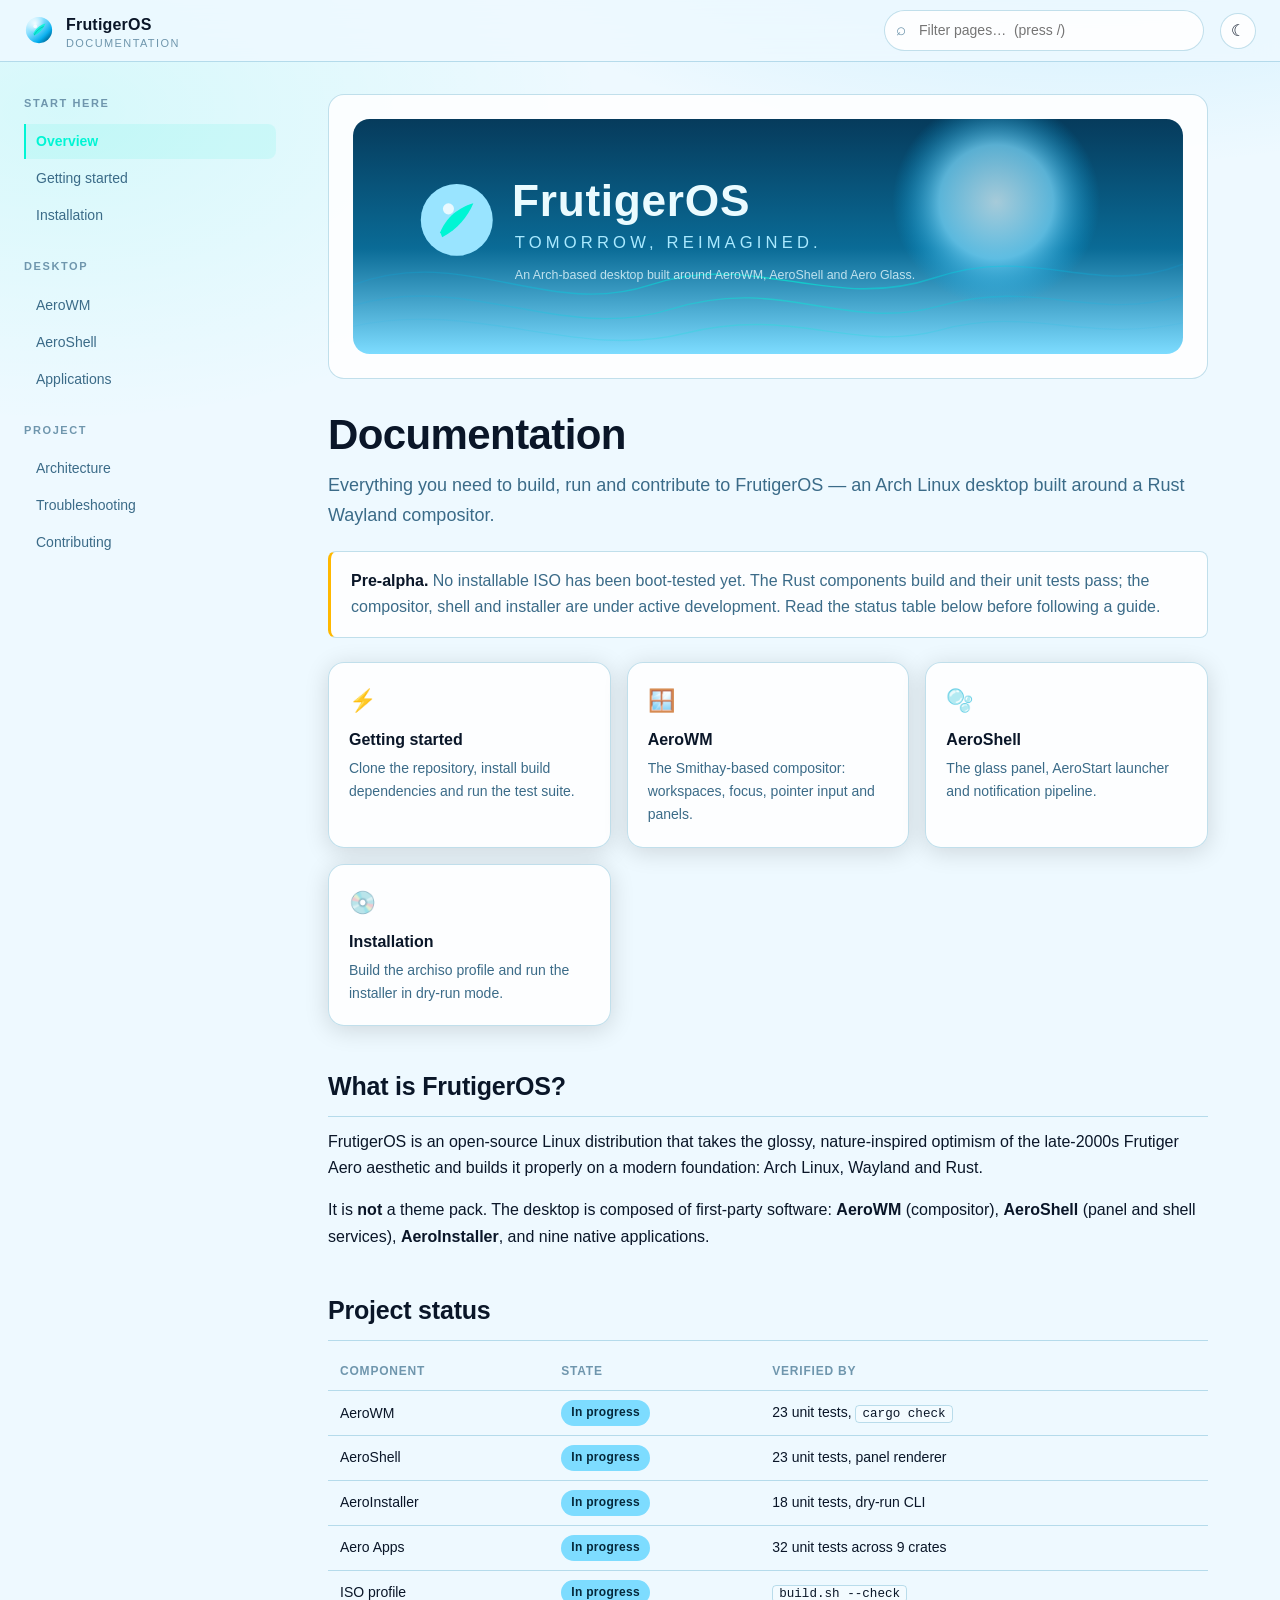
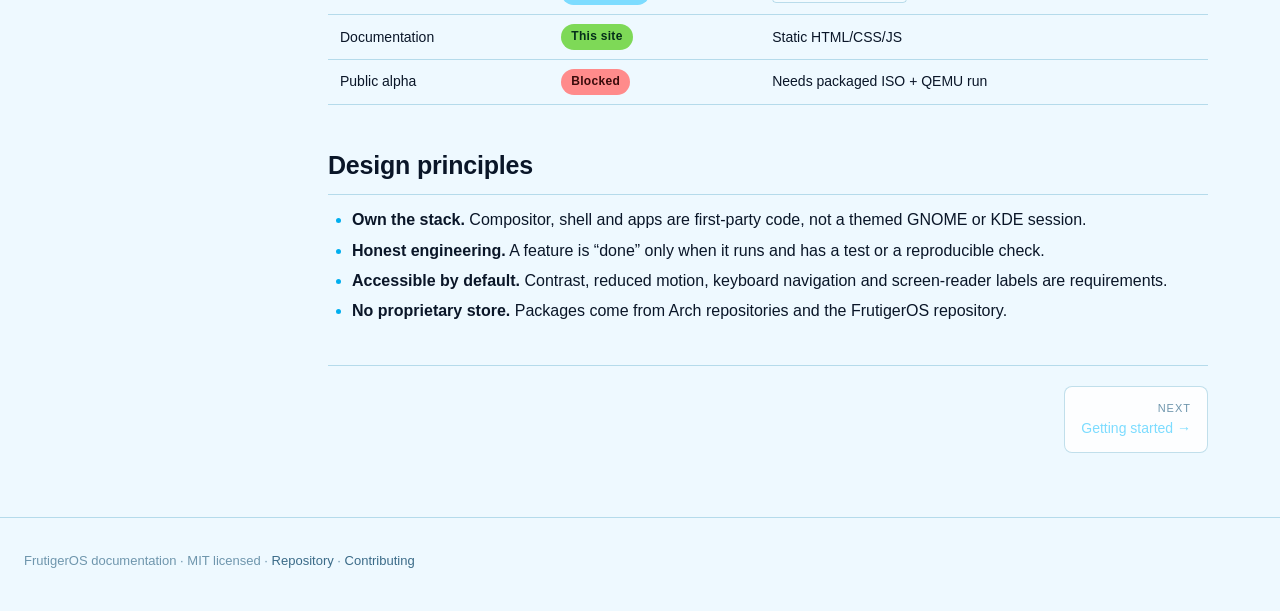
<file: frutigeros-docs/index.html>
<!doctype html>
<html lang="en">
<head>
  <meta charset="utf-8">
  <meta name="viewport" content="width=device-width, initial-scale=1">
  <title>FrutigerOS Documentation</title>
  <meta name="description" content="Documentation for FrutigerOS, AeroWM, AeroShell and the native Aero applications.">
  <link rel="icon" href="assets/logo.svg" type="image/svg+xml">
  <link rel="stylesheet" href="assets/style.css">
</head>
<body>
  <header class="topbar">
    <a class="brand" href="index.html">
      <img src="assets/logo.svg" alt="">
      <span>FrutigerOS<small>DOCUMENTATION</small></span>
    </a>
    <div class="topbar-spacer"></div>
    <div class="search"><input type="search" placeholder="Filter pages…  (press /)" aria-label="Filter navigation"></div>
    <button class="icon-button" data-theme-toggle type="button" aria-label="Toggle theme">☀</button>
    <button class="icon-button menu-button" data-menu-toggle type="button" aria-label="Open navigation" aria-expanded="false">☰</button>
  </header>

  <div class="layout">
    <aside class="sidebar">
      <div class="nav-group">
        <h2>Start here</h2>
        <ul>
          <li><a href="index.html" aria-current="page">Overview</a></li>
          <li><a href="pages/getting-started.html">Getting started</a></li>
          <li><a href="pages/installation.html">Installation</a></li>
        </ul>
      </div>
      <div class="nav-group">
        <h2>Desktop</h2>
        <ul>
          <li><a href="pages/aerowm.html">AeroWM</a></li>
          <li><a href="pages/aeroshell.html">AeroShell</a></li>
          <li><a href="pages/applications.html">Applications</a></li>
        </ul>
      </div>
      <div class="nav-group">
        <h2>Project</h2>
        <ul>
          <li><a href="pages/architecture.html">Architecture</a></li>
          <li><a href="pages/troubleshooting.html">Troubleshooting</a></li>
          <li><a href="pages/contributing.html">Contributing</a></li>
        </ul>
      </div>
    </aside>

    <main class="content">
      <div class="hero reveal">
        <img src="assets/banner.svg" alt="FrutigerOS — Tomorrow, Reimagined. An Arch-based desktop built around AeroWM, AeroShell and Aero Glass.">
      </div>

      <h1>Documentation</h1>
      <p class="lede">Everything you need to build, run and contribute to FrutigerOS — an Arch Linux desktop built around a Rust Wayland compositor.</p>

      <div class="note warn">
        <strong>Pre-alpha.</strong> No installable ISO has been boot-tested yet. The Rust
        components build and their unit tests pass; the compositor, shell and installer are
        under active development. Read the status table below before following a guide.
      </div>

      <div class="cards">
        <a class="card" href="pages/getting-started.html">
          <div class="card-icon">⚡</div>
          <h3>Getting started</h3>
          <p>Clone the repository, install build dependencies and run the test suite.</p>
        </a>
        <a class="card" href="pages/aerowm.html">
          <div class="card-icon">🪟</div>
          <h3>AeroWM</h3>
          <p>The Smithay-based compositor: workspaces, focus, pointer input and panels.</p>
        </a>
        <a class="card" href="pages/aeroshell.html">
          <div class="card-icon">🫧</div>
          <h3>AeroShell</h3>
          <p>The glass panel, AeroStart launcher and notification pipeline.</p>
        </a>
        <a class="card" href="pages/installation.html">
          <div class="card-icon">💿</div>
          <h3>Installation</h3>
          <p>Build the archiso profile and run the installer in dry-run mode.</p>
        </a>
      </div>

      <h2>What is FrutigerOS?</h2>
      <p>
        FrutigerOS is an open-source Linux distribution that takes the glossy,
        nature-inspired optimism of the late-2000s Frutiger Aero aesthetic and builds it
        properly on a modern foundation: Arch Linux, Wayland and Rust.
      </p>
      <p>
        It is <strong>not</strong> a theme pack. The desktop is composed of first-party
        software: <strong>AeroWM</strong> (compositor), <strong>AeroShell</strong> (panel and
        shell services), <strong>AeroInstaller</strong>, and nine native applications.
      </p>

      <h2>Project status</h2>
      <table>
        <thead>
          <tr><th>Component</th><th>State</th><th>Verified by</th></tr>
        </thead>
        <tbody>
          <tr><td>AeroWM</td><td><span class="badge progress">In progress</span></td><td>23 unit tests, <code>cargo check</code></td></tr>
          <tr><td>AeroShell</td><td><span class="badge progress">In progress</span></td><td>23 unit tests, panel renderer</td></tr>
          <tr><td>AeroInstaller</td><td><span class="badge progress">In progress</span></td><td>18 unit tests, dry-run CLI</td></tr>
          <tr><td>Aero Apps</td><td><span class="badge progress">In progress</span></td><td>32 unit tests across 9 crates</td></tr>
          <tr><td>ISO profile</td><td><span class="badge progress">In progress</span></td><td><code>build.sh --check</code></td></tr>
          <tr><td>Documentation</td><td><span class="badge done">This site</span></td><td>Static HTML/CSS/JS</td></tr>
          <tr><td>Public alpha</td><td><span class="badge blocked">Blocked</span></td><td>Needs packaged ISO + QEMU run</td></tr>
        </tbody>
      </table>

      <h2>Design principles</h2>
      <ul>
        <li><strong>Own the stack.</strong> Compositor, shell and apps are first-party code, not a themed GNOME or KDE session.</li>
        <li><strong>Honest engineering.</strong> A feature is “done” only when it runs and has a test or a reproducible check.</li>
        <li><strong>Accessible by default.</strong> Contrast, reduced motion, keyboard navigation and screen-reader labels are requirements.</li>
        <li><strong>No proprietary store.</strong> Packages come from Arch repositories and the FrutigerOS repository.</li>
      </ul>

      <div class="page-nav">
        <a class="next" href="pages/getting-started.html"><span>Next</span>Getting started →</a>
      </div>
    </main>
  </div>

  <footer class="footer">
    FrutigerOS documentation · MIT licensed ·
    <a href="../README.md">Repository</a> ·
    <a href="pages/contributing.html">Contributing</a>
  </footer>

  <script src="assets/docs.js"></script>
</body>
</html>
</file>
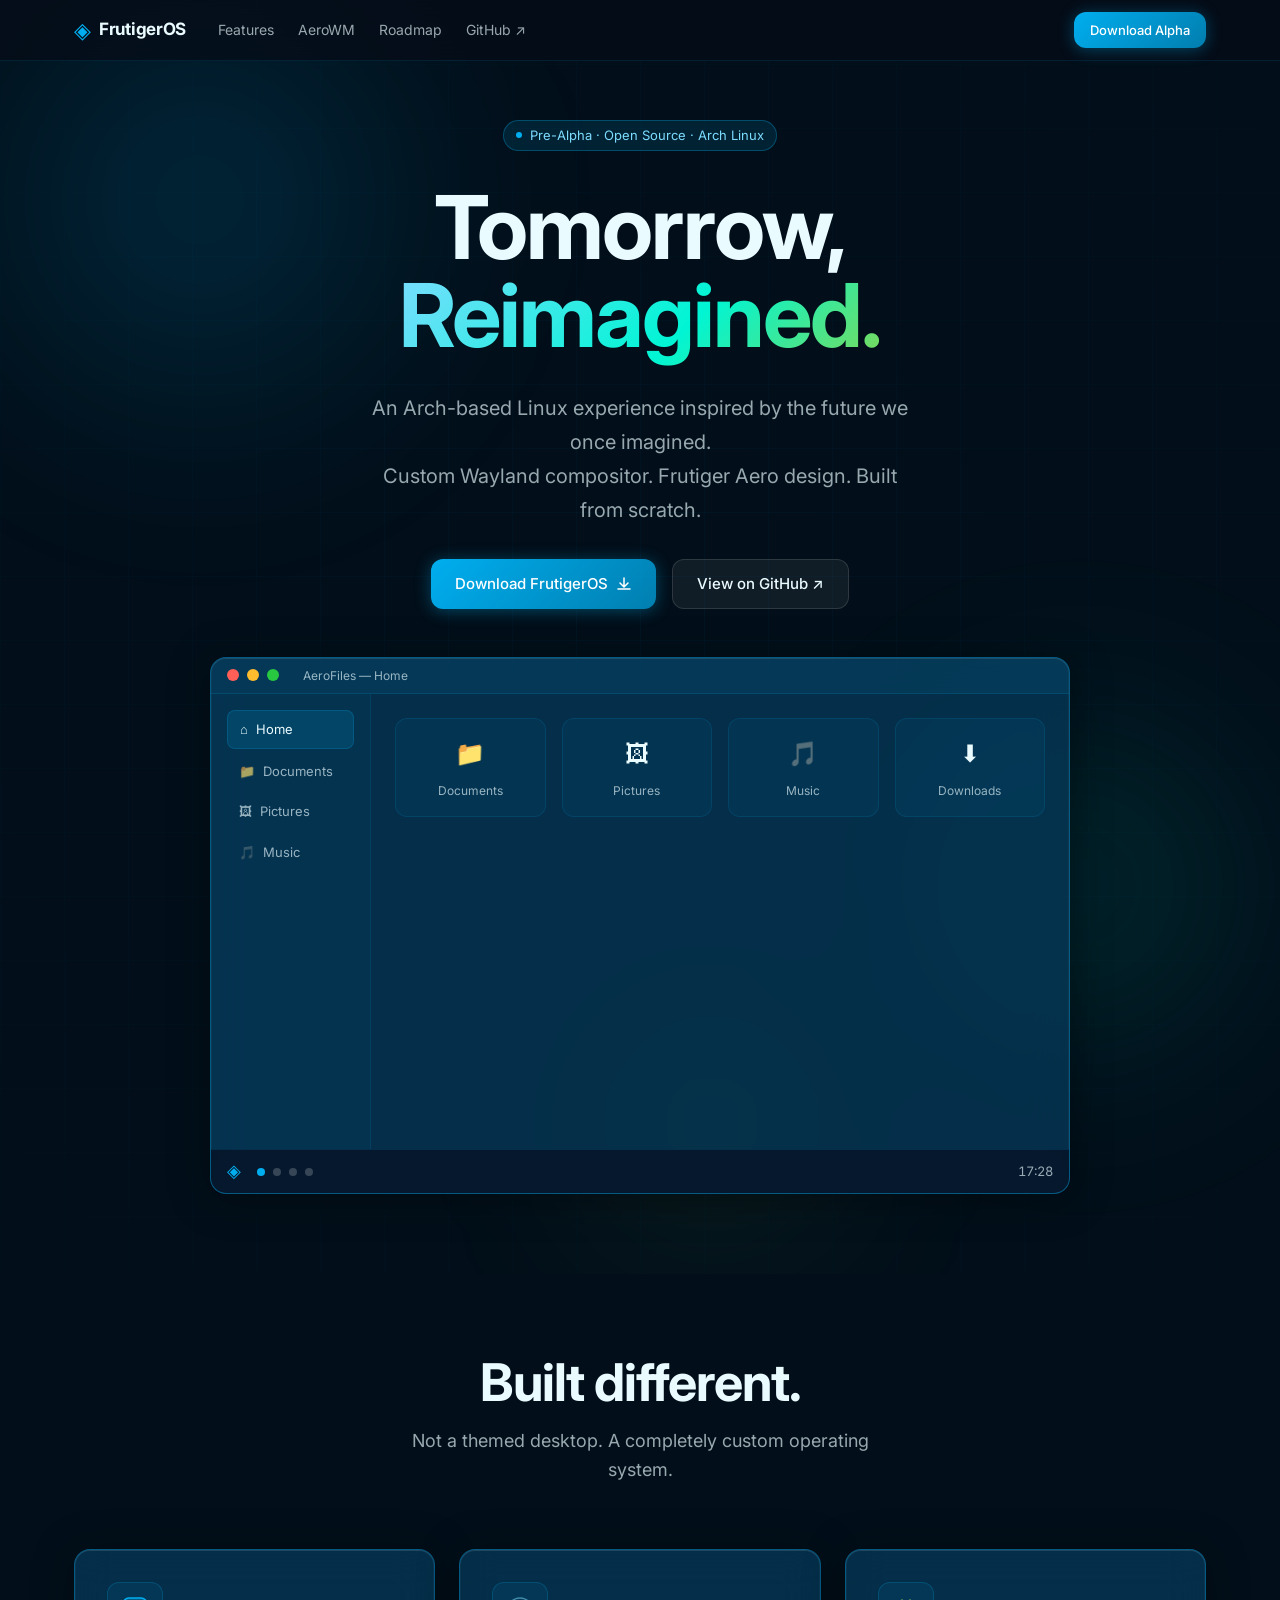
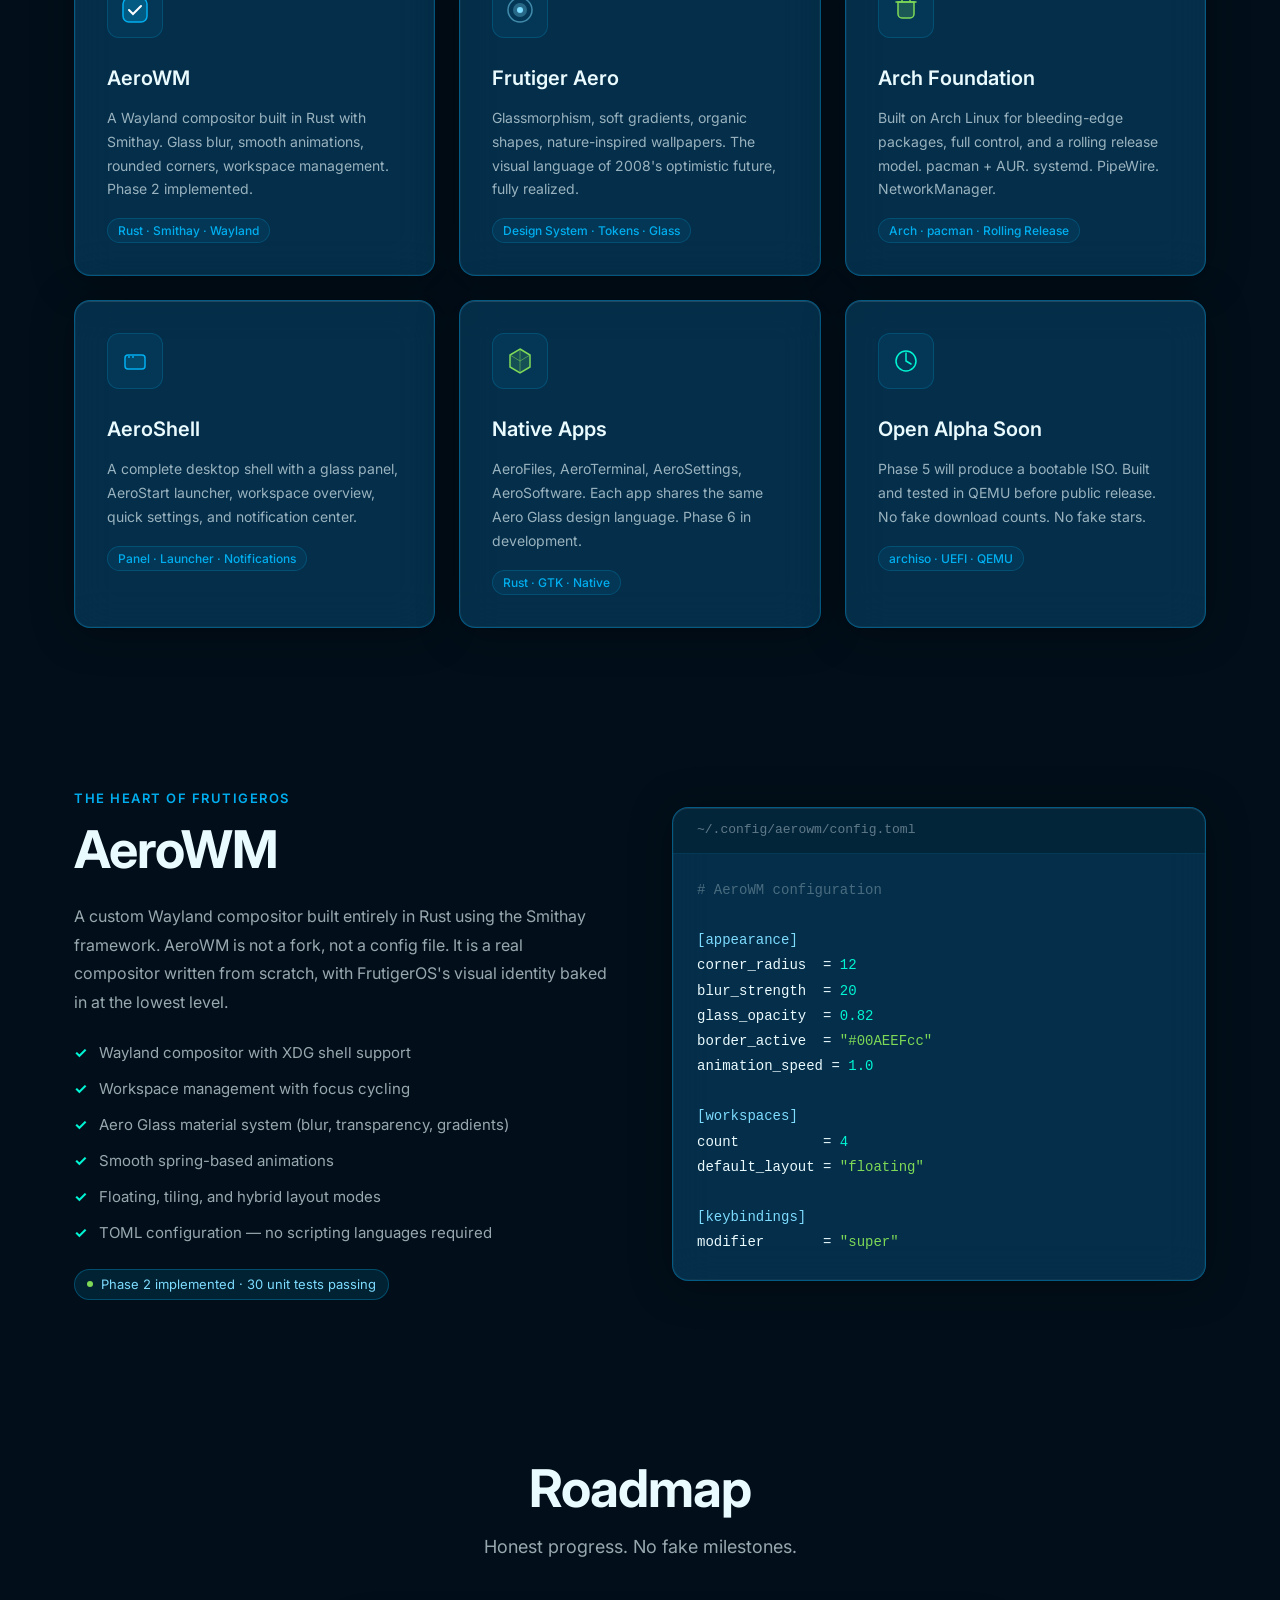
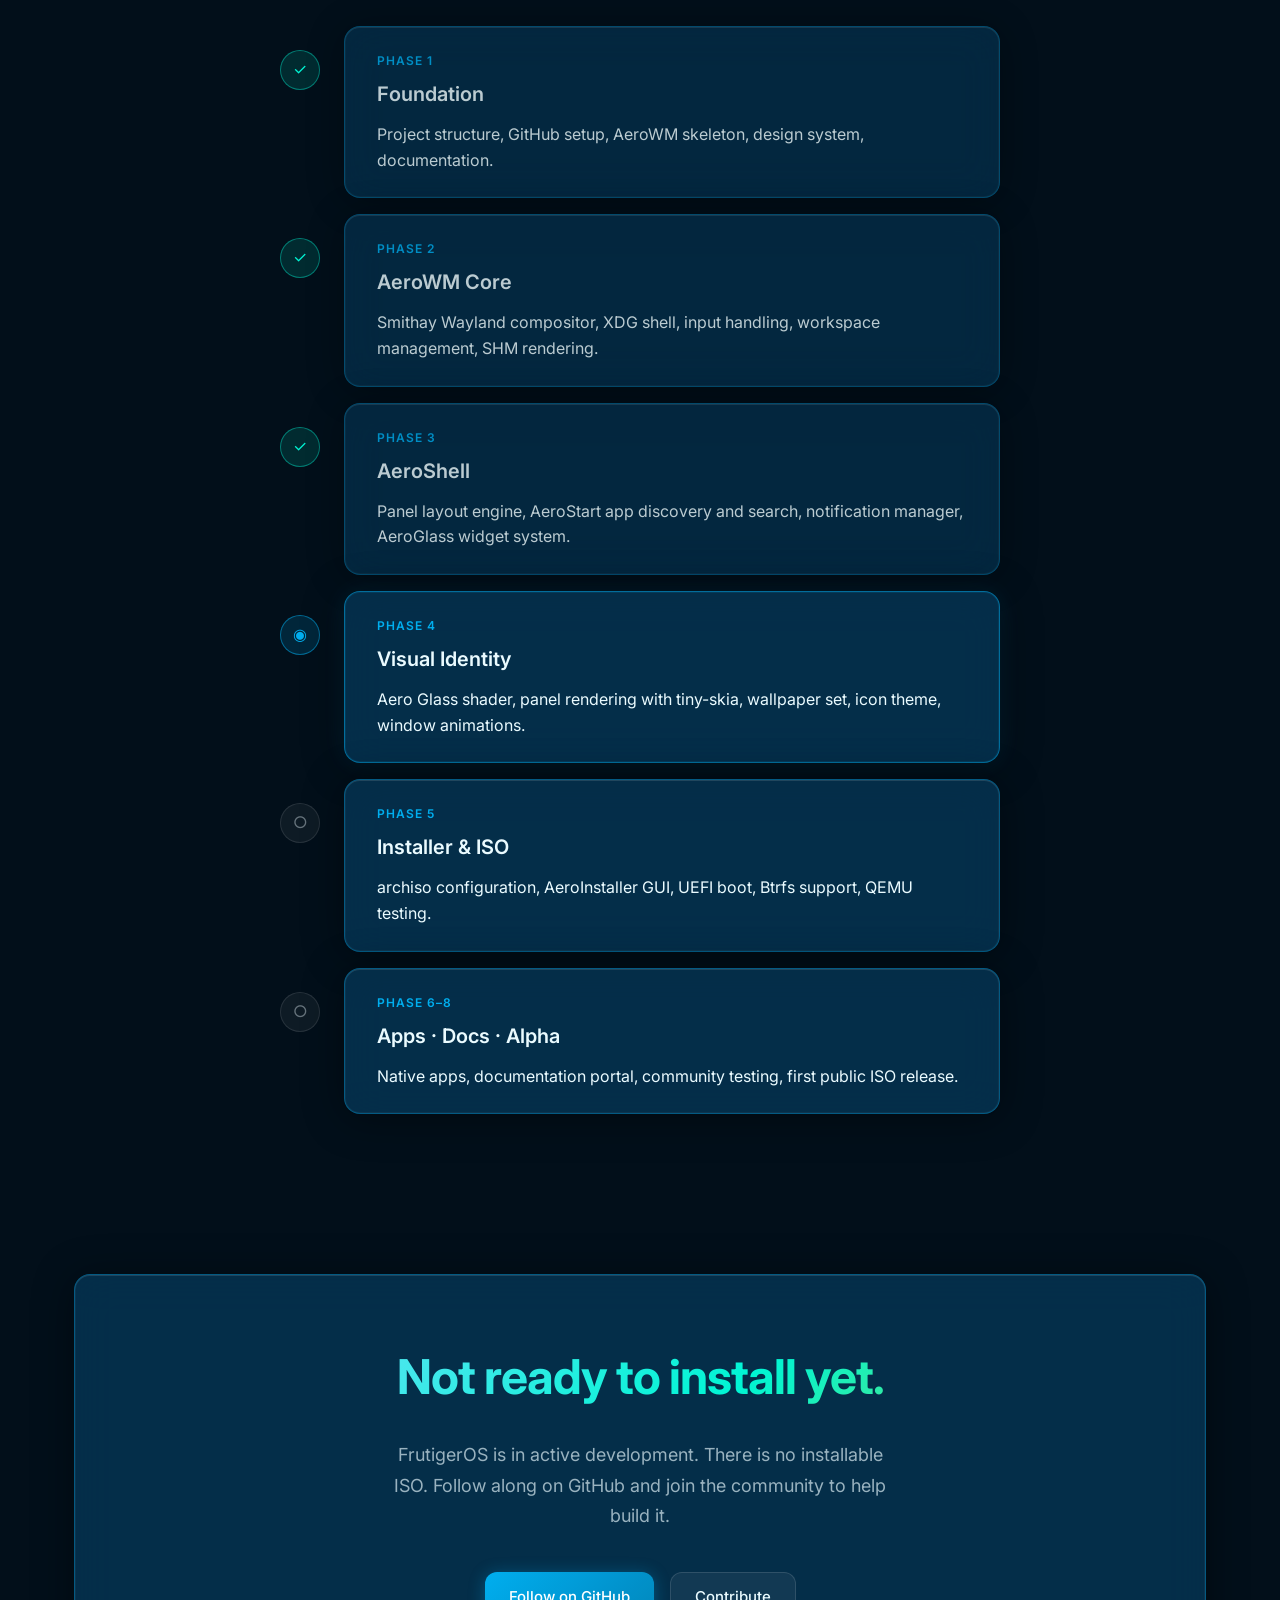
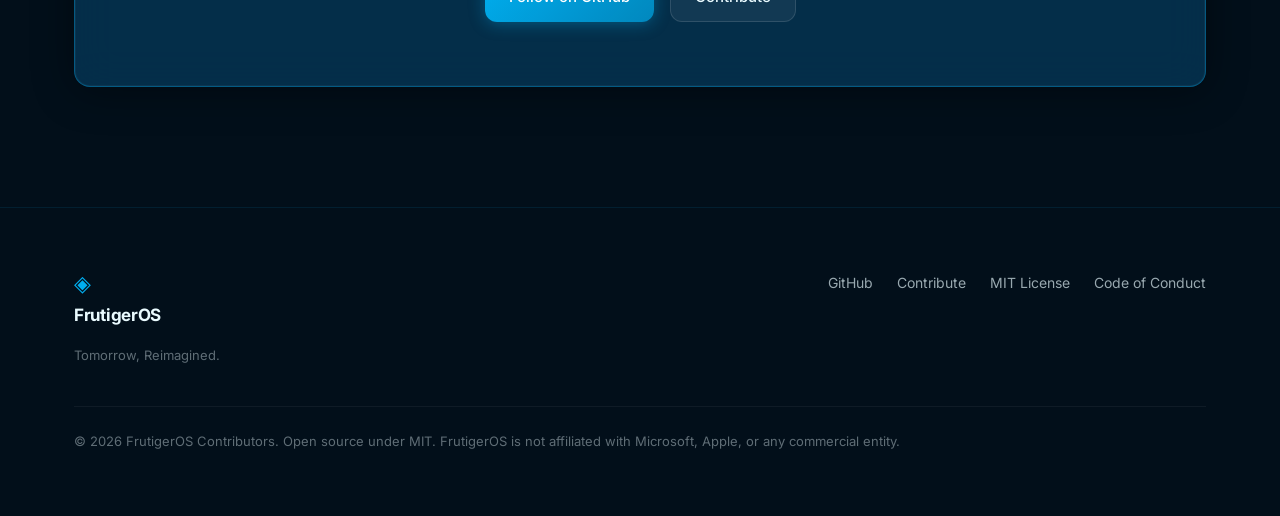
<file: frutigeros-website/index.html>
<!DOCTYPE html>
<html lang="en">
<head>
  <meta charset="UTF-8" />
  <meta name="viewport" content="width=device-width, initial-scale=1.0" />
  <title>FrutigerOS — Tomorrow, Reimagined.</title>
  <meta name="description" content="An Arch Linux distribution inspired by the Frutiger Aero aesthetic. The future that people imagined in 2008." />
  <meta property="og:title" content="FrutigerOS — Tomorrow, Reimagined." />
  <meta property="og:description" content="An Arch Linux distribution with a custom Wayland compositor and Frutiger Aero design." />
  <meta property="og:type" content="website" />
  <link rel="stylesheet" href="src/style.css" />
  <link rel="preconnect" href="https://fonts.googleapis.com" />
  <link rel="preconnect" href="https://fonts.gstatic.com" crossorigin />
  <link href="https://fonts.googleapis.com/css2?family=Inter:wght@400;500;600;700&display=swap" rel="stylesheet" />
</head>
<body>

<!-- ── Navigation ────────────────────────────────────────────────────────── -->
<nav class="nav glass-nav" aria-label="Primary navigation">
  <div class="nav-inner">
    <a href="#" class="nav-logo" aria-label="FrutigerOS home">
      <span class="logo-mark" aria-hidden="true">◈</span>
      <span class="logo-text">FrutigerOS</span>
    </a>
    <ul class="nav-links" role="list">
      <li><a href="#features">Features</a></li>
      <li><a href="#aerowm">AeroWM</a></li>
      <li><a href="#roadmap">Roadmap</a></li>
      <li><a href="https://github.com/frutigeros" target="_blank" rel="noopener">GitHub ↗</a></li>
    </ul>
    <a href="#download" class="btn btn-primary btn-sm">Download Alpha</a>
  </div>
</nav>

<!-- ── Hero ──────────────────────────────────────────────────────────────── -->
<section class="hero" aria-label="Hero section">
  <div class="hero-bg" aria-hidden="true">
    <div class="hero-orb hero-orb-1"></div>
    <div class="hero-orb hero-orb-2"></div>
    <div class="hero-orb hero-orb-3"></div>
    <div class="hero-grid"></div>
  </div>

  <div class="hero-content">
    <div class="hero-badge glass-badge">
      <span class="badge-dot" aria-hidden="true"></span>
      Pre-Alpha · Open Source · Arch Linux
    </div>

    <h1 class="hero-title">
      Tomorrow,<br />
      <span class="gradient-text">Reimagined.</span>
    </h1>

    <p class="hero-subtitle">
      An Arch-based Linux experience inspired by the future we once imagined.<br />
      Custom Wayland compositor. Frutiger Aero design. Built from scratch.
    </p>

    <div class="hero-actions">
      <a href="#download" class="btn btn-primary btn-lg">
        <span>Download FrutigerOS</span>
        <svg width="16" height="16" viewBox="0 0 16 16" fill="none" aria-hidden="true">
          <path d="M8 2v8M4 7l4 4 4-4M2 13h12" stroke="currentColor" stroke-width="1.5" stroke-linecap="round" stroke-linejoin="round"/>
        </svg>
      </a>
      <a href="https://github.com/frutigeros" target="_blank" rel="noopener" class="btn btn-ghost btn-lg">
        View on GitHub ↗
      </a>
    </div>

    <!-- Desktop mockup -->
    <div class="hero-mockup" aria-label="FrutigerOS desktop preview" role="img">
      <div class="mockup-screen glass-card">
        <div class="mockup-titlebar">
          <span class="titlebar-btn titlebar-close" aria-hidden="true"></span>
          <span class="titlebar-btn titlebar-min" aria-hidden="true"></span>
          <span class="titlebar-btn titlebar-max" aria-hidden="true"></span>
          <span class="titlebar-title">AeroFiles — Home</span>
        </div>
        <div class="mockup-body">
          <div class="mockup-sidebar">
            <div class="sidebar-item active">
              <span aria-hidden="true">⌂</span> Home
            </div>
            <div class="sidebar-item"><span aria-hidden="true">📁</span> Documents</div>
            <div class="sidebar-item"><span aria-hidden="true">🖼</span> Pictures</div>
            <div class="sidebar-item"><span aria-hidden="true">🎵</span> Music</div>
          </div>
          <div class="mockup-content">
            <div class="file-grid">
              <div class="file-item glass-item">
                <div class="file-icon" aria-hidden="true">📁</div>
                <div class="file-name">Documents</div>
              </div>
              <div class="file-item glass-item">
                <div class="file-icon" aria-hidden="true">🖼</div>
                <div class="file-name">Pictures</div>
              </div>
              <div class="file-item glass-item">
                <div class="file-icon" aria-hidden="true">🎵</div>
                <div class="file-name">Music</div>
              </div>
              <div class="file-item glass-item">
                <div class="file-icon" aria-hidden="true">⬇</div>
                <div class="file-name">Downloads</div>
              </div>
            </div>
          </div>
        </div>
        <!-- Taskbar -->
        <div class="mockup-panel glass-panel">
          <div class="panel-start" aria-label="Start button">◈</div>
          <div class="panel-workspaces" aria-label="Workspaces">
            <span class="ws-dot ws-active" aria-label="Workspace 1, active"></span>
            <span class="ws-dot" aria-label="Workspace 2"></span>
            <span class="ws-dot" aria-label="Workspace 3"></span>
            <span class="ws-dot" aria-label="Workspace 4"></span>
          </div>
          <div class="panel-spacer"></div>
          <div class="panel-clock" aria-label="System clock">14:32</div>
        </div>
      </div>
    </div>
  </div>
</section>

<!-- ── Features ──────────────────────────────────────────────────────────── -->
<section class="features section" id="features" aria-labelledby="features-heading">
  <div class="container">
    <div class="section-header">
      <h2 id="features-heading" class="section-title">Built different.</h2>
      <p class="section-subtitle">Not a themed desktop. A completely custom operating system.</p>
    </div>

    <div class="features-grid">

      <article class="feature-card glass-card">
        <div class="feature-icon" aria-hidden="true">
          <svg width="32" height="32" viewBox="0 0 32 32" fill="none">
            <rect x="4" y="4" width="24" height="24" rx="6" fill="url(#grad1)" opacity="0.3"/>
            <rect x="4" y="4" width="24" height="24" rx="6" stroke="url(#grad1)" stroke-width="1.5"/>
            <path d="M10 16l4 4 8-8" stroke="white" stroke-width="2" stroke-linecap="round"/>
            <defs>
              <linearGradient id="grad1" x1="4" y1="4" x2="28" y2="28">
                <stop offset="0%" stop-color="#00AEEF"/>
                <stop offset="100%" stop-color="#00F5D4"/>
              </linearGradient>
            </defs>
          </svg>
        </div>
        <h3 class="feature-title">AeroWM</h3>
        <p class="feature-desc">
          A Wayland compositor built in Rust with Smithay. Glass blur, smooth animations,
          rounded corners, workspace management. Phase 2 implemented.
        </p>
        <div class="feature-tag">Rust · Smithay · Wayland</div>
      </article>

      <article class="feature-card glass-card">
        <div class="feature-icon" aria-hidden="true">
          <svg width="32" height="32" viewBox="0 0 32 32" fill="none">
            <circle cx="16" cy="16" r="12" stroke="url(#grad2)" stroke-width="1.5" opacity="0.5"/>
            <circle cx="16" cy="16" r="7" fill="url(#grad2)" opacity="0.3"/>
            <circle cx="16" cy="16" r="3" fill="url(#grad2)"/>
            <defs>
              <linearGradient id="grad2" x1="4" y1="4" x2="28" y2="28">
                <stop offset="0%" stop-color="#7DDCFF"/>
                <stop offset="100%" stop-color="#00AEEF"/>
              </linearGradient>
            </defs>
          </svg>
        </div>
        <h3 class="feature-title">Frutiger Aero</h3>
        <p class="feature-desc">
          Glassmorphism, soft gradients, organic shapes, nature-inspired wallpapers.
          The visual language of 2008's optimistic future, fully realized.
        </p>
        <div class="feature-tag">Design System · Tokens · Glass</div>
      </article>

      <article class="feature-card glass-card">
        <div class="feature-icon" aria-hidden="true">
          <svg width="32" height="32" viewBox="0 0 32 32" fill="none">
            <path d="M8 8h16v12a4 4 0 01-4 4H12a4 4 0 01-4-4V8z" stroke="url(#grad3)" stroke-width="1.5" fill="url(#grad3)" fill-opacity="0.2"/>
            <path d="M6 8h20M12 8V6M20 8V6" stroke="url(#grad3)" stroke-width="1.5" stroke-linecap="round"/>
            <defs>
              <linearGradient id="grad3" x1="6" y1="6" x2="26" y2="24">
                <stop offset="0%" stop-color="#7ED957"/>
                <stop offset="100%" stop-color="#00F5D4"/>
              </linearGradient>
            </defs>
          </svg>
        </div>
        <h3 class="feature-title">Arch Foundation</h3>
        <p class="feature-desc">
          Built on Arch Linux for bleeding-edge packages, full control, and a rolling release
          model. pacman + AUR. systemd. PipeWire. NetworkManager.
        </p>
        <div class="feature-tag">Arch · pacman · Rolling Release</div>
      </article>

      <article class="feature-card glass-card">
        <div class="feature-icon" aria-hidden="true">
          <svg width="32" height="32" viewBox="0 0 32 32" fill="none">
            <rect x="6" y="10" width="20" height="14" rx="3" stroke="url(#grad4)" stroke-width="1.5" fill="url(#grad4)" fill-opacity="0.15"/>
            <path d="M6 14h20" stroke="url(#grad4)" stroke-width="1"/>
            <circle cx="10" cy="12" r="1" fill="url(#grad4)"/>
            <circle cx="14" cy="12" r="1" fill="url(#grad4)"/>
            <defs>
              <linearGradient id="grad4" x1="6" y1="10" x2="26" y2="24">
                <stop offset="0%" stop-color="#00AEEF"/>
                <stop offset="100%" stop-color="#7DDCFF"/>
              </linearGradient>
            </defs>
          </svg>
        </div>
        <h3 class="feature-title">AeroShell</h3>
        <p class="feature-desc">
          A complete desktop shell with a glass panel, AeroStart launcher,
          workspace overview, quick settings, and notification center.
        </p>
        <div class="feature-tag">Panel · Launcher · Notifications</div>
      </article>

      <article class="feature-card glass-card">
        <div class="feature-icon" aria-hidden="true">
          <svg width="32" height="32" viewBox="0 0 32 32" fill="none">
            <path d="M16 4l10 6v12l-10 6L6 22V10L16 4z" stroke="url(#grad5)" stroke-width="1.5" fill="url(#grad5)" fill-opacity="0.15"/>
            <path d="M16 4v24M6 10l10 6 10-6" stroke="url(#grad5)" stroke-width="1" opacity="0.5"/>
            <defs>
              <linearGradient id="grad5" x1="6" y1="4" x2="26" y2="28">
                <stop offset="0%" stop-color="#7ED957"/>
                <stop offset="100%" stop-color="#00AEEF"/>
              </linearGradient>
            </defs>
          </svg>
        </div>
        <h3 class="feature-title">Native Apps</h3>
        <p class="feature-desc">
          AeroFiles, AeroTerminal, AeroSettings, AeroSoftware. Each app shares
          the same Aero Glass design language. Phase 6 in development.
        </p>
        <div class="feature-tag">Rust · GTK · Native</div>
      </article>

      <article class="feature-card glass-card">
        <div class="feature-icon" aria-hidden="true">
          <svg width="32" height="32" viewBox="0 0 32 32" fill="none">
            <circle cx="16" cy="16" r="10" stroke="url(#grad6)" stroke-width="1.5" fill="none"/>
            <path d="M16 8v8l5 3" stroke="url(#grad6)" stroke-width="1.5" stroke-linecap="round"/>
            <defs>
              <linearGradient id="grad6" x1="6" y1="6" x2="26" y2="26">
                <stop offset="0%" stop-color="#00F5D4"/>
                <stop offset="100%" stop-color="#00AEEF"/>
              </linearGradient>
            </defs>
          </svg>
        </div>
        <h3 class="feature-title">Open Alpha Soon</h3>
        <p class="feature-desc">
          Phase 5 will produce a bootable ISO. Built and tested in QEMU before
          public release. No fake download counts. No fake stars.
        </p>
        <div class="feature-tag">archiso · UEFI · QEMU</div>
      </article>

    </div>
  </div>
</section>

<!-- ── AeroWM ─────────────────────────────────────────────────────────────── -->
<section class="aerowm-section section" id="aerowm" aria-labelledby="aerowm-heading">
  <div class="container">
    <div class="aerowm-layout">
      <div class="aerowm-text">
        <div class="section-eyebrow">The Heart of FrutigerOS</div>
        <h2 id="aerowm-heading" class="section-title">AeroWM</h2>
        <p class="aerowm-desc">
          A custom Wayland compositor built entirely in Rust using the Smithay framework.
          AeroWM is not a fork, not a config file. It is a real compositor written
          from scratch, with FrutigerOS's visual identity baked in at the lowest level.
        </p>

        <ul class="aerowm-features" role="list">
          <li>
            <span class="check-icon" aria-hidden="true">✓</span>
            Wayland compositor with XDG shell support
          </li>
          <li>
            <span class="check-icon" aria-hidden="true">✓</span>
            Workspace management with focus cycling
          </li>
          <li>
            <span class="check-icon" aria-hidden="true">✓</span>
            Aero Glass material system (blur, transparency, gradients)
          </li>
          <li>
            <span class="check-icon" aria-hidden="true">✓</span>
            Smooth spring-based animations
          </li>
          <li>
            <span class="check-icon" aria-hidden="true">✓</span>
            Floating, tiling, and hybrid layout modes
          </li>
          <li>
            <span class="check-icon" aria-hidden="true">✓</span>
            TOML configuration — no scripting languages required
          </li>
        </ul>

        <div class="aerowm-status glass-badge">
          <span class="badge-dot badge-dot-green" aria-hidden="true"></span>
          Phase 2 implemented · 30 unit tests passing
        </div>
      </div>

      <div class="aerowm-code-panel glass-card" aria-label="AeroWM configuration example">
        <div class="code-header">
          <span class="code-lang">~/.config/aerowm/config.toml</span>
        </div>
        <pre class="code-block"><code><span class="tok-comment"># AeroWM configuration</span>

<span class="tok-section">[appearance]</span>
<span class="tok-key">corner_radius</span>  = <span class="tok-num">12</span>
<span class="tok-key">blur_strength</span>  = <span class="tok-num">20</span>
<span class="tok-key">glass_opacity</span>  = <span class="tok-num">0.82</span>
<span class="tok-key">border_active</span>  = <span class="tok-str">"#00AEEFcc"</span>
<span class="tok-key">animation_speed</span> = <span class="tok-num">1.0</span>

<span class="tok-section">[workspaces]</span>
<span class="tok-key">count</span>          = <span class="tok-num">4</span>
<span class="tok-key">default_layout</span> = <span class="tok-str">"floating"</span>

<span class="tok-section">[keybindings]</span>
<span class="tok-key">modifier</span>       = <span class="tok-str">"super"</span></code></pre>
      </div>
    </div>
  </div>
</section>

<!-- ── Roadmap ────────────────────────────────────────────────────────────── -->
<section class="roadmap-section section" id="roadmap" aria-labelledby="roadmap-heading">
  <div class="container">
    <div class="section-header">
      <h2 id="roadmap-heading" class="section-title">Roadmap</h2>
      <p class="section-subtitle">Honest progress. No fake milestones.</p>
    </div>

    <div class="roadmap-timeline" role="list">

      <div class="roadmap-item roadmap-done" role="listitem">
        <div class="roadmap-marker done" aria-label="Complete">✓</div>
        <div class="roadmap-content glass-card">
          <div class="roadmap-phase">Phase 1</div>
          <h3 class="roadmap-title">Foundation</h3>
          <p>Project structure, GitHub setup, AeroWM skeleton, design system, documentation.</p>
        </div>
      </div>

      <div class="roadmap-item roadmap-done" role="listitem">
        <div class="roadmap-marker done" aria-label="Complete">✓</div>
        <div class="roadmap-content glass-card">
          <div class="roadmap-phase">Phase 2</div>
          <h3 class="roadmap-title">AeroWM Core</h3>
          <p>Smithay Wayland compositor, XDG shell, input handling, workspace management, SHM rendering.</p>
        </div>
      </div>

      <div class="roadmap-item roadmap-done" role="listitem">
        <div class="roadmap-marker done" aria-label="Complete">✓</div>
        <div class="roadmap-content glass-card">
          <div class="roadmap-phase">Phase 3</div>
          <h3 class="roadmap-title">AeroShell</h3>
          <p>Panel layout engine, AeroStart app discovery and search, notification manager, AeroGlass widget system.</p>
        </div>
      </div>

      <div class="roadmap-item roadmap-active" role="listitem">
        <div class="roadmap-marker active" aria-label="In progress">◉</div>
        <div class="roadmap-content glass-card glass-card-active">
          <div class="roadmap-phase">Phase 4</div>
          <h3 class="roadmap-title">Visual Identity</h3>
          <p>Aero Glass shader, panel rendering with tiny-skia, wallpaper set, icon theme, window animations.</p>
        </div>
      </div>

      <div class="roadmap-item" role="listitem">
        <div class="roadmap-marker" aria-label="Planned">○</div>
        <div class="roadmap-content glass-card">
          <div class="roadmap-phase">Phase 5</div>
          <h3 class="roadmap-title">Installer &amp; ISO</h3>
          <p>archiso configuration, AeroInstaller GUI, UEFI boot, Btrfs support, QEMU testing.</p>
        </div>
      </div>

      <div class="roadmap-item" role="listitem">
        <div class="roadmap-marker" aria-label="Planned">○</div>
        <div class="roadmap-content glass-card">
          <div class="roadmap-phase">Phase 6–8</div>
          <h3 class="roadmap-title">Apps · Docs · Alpha</h3>
          <p>Native apps, documentation portal, community testing, first public ISO release.</p>
        </div>
      </div>

    </div>
  </div>
</section>

<!-- ── Download ───────────────────────────────────────────────────────────── -->
<section class="download-section section" id="download" aria-labelledby="download-heading">
  <div class="container">
    <div class="download-card glass-card">
      <h2 id="download-heading" class="download-title gradient-text">Not ready to install yet.</h2>
      <p class="download-sub">
        FrutigerOS is in active development. There is no installable ISO.
        Follow along on GitHub and join the community to help build it.
      </p>
      <div class="download-actions">
        <a href="https://github.com/frutigeros" target="_blank" rel="noopener" class="btn btn-primary btn-lg">
          Follow on GitHub
        </a>
        <a href="https://github.com/frutigeros/frutigeros/blob/main/CONTRIBUTING.md" target="_blank" rel="noopener" class="btn btn-ghost btn-lg">
          Contribute
        </a>
      </div>
    </div>
  </div>
</section>

<!-- ── Footer ─────────────────────────────────────────────────────────────── -->
<footer class="footer" role="contentinfo">
  <div class="container">
    <div class="footer-inner">
      <div class="footer-brand">
        <span class="logo-mark" aria-hidden="true">◈</span>
        <span class="logo-text">FrutigerOS</span>
        <p class="footer-tagline">Tomorrow, Reimagined.</p>
      </div>
      <nav class="footer-links" aria-label="Footer navigation">
        <a href="https://github.com/frutigeros" target="_blank" rel="noopener">GitHub</a>
        <a href="https://github.com/frutigeros/frutigeros/blob/main/CONTRIBUTING.md" target="_blank" rel="noopener">Contribute</a>
        <a href="https://github.com/frutigeros/frutigeros/blob/main/LICENSE" target="_blank" rel="noopener">MIT License</a>
        <a href="https://github.com/frutigeros/frutigeros/blob/main/CODE_OF_CONDUCT.md" target="_blank" rel="noopener">Code of Conduct</a>
      </nav>
    </div>
    <p class="footer-copy">
      © 2026 FrutigerOS Contributors. Open source under MIT.
      FrutigerOS is not affiliated with Microsoft, Apple, or any commercial entity.
    </p>
  </div>
</footer>

<script src="src/app.js"></script>
</body>
</html>
</file>
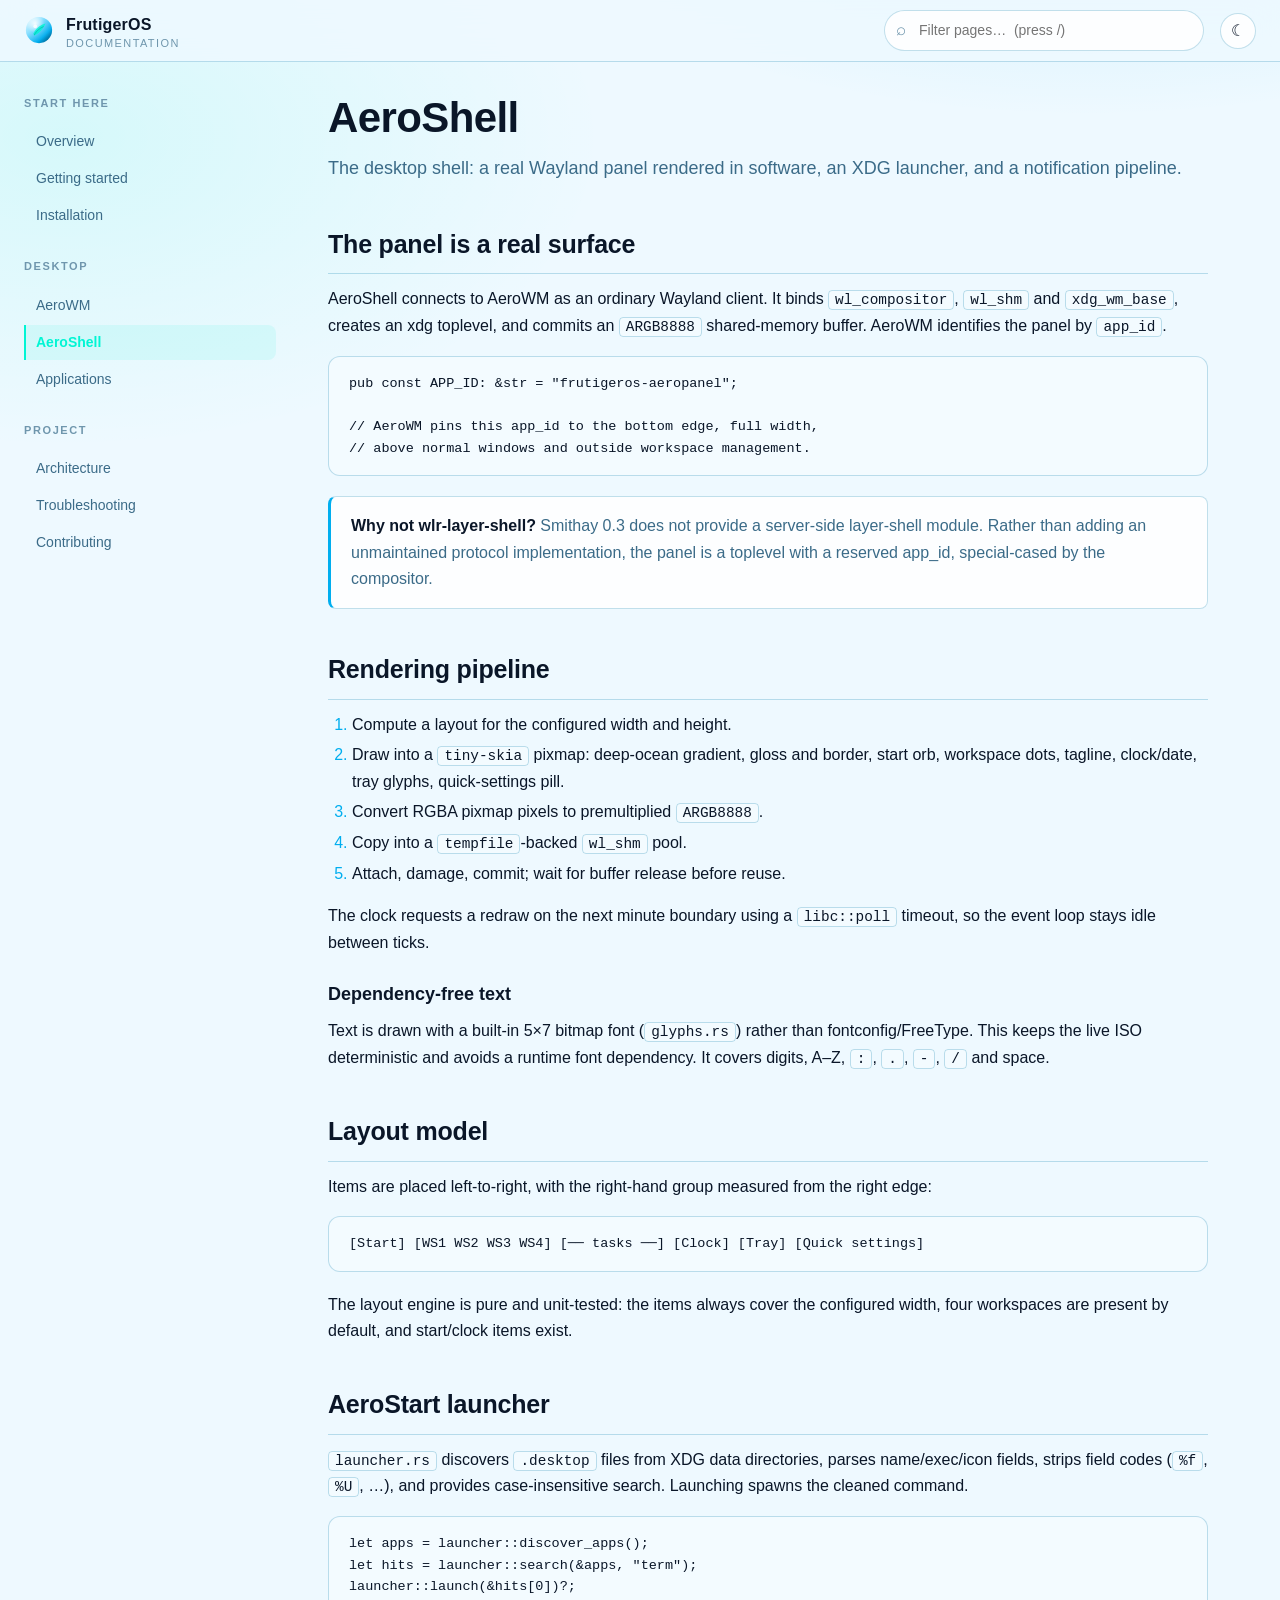
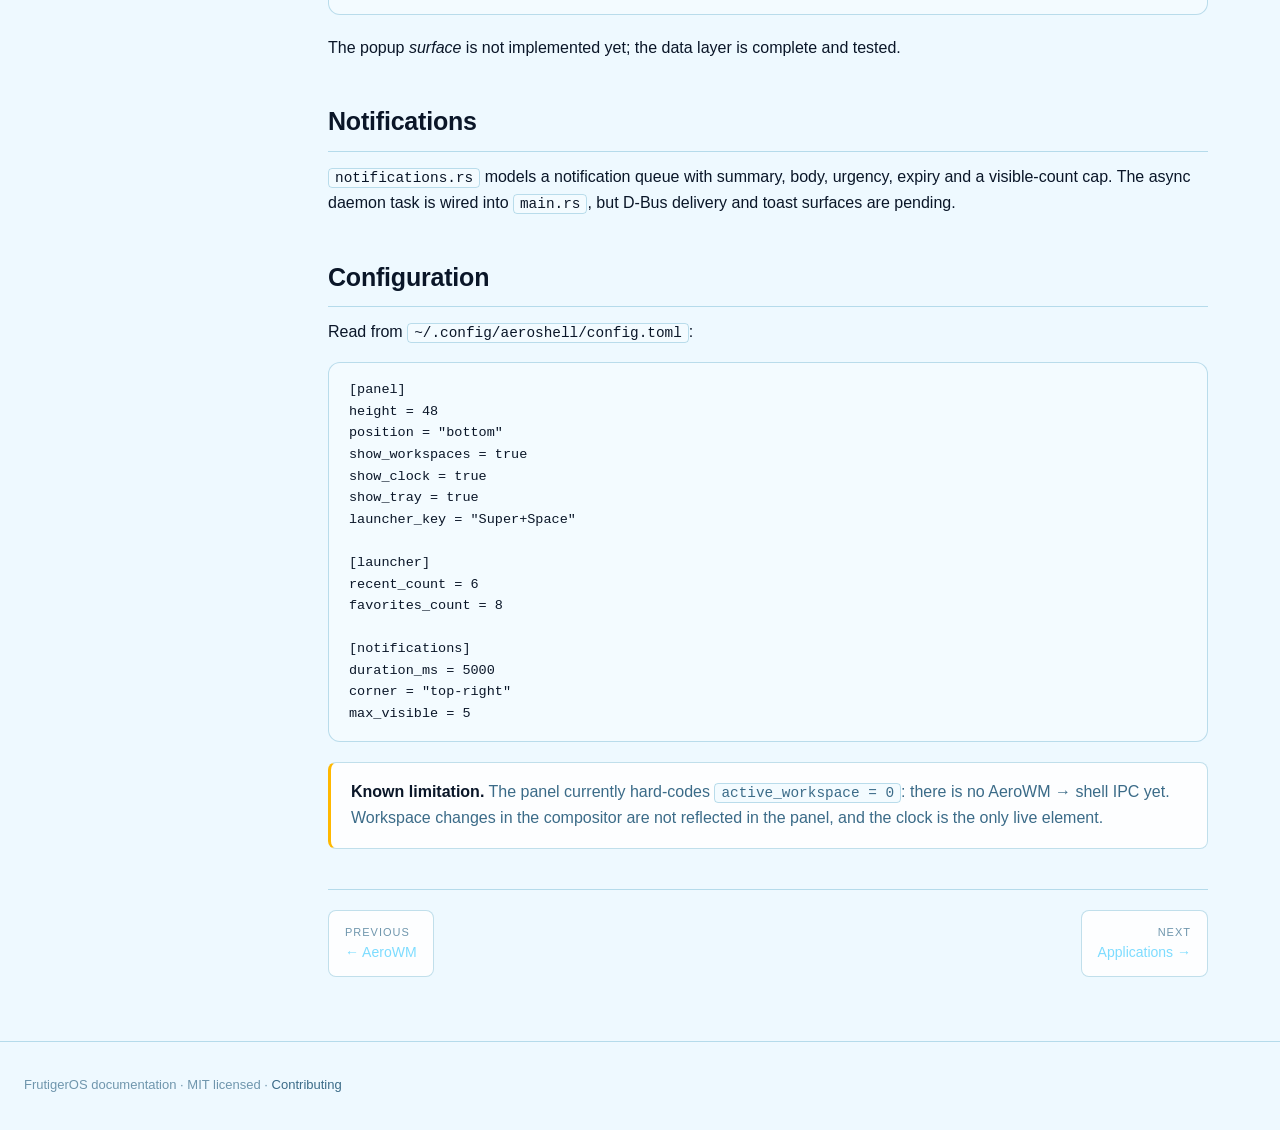
<file: frutigeros-docs/pages/aeroshell.html>
<!doctype html>
<html lang="en">
<head>
  <meta charset="utf-8">
  <meta name="viewport" content="width=device-width, initial-scale=1">
  <title>AeroShell — FrutigerOS Docs</title>
  <meta name="description" content="AeroShell panel client, tiny-skia renderer, launcher and notifications.">
  <link rel="icon" href="../assets/logo.svg" type="image/svg+xml">
  <link rel="stylesheet" href="../assets/style.css">
</head>
<body>
  <header class="topbar">
    <a class="brand" href="../index.html"><img src="../assets/logo.svg" alt=""><span>FrutigerOS<small>DOCUMENTATION</small></span></a>
    <div class="topbar-spacer"></div>
    <div class="search"><input type="search" placeholder="Filter pages…  (press /)" aria-label="Filter navigation"></div>
    <button class="icon-button" data-theme-toggle type="button" aria-label="Toggle theme">☀</button>
    <button class="icon-button menu-button" data-menu-toggle type="button" aria-label="Open navigation" aria-expanded="false">☰</button>
  </header>

  <div class="layout">
    <aside class="sidebar">
      <div class="nav-group"><h2>Start here</h2><ul>
        <li><a href="../index.html">Overview</a></li>
        <li><a href="getting-started.html">Getting started</a></li>
        <li><a href="installation.html">Installation</a></li>
      </ul></div>
      <div class="nav-group"><h2>Desktop</h2><ul>
        <li><a href="aerowm.html">AeroWM</a></li>
        <li><a href="aeroshell.html" aria-current="page">AeroShell</a></li>
        <li><a href="applications.html">Applications</a></li>
      </ul></div>
      <div class="nav-group"><h2>Project</h2><ul>
        <li><a href="architecture.html">Architecture</a></li>
        <li><a href="troubleshooting.html">Troubleshooting</a></li>
        <li><a href="contributing.html">Contributing</a></li>
      </ul></div>
    </aside>

    <main class="content">
      <h1>AeroShell</h1>
      <p class="lede">The desktop shell: a real Wayland panel rendered in software, an XDG launcher, and a notification pipeline.</p>

      <h2>The panel is a real surface</h2>
      <p>
        AeroShell connects to AeroWM as an ordinary Wayland client. It binds
        <code>wl_compositor</code>, <code>wl_shm</code> and <code>xdg_wm_base</code>, creates
        an xdg toplevel, and commits an <code>ARGB8888</code> shared-memory buffer. AeroWM
        identifies the panel by <code>app_id</code>.
      </p>
      <pre><code>pub const APP_ID: &amp;str = "frutigeros-aeropanel";

// AeroWM pins this app_id to the bottom edge, full width,
// above normal windows and outside workspace management.</code></pre>

      <div class="note">
        <strong>Why not wlr-layer-shell?</strong> Smithay 0.3 does not provide a server-side
        layer-shell module. Rather than adding an unmaintained protocol implementation, the
        panel is a toplevel with a reserved app_id, special-cased by the compositor.
      </div>

      <h2>Rendering pipeline</h2>
      <ol>
        <li>Compute a layout for the configured width and height.</li>
        <li>Draw into a <code>tiny-skia</code> pixmap: deep-ocean gradient, gloss and border, start orb, workspace dots, tagline, clock/date, tray glyphs, quick-settings pill.</li>
        <li>Convert RGBA pixmap pixels to premultiplied <code>ARGB8888</code>.</li>
        <li>Copy into a <code>tempfile</code>-backed <code>wl_shm</code> pool.</li>
        <li>Attach, damage, commit; wait for buffer release before reuse.</li>
      </ol>
      <p>The clock requests a redraw on the next minute boundary using a <code>libc::poll</code> timeout, so the event loop stays idle between ticks.</p>

      <h3>Dependency-free text</h3>
      <p>
        Text is drawn with a built-in 5×7 bitmap font (<code>glyphs.rs</code>) rather than
        fontconfig/FreeType. This keeps the live ISO deterministic and avoids a runtime font
        dependency. It covers digits, A–Z, <code>:</code>, <code>.</code>, <code>-</code>,
        <code>/</code> and space.
      </p>

      <h2>Layout model</h2>
      <p>Items are placed left-to-right, with the right-hand group measured from the right edge:</p>
      <pre><code>[Start] [WS1 WS2 WS3 WS4] [── tasks ──] [Clock] [Tray] [Quick settings]</code></pre>
      <p>The layout engine is pure and unit-tested: the items always cover the configured width, four workspaces are present by default, and start/clock items exist.</p>

      <h2>AeroStart launcher</h2>
      <p><code>launcher.rs</code> discovers <code>.desktop</code> files from XDG data directories, parses name/exec/icon fields, strips field codes (<code>%f</code>, <code>%U</code>, …), and provides case-insensitive search. Launching spawns the cleaned command.</p>
      <pre><code>let apps = launcher::discover_apps();
let hits = launcher::search(&amp;apps, "term");
launcher::launch(&amp;hits[0])?;</code></pre>
      <p>The popup <em>surface</em> is not implemented yet; the data layer is complete and tested.</p>

      <h2>Notifications</h2>
      <p><code>notifications.rs</code> models a notification queue with summary, body, urgency, expiry and a visible-count cap. The async daemon task is wired into <code>main.rs</code>, but D-Bus delivery and toast surfaces are pending.</p>

      <h2>Configuration</h2>
      <p>Read from <code>~/.config/aeroshell/config.toml</code>:</p>
      <pre><code>[panel]
height = 48
position = "bottom"
show_workspaces = true
show_clock = true
show_tray = true
launcher_key = "Super+Space"

[launcher]
recent_count = 6
favorites_count = 8

[notifications]
duration_ms = 5000
corner = "top-right"
max_visible = 5</code></pre>

      <div class="note warn">
        <strong>Known limitation.</strong> The panel currently hard-codes
        <code>active_workspace = 0</code>: there is no AeroWM → shell IPC yet. Workspace changes
        in the compositor are not reflected in the panel, and the clock is the only live
        element.
      </div>

      <div class="page-nav">
        <a href="aerowm.html"><span>Previous</span>← AeroWM</a>
        <a class="next" href="applications.html"><span>Next</span>Applications →</a>
      </div>
    </main>
  </div>

  <footer class="footer">FrutigerOS documentation · MIT licensed · <a href="contributing.html">Contributing</a></footer>
  <script src="../assets/docs.js"></script>
</body>
</html>
</file>
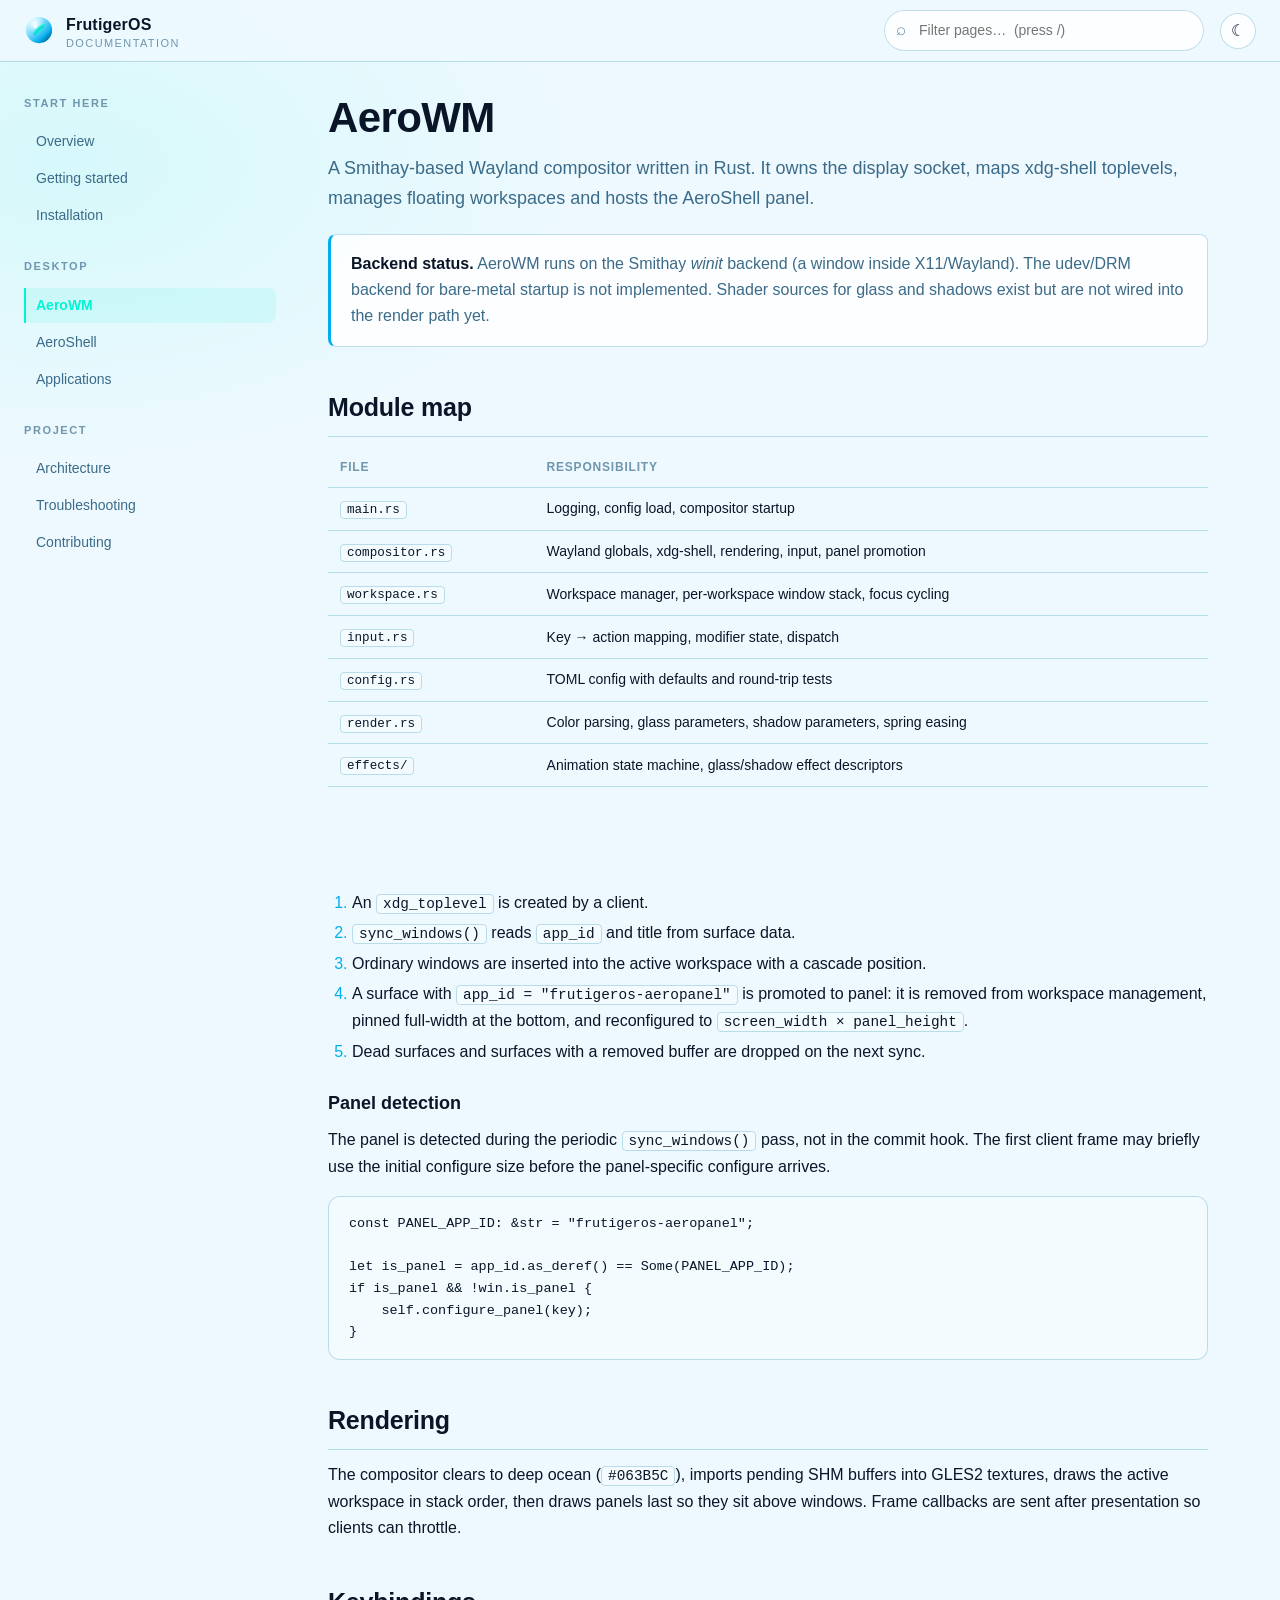
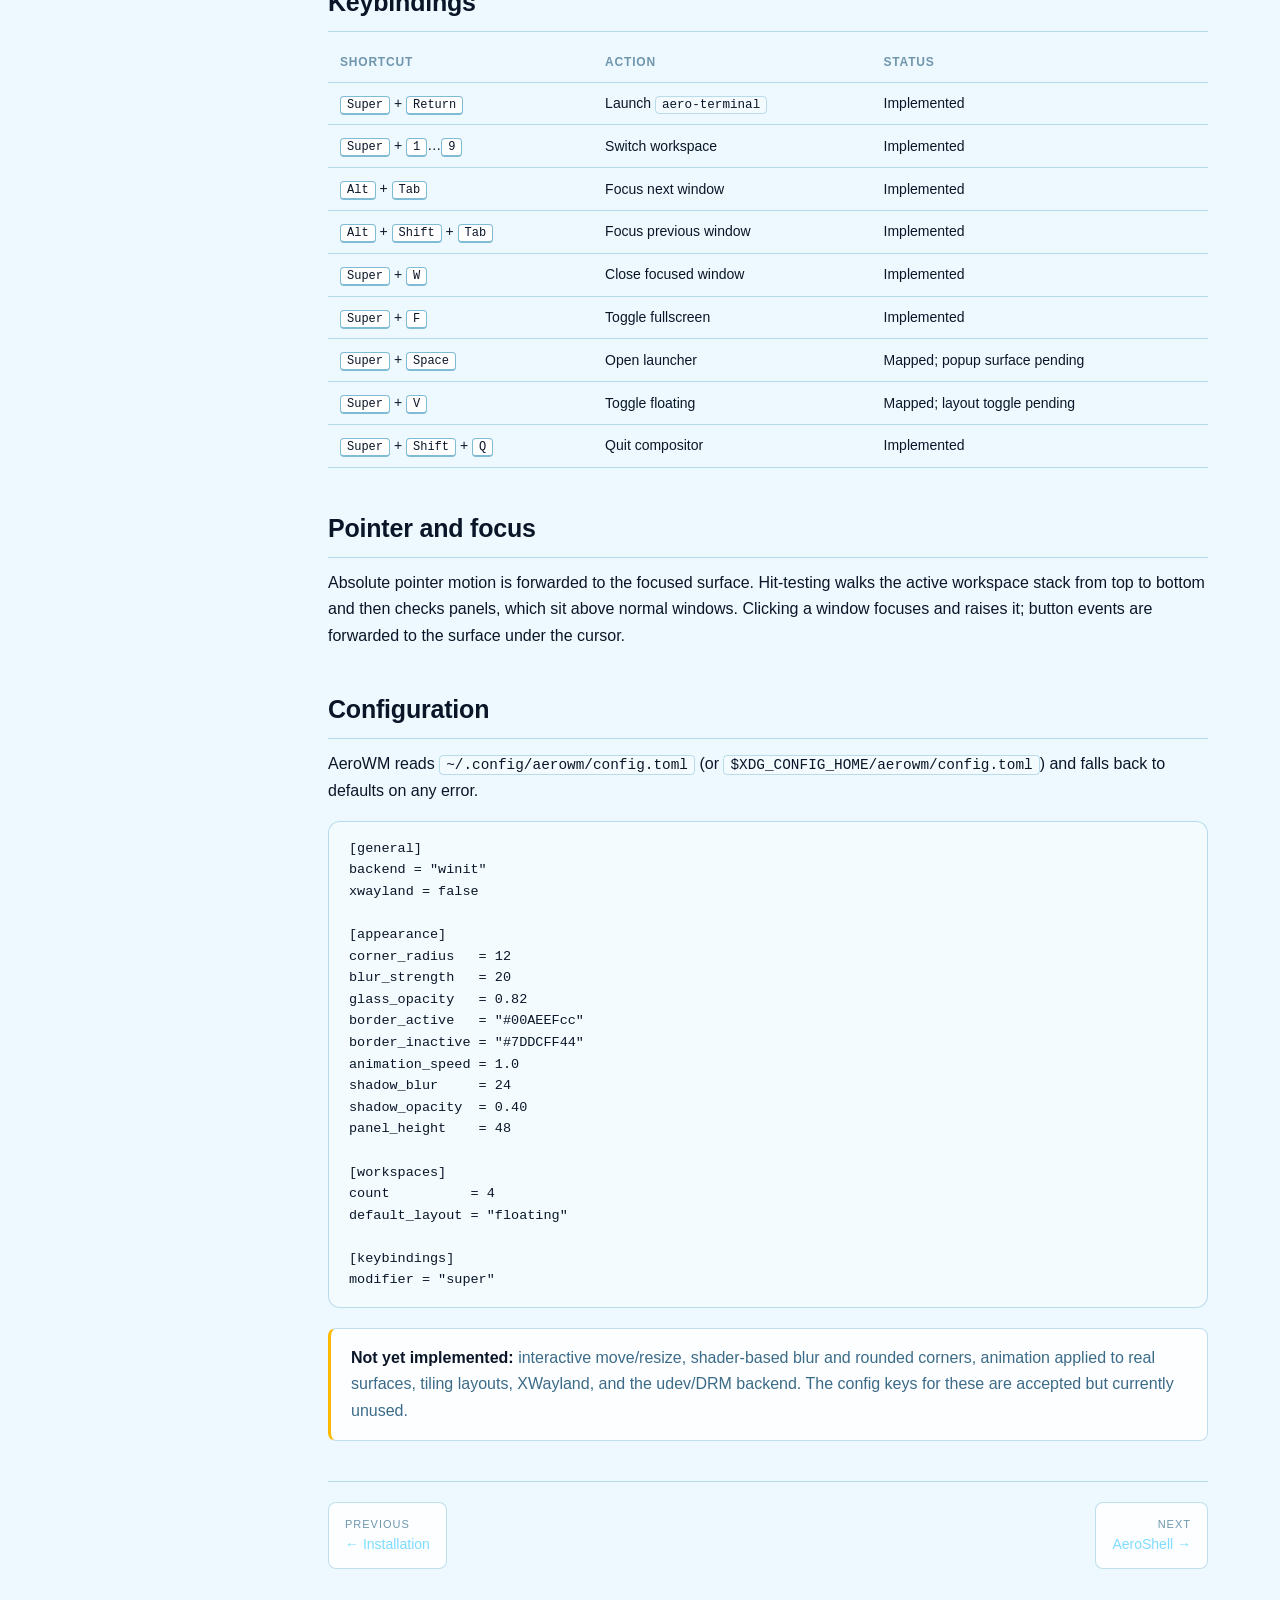
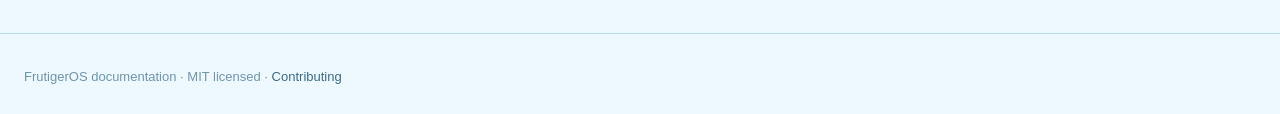
<file: frutigeros-docs/pages/aerowm.html>
<!doctype html>
<html lang="en">
<head>
  <meta charset="utf-8">
  <meta name="viewport" content="width=device-width, initial-scale=1">
  <title>AeroWM — FrutigerOS Docs</title>
  <meta name="description" content="AeroWM architecture, keybindings, configuration and panel integration.">
  <link rel="icon" href="../assets/logo.svg" type="image/svg+xml">
  <link rel="stylesheet" href="../assets/style.css">
</head>
<body>
  <header class="topbar">
    <a class="brand" href="../index.html"><img src="../assets/logo.svg" alt=""><span>FrutigerOS<small>DOCUMENTATION</small></span></a>
    <div class="topbar-spacer"></div>
    <div class="search"><input type="search" placeholder="Filter pages…  (press /)" aria-label="Filter navigation"></div>
    <button class="icon-button" data-theme-toggle type="button" aria-label="Toggle theme">☀</button>
    <button class="icon-button menu-button" data-menu-toggle type="button" aria-label="Open navigation" aria-expanded="false">☰</button>
  </header>

  <div class="layout">
    <aside class="sidebar">
      <div class="nav-group"><h2>Start here</h2><ul>
        <li><a href="../index.html">Overview</a></li>
        <li><a href="getting-started.html">Getting started</a></li>
        <li><a href="installation.html">Installation</a></li>
      </ul></div>
      <div class="nav-group"><h2>Desktop</h2><ul>
        <li><a href="aerowm.html" aria-current="page">AeroWM</a></li>
        <li><a href="aeroshell.html">AeroShell</a></li>
        <li><a href="applications.html">Applications</a></li>
      </ul></div>
      <div class="nav-group"><h2>Project</h2><ul>
        <li><a href="architecture.html">Architecture</a></li>
        <li><a href="troubleshooting.html">Troubleshooting</a></li>
        <li><a href="contributing.html">Contributing</a></li>
      </ul></div>
    </aside>

    <main class="content">
      <h1>AeroWM</h1>
      <p class="lede">A Smithay-based Wayland compositor written in Rust. It owns the display socket, maps xdg-shell toplevels, manages floating workspaces and hosts the AeroShell panel.</p>

      <div class="note">
        <strong>Backend status.</strong> AeroWM runs on the Smithay <em>winit</em> backend
        (a window inside X11/Wayland). The udev/DRM backend for bare-metal startup is not
        implemented. Shader sources for glass and shadows exist but are not wired into the
        render path yet.
      </div>

      <h2>Module map</h2>
      <table>
        <thead><tr><th>File</th><th>Responsibility</th></tr></thead>
        <tbody>
          <tr><td><code>main.rs</code></td><td>Logging, config load, compositor startup</td></tr>
          <tr><td><code>compositor.rs</code></td><td>Wayland globals, xdg-shell, rendering, input, panel promotion</td></tr>
          <tr><td><code>workspace.rs</code></td><td>Workspace manager, per-workspace window stack, focus cycling</td></tr>
          <tr><td><code>input.rs</code></td><td>Key → action mapping, modifier state, dispatch</td></tr>
          <tr><td><code>config.rs</code></td><td>TOML config with defaults and round-trip tests</td></tr>
          <tr><td><code>render.rs</code></td><td>Color parsing, glass parameters, shadow parameters, spring easing</td></tr>
          <tr><td><code>effects/</code></td><td>Animation state machine, glass/shadow effect descriptors</td></tr>
        </tbody>
      </table>

      <h2>Surface lifecycle</h2>
      <ol>
        <li>An <code>xdg_toplevel</code> is created by a client.</li>
        <li><code>sync_windows()</code> reads <code>app_id</code> and title from surface data.</li>
        <li>Ordinary windows are inserted into the active workspace with a cascade position.</li>
        <li>A surface with <code>app_id = "frutigeros-aeropanel"</code> is promoted to panel:
            it is removed from workspace management, pinned full-width at the bottom, and
            reconfigured to <code>screen_width × panel_height</code>.</li>
        <li>Dead surfaces and surfaces with a removed buffer are dropped on the next sync.</li>
      </ol>

      <h3>Panel detection</h3>
      <p>The panel is detected during the periodic <code>sync_windows()</code> pass, not in the commit hook. The first client frame may briefly use the initial configure size before the panel-specific configure arrives.</p>
      <pre><code>const PANEL_APP_ID: &amp;str = "frutigeros-aeropanel";

let is_panel = app_id.as_deref() == Some(PANEL_APP_ID);
if is_panel &amp;&amp; !win.is_panel {
    self.configure_panel(key);
}</code></pre>

      <h2>Rendering</h2>
      <p>The compositor clears to deep ocean (<code>#063B5C</code>), imports pending SHM buffers into GLES2 textures, draws the active workspace in stack order, then draws panels last so they sit above windows. Frame callbacks are sent after presentation so clients can throttle.</p>

      <h2>Keybindings</h2>
      <table>
        <thead><tr><th>Shortcut</th><th>Action</th><th>Status</th></tr></thead>
        <tbody>
          <tr><td><kbd>Super</kbd> + <kbd>Return</kbd></td><td>Launch <code>aero-terminal</code></td><td>Implemented</td></tr>
          <tr><td><kbd>Super</kbd> + <kbd>1</kbd>…<kbd>9</kbd></td><td>Switch workspace</td><td>Implemented</td></tr>
          <tr><td><kbd>Alt</kbd> + <kbd>Tab</kbd></td><td>Focus next window</td><td>Implemented</td></tr>
          <tr><td><kbd>Alt</kbd> + <kbd>Shift</kbd> + <kbd>Tab</kbd></td><td>Focus previous window</td><td>Implemented</td></tr>
          <tr><td><kbd>Super</kbd> + <kbd>W</kbd></td><td>Close focused window</td><td>Implemented</td></tr>
          <tr><td><kbd>Super</kbd> + <kbd>F</kbd></td><td>Toggle fullscreen</td><td>Implemented</td></tr>
          <tr><td><kbd>Super</kbd> + <kbd>Space</kbd></td><td>Open launcher</td><td>Mapped; popup surface pending</td></tr>
          <tr><td><kbd>Super</kbd> + <kbd>V</kbd></td><td>Toggle floating</td><td>Mapped; layout toggle pending</td></tr>
          <tr><td><kbd>Super</kbd> + <kbd>Shift</kbd> + <kbd>Q</kbd></td><td>Quit compositor</td><td>Implemented</td></tr>
        </tbody>
      </table>

      <h2>Pointer and focus</h2>
      <p>
        Absolute pointer motion is forwarded to the focused surface. Hit-testing walks the
        active workspace stack from top to bottom and then checks panels, which sit above
        normal windows. Clicking a window focuses and raises it; button events are forwarded
        to the surface under the cursor.
      </p>

      <h2>Configuration</h2>
      <p>AeroWM reads <code>~/.config/aerowm/config.toml</code> (or <code>$XDG_CONFIG_HOME/aerowm/config.toml</code>) and falls back to defaults on any error.</p>
      <pre><code>[general]
backend = "winit"
xwayland = false

[appearance]
corner_radius   = 12
blur_strength   = 20
glass_opacity   = 0.82
border_active   = "#00AEEFcc"
border_inactive = "#7DDCFF44"
animation_speed = 1.0
shadow_blur     = 24
shadow_opacity  = 0.40
panel_height    = 48

[workspaces]
count          = 4
default_layout = "floating"

[keybindings]
modifier = "super"</code></pre>

      <div class="note warn">
        <strong>Not yet implemented:</strong> interactive move/resize, shader-based blur and
        rounded corners, animation applied to real surfaces, tiling layouts, XWayland, and
        the udev/DRM backend. The config keys for these are accepted but currently unused.
      </div>

      <div class="page-nav">
        <a href="installation.html"><span>Previous</span>← Installation</a>
        <a class="next" href="aeroshell.html"><span>Next</span>AeroShell →</a>
      </div>
    </main>
  </div>

  <footer class="footer">FrutigerOS documentation · MIT licensed · <a href="contributing.html">Contributing</a></footer>
  <script src="../assets/docs.js"></script>
</body>
</html>
</file>
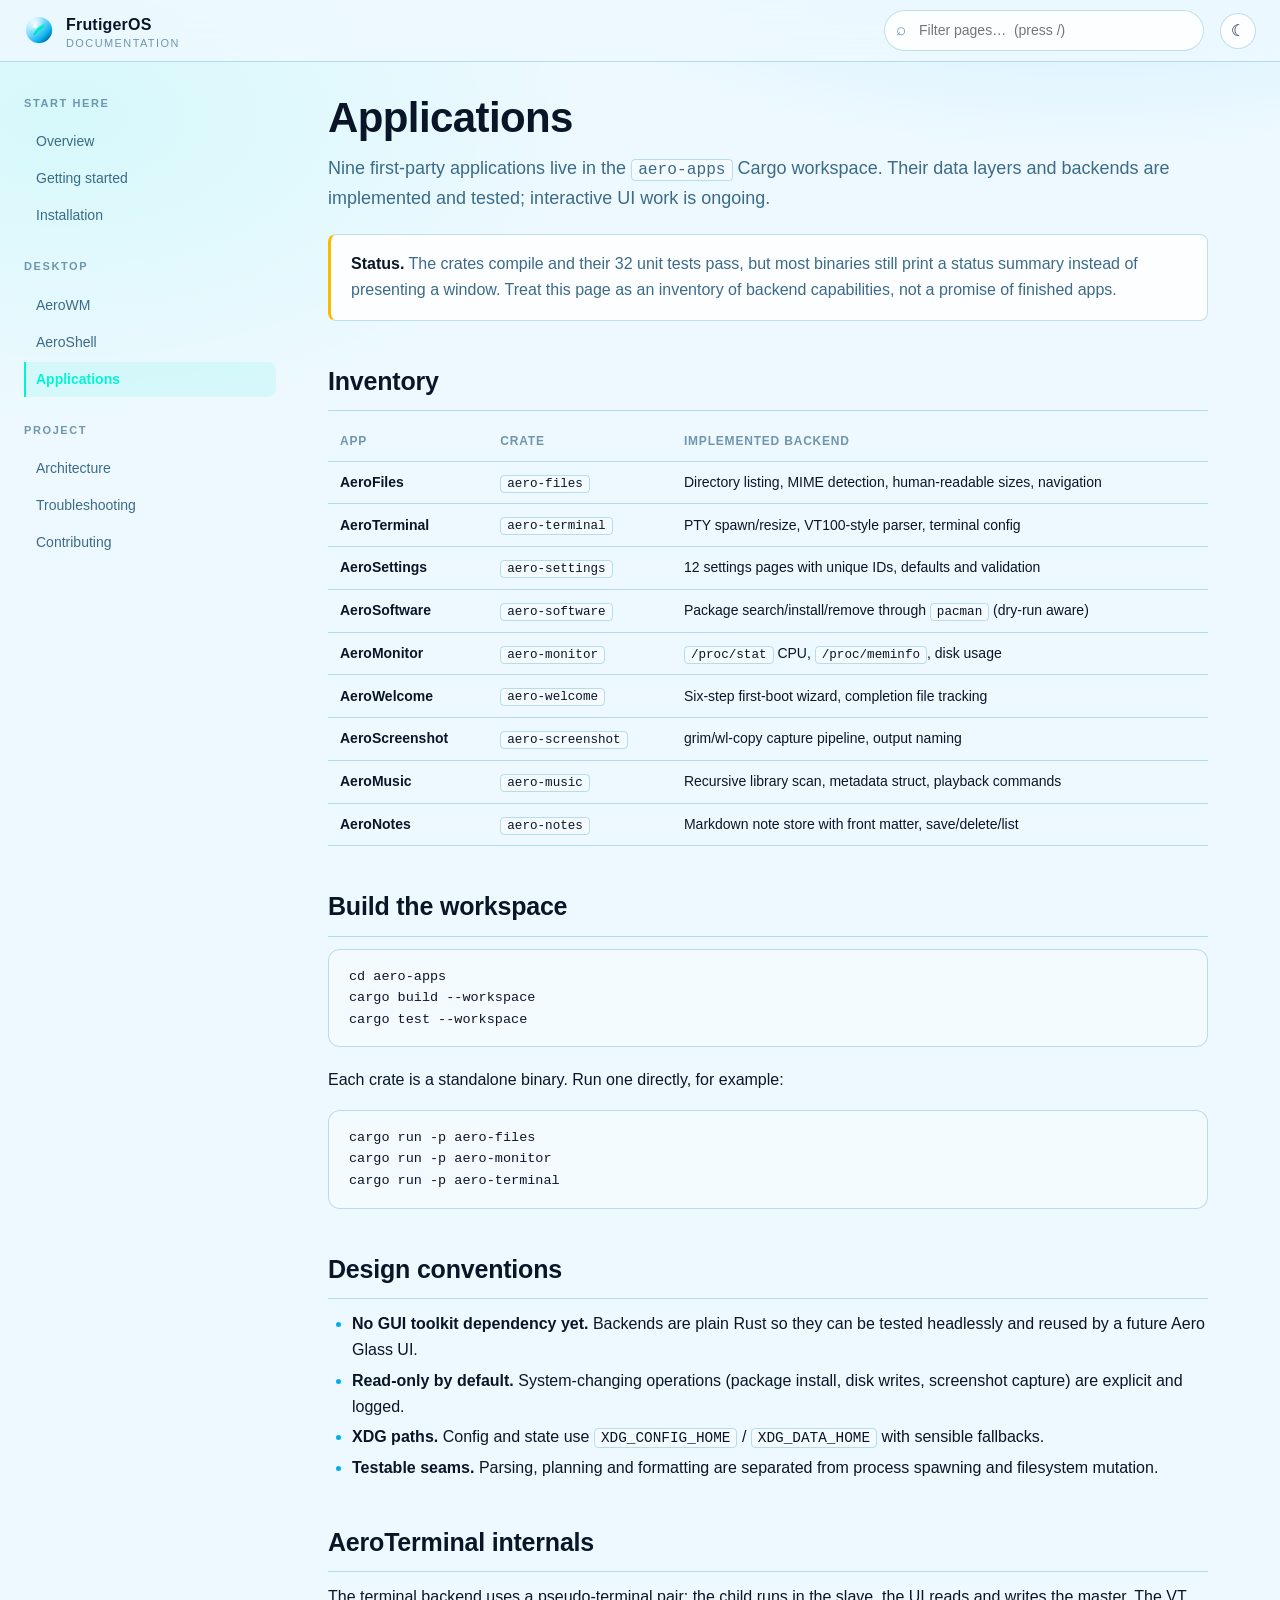
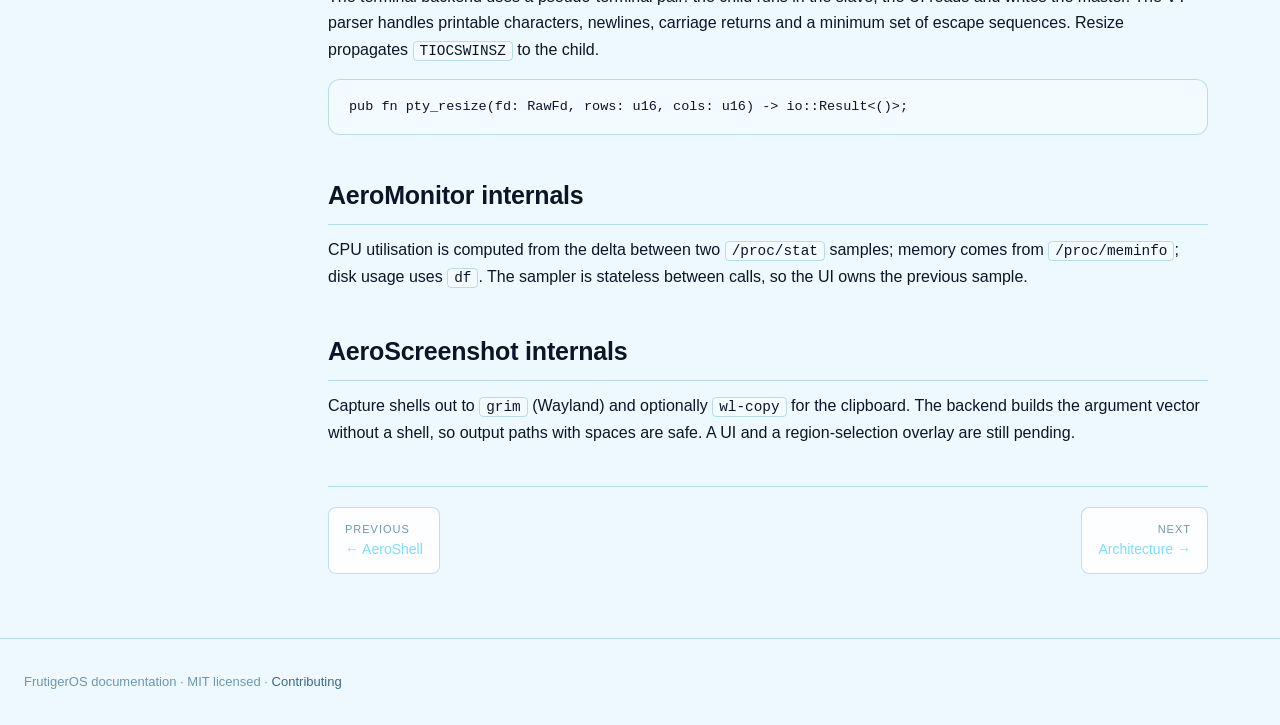
<file: frutigeros-docs/pages/applications.html>
<!doctype html>
<html lang="en">
<head>
  <meta charset="utf-8">
  <meta name="viewport" content="width=device-width, initial-scale=1">
  <title>Applications — FrutigerOS Docs</title>
  <meta name="description" content="The nine native FrutigerOS applications and their current backends.">
  <link rel="icon" href="../assets/logo.svg" type="image/svg+xml">
  <link rel="stylesheet" href="../assets/style.css">
</head>
<body>
  <header class="topbar">
    <a class="brand" href="../index.html"><img src="../assets/logo.svg" alt=""><span>FrutigerOS<small>DOCUMENTATION</small></span></a>
    <div class="topbar-spacer"></div>
    <div class="search"><input type="search" placeholder="Filter pages…  (press /)" aria-label="Filter navigation"></div>
    <button class="icon-button" data-theme-toggle type="button" aria-label="Toggle theme">☀</button>
    <button class="icon-button menu-button" data-menu-toggle type="button" aria-label="Open navigation" aria-expanded="false">☰</button>
  </header>

  <div class="layout">
    <aside class="sidebar">
      <div class="nav-group"><h2>Start here</h2><ul>
        <li><a href="../index.html">Overview</a></li>
        <li><a href="getting-started.html">Getting started</a></li>
        <li><a href="installation.html">Installation</a></li>
      </ul></div>
      <div class="nav-group"><h2>Desktop</h2><ul>
        <li><a href="aerowm.html">AeroWM</a></li>
        <li><a href="aeroshell.html">AeroShell</a></li>
        <li><a href="applications.html" aria-current="page">Applications</a></li>
      </ul></div>
      <div class="nav-group"><h2>Project</h2><ul>
        <li><a href="architecture.html">Architecture</a></li>
        <li><a href="troubleshooting.html">Troubleshooting</a></li>
        <li><a href="contributing.html">Contributing</a></li>
      </ul></div>
    </aside>

    <main class="content">
      <h1>Applications</h1>
      <p class="lede">Nine first-party applications live in the <code>aero-apps</code> Cargo workspace. Their data layers and backends are implemented and tested; interactive UI work is ongoing.</p>

      <div class="note warn">
        <strong>Status.</strong> The crates compile and their 32 unit tests pass, but most
        binaries still print a status summary instead of presenting a window. Treat this page
        as an inventory of backend capabilities, not a promise of finished apps.
      </div>

      <h2>Inventory</h2>
      <table>
        <thead><tr><th>App</th><th>Crate</th><th>Implemented backend</th></tr></thead>
        <tbody>
          <tr><td><strong>AeroFiles</strong></td><td><code>aero-files</code></td><td>Directory listing, MIME detection, human-readable sizes, navigation</td></tr>
          <tr><td><strong>AeroTerminal</strong></td><td><code>aero-terminal</code></td><td>PTY spawn/resize, VT100-style parser, terminal config</td></tr>
          <tr><td><strong>AeroSettings</strong></td><td><code>aero-settings</code></td><td>12 settings pages with unique IDs, defaults and validation</td></tr>
          <tr><td><strong>AeroSoftware</strong></td><td><code>aero-software</code></td><td>Package search/install/remove through <code>pacman</code> (dry-run aware)</td></tr>
          <tr><td><strong>AeroMonitor</strong></td><td><code>aero-monitor</code></td><td><code>/proc/stat</code> CPU, <code>/proc/meminfo</code>, disk usage</td></tr>
          <tr><td><strong>AeroWelcome</strong></td><td><code>aero-welcome</code></td><td>Six-step first-boot wizard, completion file tracking</td></tr>
          <tr><td><strong>AeroScreenshot</strong></td><td><code>aero-screenshot</code></td><td>grim/wl-copy capture pipeline, output naming</td></tr>
          <tr><td><strong>AeroMusic</strong></td><td><code>aero-music</code></td><td>Recursive library scan, metadata struct, playback commands</td></tr>
          <tr><td><strong>AeroNotes</strong></td><td><code>aero-notes</code></td><td>Markdown note store with front matter, save/delete/list</td></tr>
        </tbody>
      </table>

      <h2>Build the workspace</h2>
      <pre><code>cd aero-apps
cargo build --workspace
cargo test --workspace</code></pre>
      <p>Each crate is a standalone binary. Run one directly, for example:</p>
      <pre><code>cargo run -p aero-files
cargo run -p aero-monitor
cargo run -p aero-terminal</code></pre>

      <h2>Design conventions</h2>
      <ul>
        <li><strong>No GUI toolkit dependency yet.</strong> Backends are plain Rust so they can be tested headlessly and reused by a future Aero Glass UI.</li>
        <li><strong>Read-only by default.</strong> System-changing operations (package install, disk writes, screenshot capture) are explicit and logged.</li>
        <li><strong>XDG paths.</strong> Config and state use <code>XDG_CONFIG_HOME</code> / <code>XDG_DATA_HOME</code> with sensible fallbacks.</li>
        <li><strong>Testable seams.</strong> Parsing, planning and formatting are separated from process spawning and filesystem mutation.</li>
      </ul>

      <h2>AeroTerminal internals</h2>
      <p>The terminal backend uses a pseudo-terminal pair: the child runs in the slave, the UI reads and writes the master. The VT parser handles printable characters, newlines, carriage returns and a minimum set of escape sequences. Resize propagates <code>TIOCSWINSZ</code> to the child.</p>
      <pre><code>pub fn pty_resize(fd: RawFd, rows: u16, cols: u16) -&gt; io::Result&lt;()&gt;;</code></pre>

      <h2>AeroMonitor internals</h2>
      <p>CPU utilisation is computed from the delta between two <code>/proc/stat</code> samples; memory comes from <code>/proc/meminfo</code>; disk usage uses <code>df</code>. The sampler is stateless between calls, so the UI owns the previous sample.</p>

      <h2>AeroScreenshot internals</h2>
      <p>Capture shells out to <code>grim</code> (Wayland) and optionally <code>wl-copy</code> for the clipboard. The backend builds the argument vector without a shell, so output paths with spaces are safe. A UI and a region-selection overlay are still pending.</p>

      <div class="page-nav">
        <a href="aeroshell.html"><span>Previous</span>← AeroShell</a>
        <a class="next" href="architecture.html"><span>Next</span>Architecture →</a>
      </div>
    </main>
  </div>

  <footer class="footer">FrutigerOS documentation · MIT licensed · <a href="contributing.html">Contributing</a></footer>
  <script src="../assets/docs.js"></script>
</body>
</html>
</file>
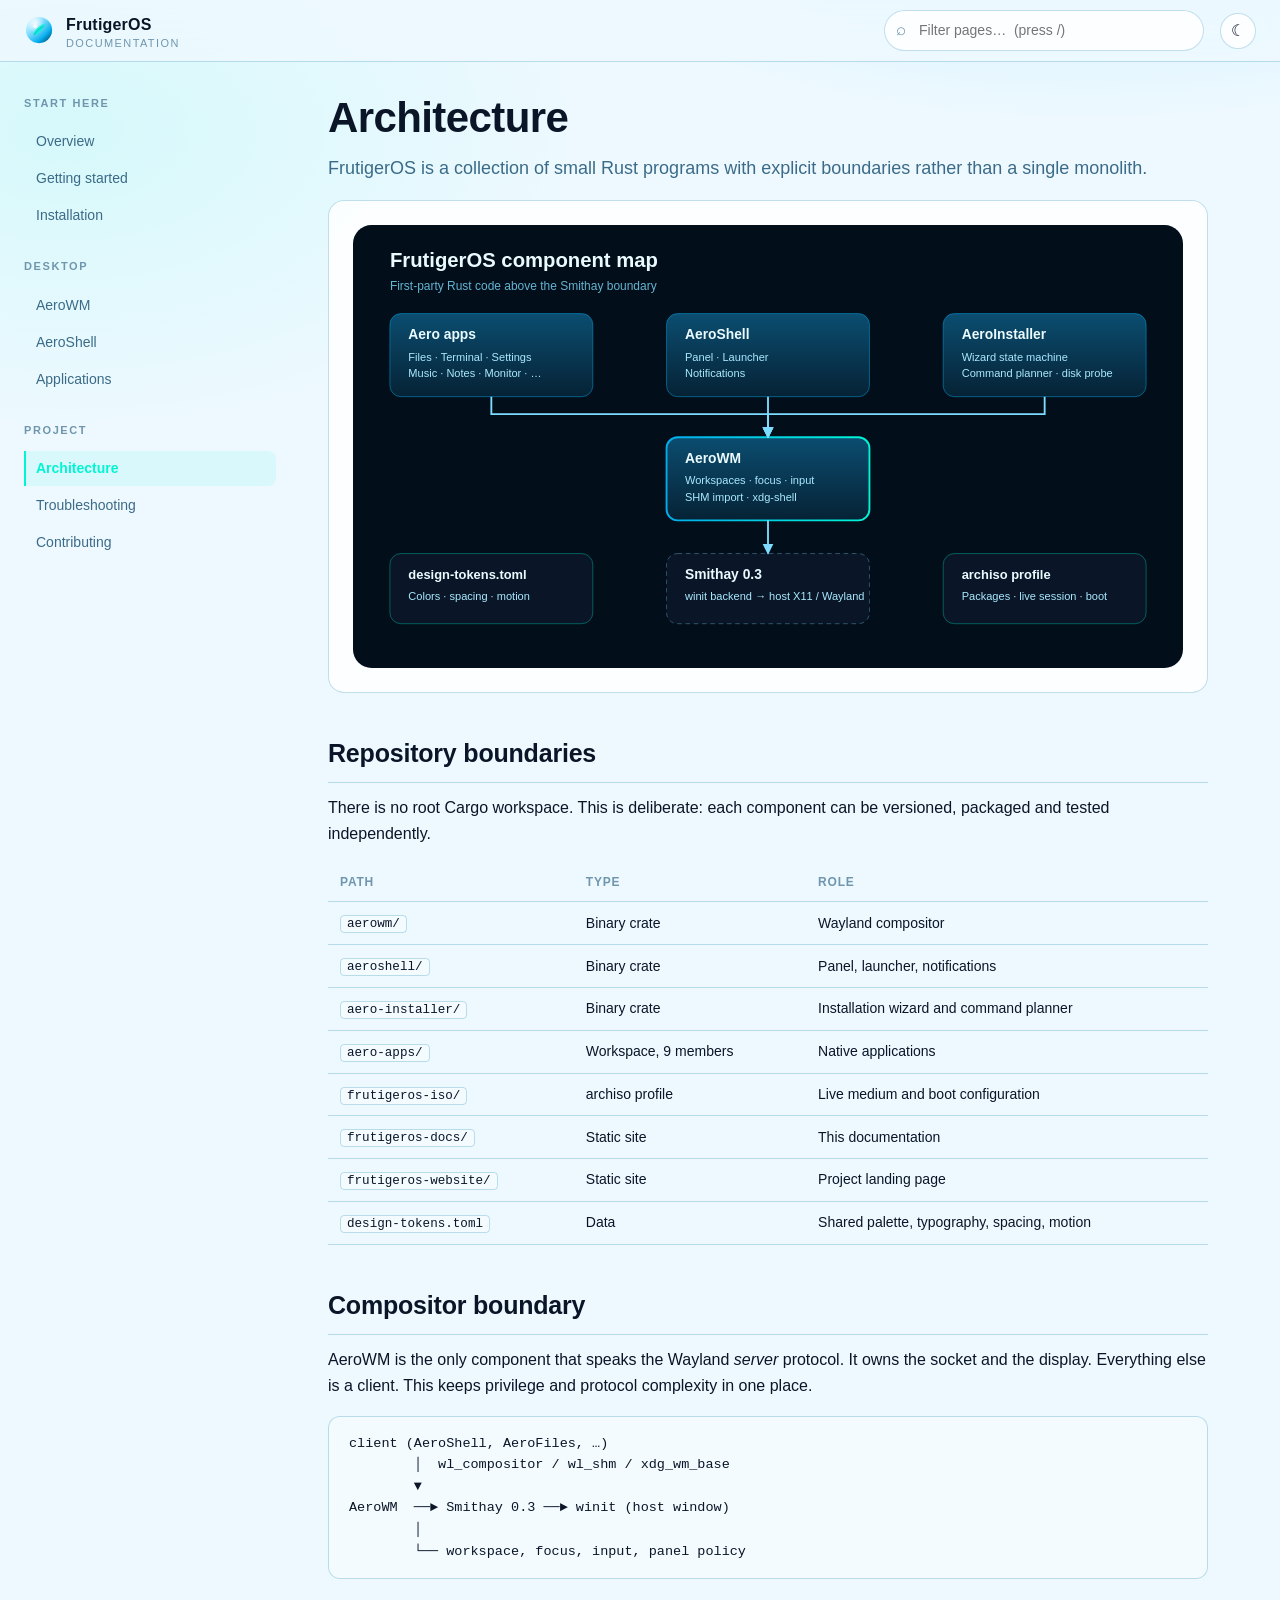
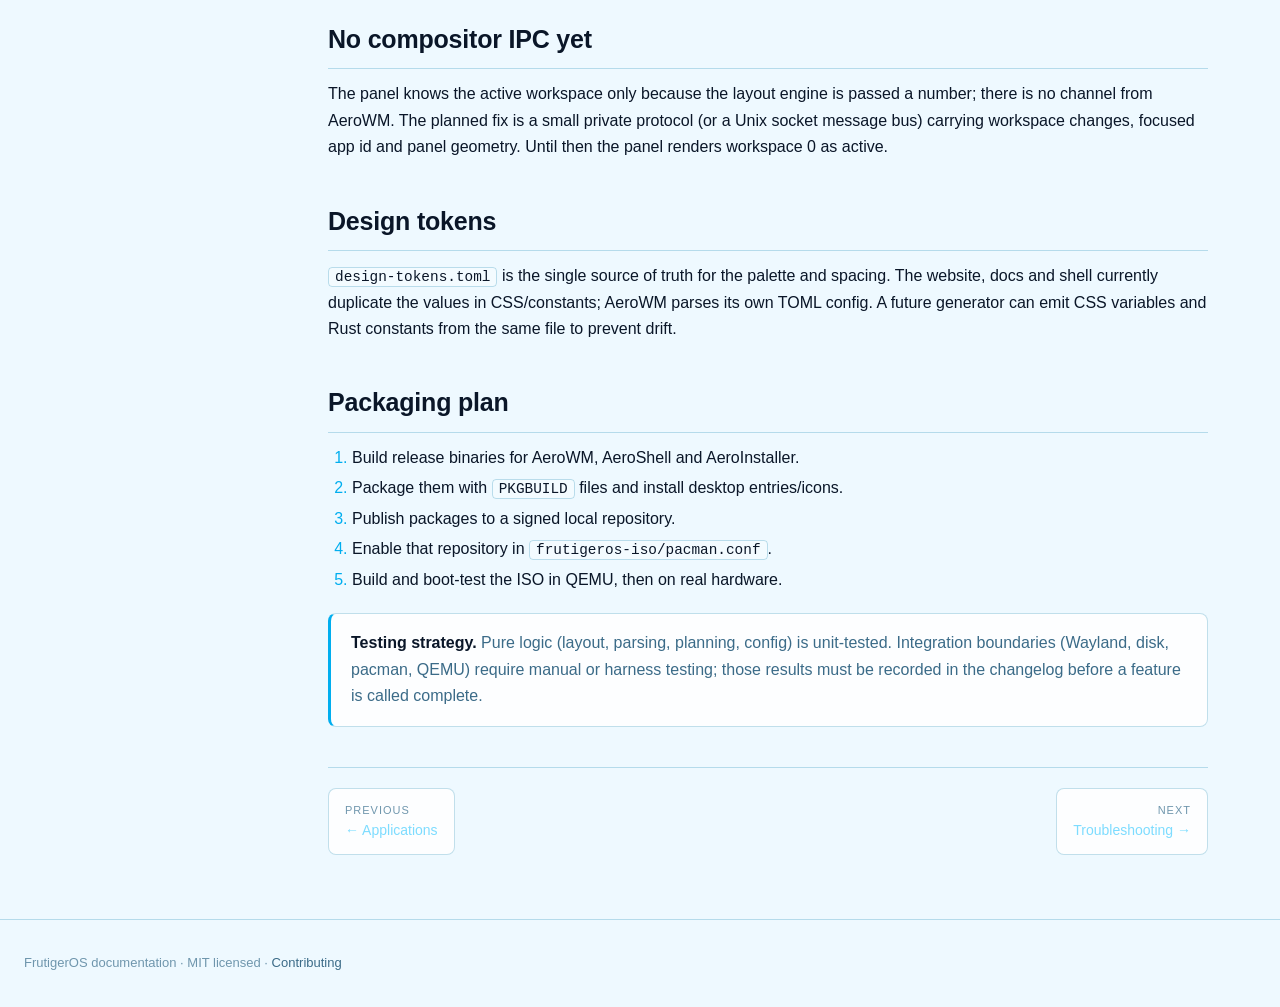
<file: frutigeros-docs/pages/architecture.html>
<!doctype html>
<html lang="en">
<head>
  <meta charset="utf-8">
  <meta name="viewport" content="width=device-width, initial-scale=1">
  <title>Architecture — FrutigerOS Docs</title>
  <meta name="description" content="How FrutigerOS components fit together.">
  <link rel="icon" href="../assets/logo.svg" type="image/svg+xml">
  <link rel="stylesheet" href="../assets/style.css">
</head>
<body>
  <header class="topbar">
    <a class="brand" href="../index.html"><img src="../assets/logo.svg" alt=""><span>FrutigerOS<small>DOCUMENTATION</small></span></a>
    <div class="topbar-spacer"></div>
    <div class="search"><input type="search" placeholder="Filter pages…  (press /)" aria-label="Filter navigation"></div>
    <button class="icon-button" data-theme-toggle type="button" aria-label="Toggle theme">☀</button>
    <button class="icon-button menu-button" data-menu-toggle type="button" aria-label="Open navigation" aria-expanded="false">☰</button>
  </header>

  <div class="layout">
    <aside class="sidebar">
      <div class="nav-group"><h2>Start here</h2><ul>
        <li><a href="../index.html">Overview</a></li>
        <li><a href="getting-started.html">Getting started</a></li>
        <li><a href="installation.html">Installation</a></li>
      </ul></div>
      <div class="nav-group"><h2>Desktop</h2><ul>
        <li><a href="aerowm.html">AeroWM</a></li>
        <li><a href="aeroshell.html">AeroShell</a></li>
        <li><a href="applications.html">Applications</a></li>
      </ul></div>
      <div class="nav-group"><h2>Project</h2><ul>
        <li><a href="architecture.html" aria-current="page">Architecture</a></li>
        <li><a href="troubleshooting.html">Troubleshooting</a></li>
        <li><a href="contributing.html">Contributing</a></li>
      </ul></div>
    </aside>

    <main class="content">
      <h1>Architecture</h1>
      <p class="lede">FrutigerOS is a collection of small Rust programs with explicit boundaries rather than a single monolith.</p>

      <div class="hero">
        <img src="../assets/architecture.svg" alt="Diagram: Aero apps, AeroShell and AeroInstaller sit above AeroWM, which sits above Smithay's winit backend.">
      </div>

      <h2>Repository boundaries</h2>
      <p>There is no root Cargo workspace. This is deliberate: each component can be versioned, packaged and tested independently.</p>
      <table>
        <thead><tr><th>Path</th><th>Type</th><th>Role</th></tr></thead>
        <tbody>
          <tr><td><code>aerowm/</code></td><td>Binary crate</td><td>Wayland compositor</td></tr>
          <tr><td><code>aeroshell/</code></td><td>Binary crate</td><td>Panel, launcher, notifications</td></tr>
          <tr><td><code>aero-installer/</code></td><td>Binary crate</td><td>Installation wizard and command planner</td></tr>
          <tr><td><code>aero-apps/</code></td><td>Workspace, 9 members</td><td>Native applications</td></tr>
          <tr><td><code>frutigeros-iso/</code></td><td>archiso profile</td><td>Live medium and boot configuration</td></tr>
          <tr><td><code>frutigeros-docs/</code></td><td>Static site</td><td>This documentation</td></tr>
          <tr><td><code>frutigeros-website/</code></td><td>Static site</td><td>Project landing page</td></tr>
          <tr><td><code>design-tokens.toml</code></td><td>Data</td><td>Shared palette, typography, spacing, motion</td></tr>
        </tbody>
      </table>

      <h2>Compositor boundary</h2>
      <p>
        AeroWM is the only component that speaks the Wayland <em>server</em> protocol. It owns
        the socket and the display. Everything else is a client. This keeps privilege and
        protocol complexity in one place.
      </p>
      <pre><code>client (AeroShell, AeroFiles, …)
        │  wl_compositor / wl_shm / xdg_wm_base
        ▼
AeroWM  ──► Smithay 0.3 ──► winit (host window)
        │
        └── workspace, focus, input, panel policy</code></pre>

      <h2>No compositor IPC yet</h2>
      <p>
        The panel knows the active workspace only because the layout engine is passed a
        number; there is no channel from AeroWM. The planned fix is a small private protocol
        (or a Unix socket message bus) carrying workspace changes, focused app id and panel
        geometry. Until then the panel renders workspace 0 as active.
      </p>

      <h2>Design tokens</h2>
      <p>
        <code>design-tokens.toml</code> is the single source of truth for the palette and
        spacing. The website, docs and shell currently duplicate the values in CSS/constants;
        AeroWM parses its own TOML config. A future generator can emit CSS variables and Rust
        constants from the same file to prevent drift.
      </p>

      <h2>Packaging plan</h2>
      <ol>
        <li>Build release binaries for AeroWM, AeroShell and AeroInstaller.</li>
        <li>Package them with <code>PKGBUILD</code> files and install desktop entries/icons.</li>
        <li>Publish packages to a signed local repository.</li>
        <li>Enable that repository in <code>frutigeros-iso/pacman.conf</code>.</li>
        <li>Build and boot-test the ISO in QEMU, then on real hardware.</li>
      </ol>

      <div class="note">
        <strong>Testing strategy.</strong> Pure logic (layout, parsing, planning, config) is
        unit-tested. Integration boundaries (Wayland, disk, pacman, QEMU) require manual or
        harness testing; those results must be recorded in the changelog before a feature is
        called complete.
      </div>

      <div class="page-nav">
        <a href="applications.html"><span>Previous</span>← Applications</a>
        <a class="next" href="troubleshooting.html"><span>Next</span>Troubleshooting →</a>
      </div>
    </main>
  </div>

  <footer class="footer">FrutigerOS documentation · MIT licensed · <a href="contributing.html">Contributing</a></footer>
  <script src="../assets/docs.js"></script>
</body>
</html>
</file>
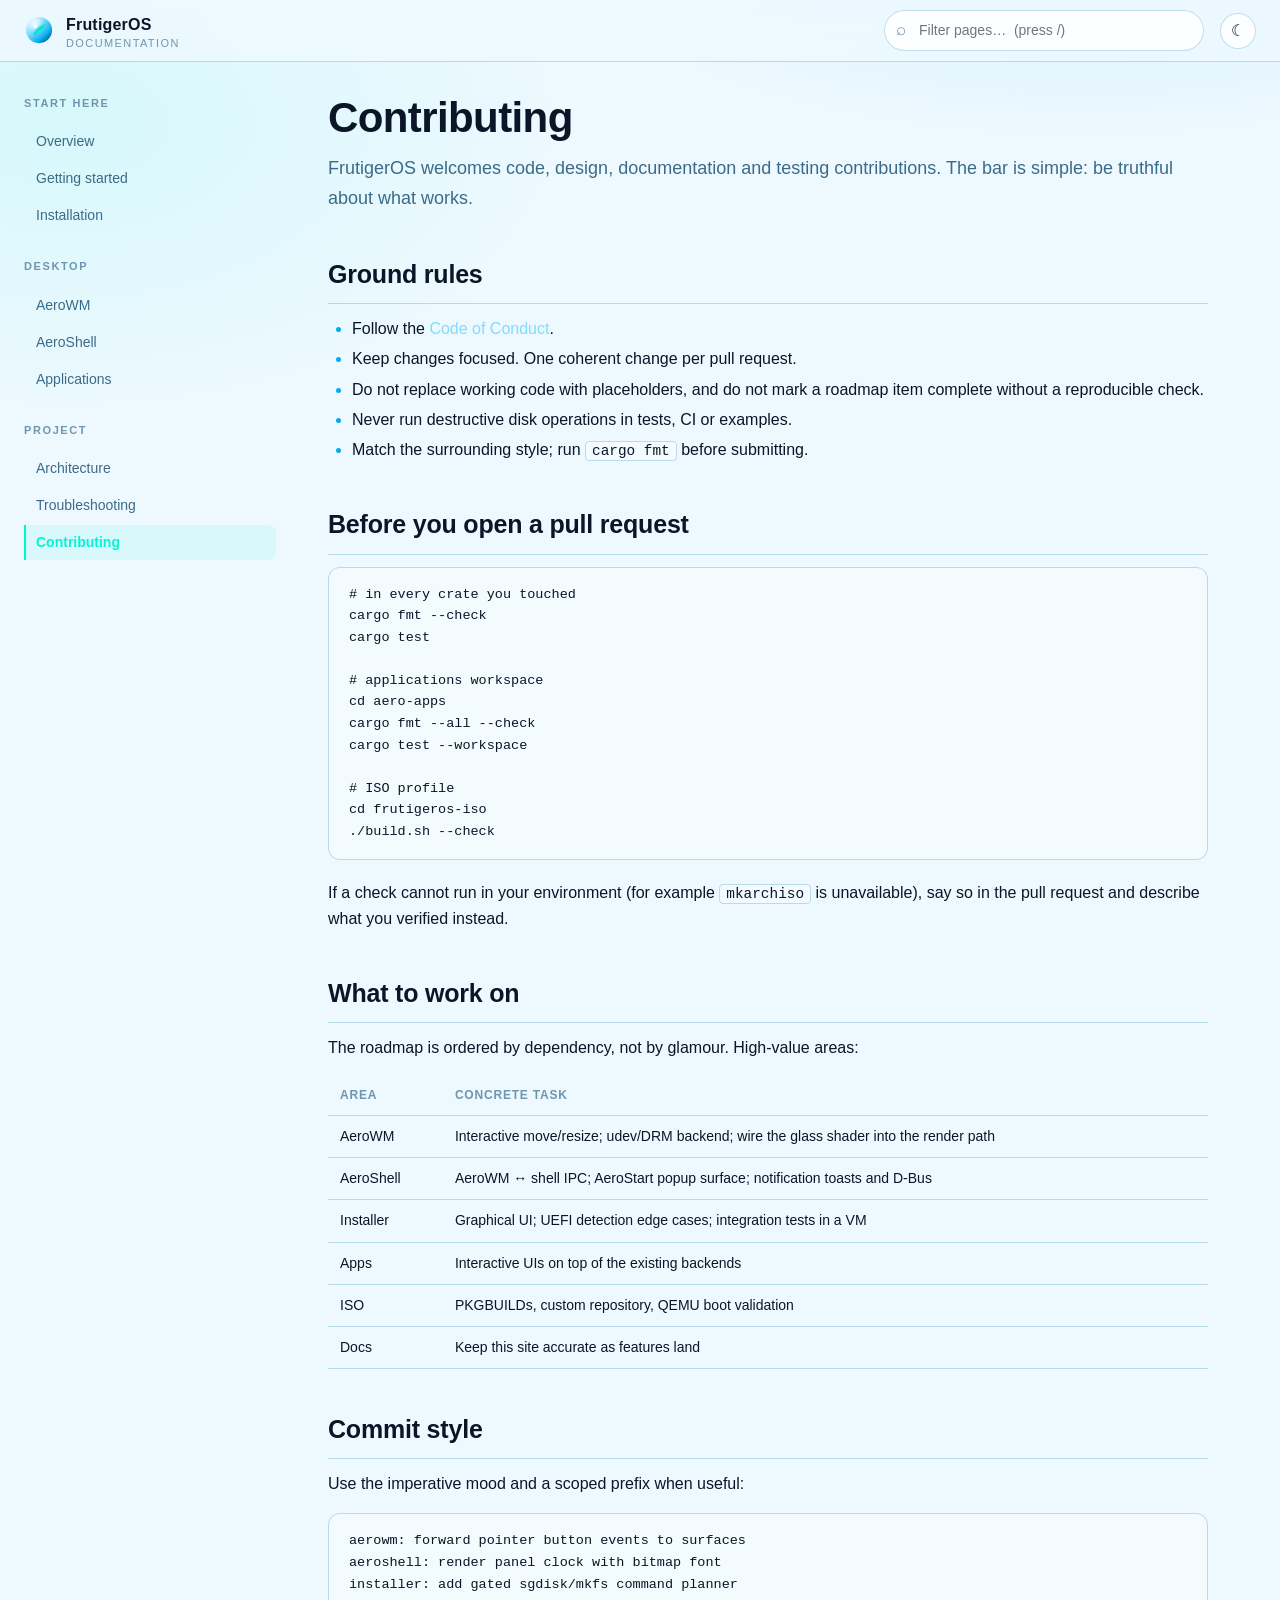
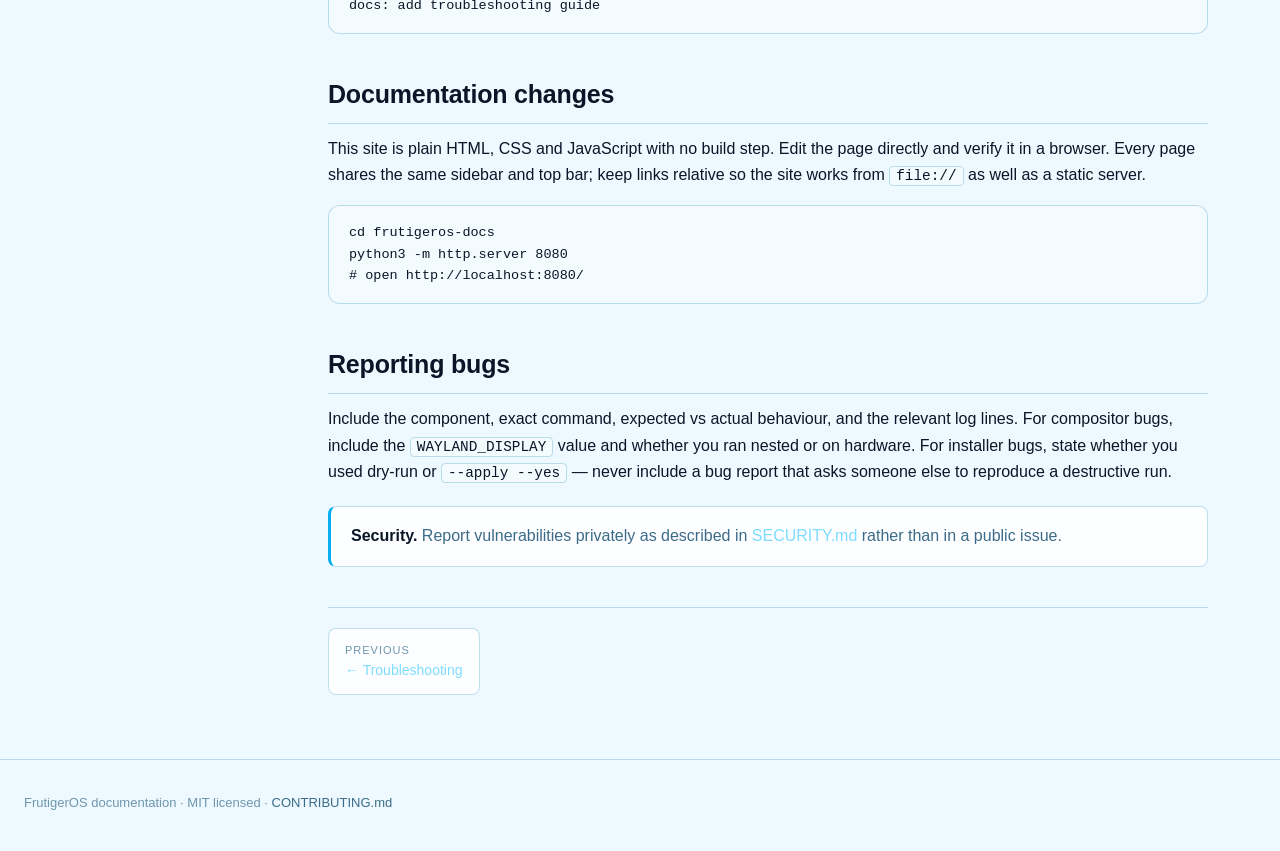
<file: frutigeros-docs/pages/contributing.html>
<!doctype html>
<html lang="en">
<head>
  <meta charset="utf-8">
  <meta name="viewport" content="width=device-width, initial-scale=1">
  <title>Contributing — FrutigerOS Docs</title>
  <meta name="description" content="How to contribute to FrutigerOS.">
  <link rel="icon" href="../assets/logo.svg" type="image/svg+xml">
  <link rel="stylesheet" href="../assets/style.css">
</head>
<body>
  <header class="topbar">
    <a class="brand" href="../index.html"><img src="../assets/logo.svg" alt=""><span>FrutigerOS<small>DOCUMENTATION</small></span></a>
    <div class="topbar-spacer"></div>
    <div class="search"><input type="search" placeholder="Filter pages…  (press /)" aria-label="Filter navigation"></div>
    <button class="icon-button" data-theme-toggle type="button" aria-label="Toggle theme">☀</button>
    <button class="icon-button menu-button" data-menu-toggle type="button" aria-label="Open navigation" aria-expanded="false">☰</button>
  </header>

  <div class="layout">
    <aside class="sidebar">
      <div class="nav-group"><h2>Start here</h2><ul>
        <li><a href="../index.html">Overview</a></li>
        <li><a href="getting-started.html">Getting started</a></li>
        <li><a href="installation.html">Installation</a></li>
      </ul></div>
      <div class="nav-group"><h2>Desktop</h2><ul>
        <li><a href="aerowm.html">AeroWM</a></li>
        <li><a href="aeroshell.html">AeroShell</a></li>
        <li><a href="applications.html">Applications</a></li>
      </ul></div>
      <div class="nav-group"><h2>Project</h2><ul>
        <li><a href="architecture.html">Architecture</a></li>
        <li><a href="troubleshooting.html">Troubleshooting</a></li>
        <li><a href="contributing.html" aria-current="page">Contributing</a></li>
      </ul></div>
    </aside>

    <main class="content">
      <h1>Contributing</h1>
      <p class="lede">FrutigerOS welcomes code, design, documentation and testing contributions. The bar is simple: be truthful about what works.</p>

      <h2>Ground rules</h2>
      <ul>
        <li>Follow the <a href="../../CODE_OF_CONDUCT.md">Code of Conduct</a>.</li>
        <li>Keep changes focused. One coherent change per pull request.</li>
        <li>Do not replace working code with placeholders, and do not mark a roadmap item complete without a reproducible check.</li>
        <li>Never run destructive disk operations in tests, CI or examples.</li>
        <li>Match the surrounding style; run <code>cargo fmt</code> before submitting.</li>
      </ul>

      <h2>Before you open a pull request</h2>
      <pre><code># in every crate you touched
cargo fmt --check
cargo test

# applications workspace
cd aero-apps
cargo fmt --all --check
cargo test --workspace

# ISO profile
cd frutigeros-iso
./build.sh --check</code></pre>

      <p>If a check cannot run in your environment (for example <code>mkarchiso</code> is unavailable), say so in the pull request and describe what you verified instead.</p>

      <h2>What to work on</h2>
      <p>The roadmap is ordered by dependency, not by glamour. High-value areas:</p>
      <table>
        <thead><tr><th>Area</th><th>Concrete task</th></tr></thead>
        <tbody>
          <tr><td>AeroWM</td><td>Interactive move/resize; udev/DRM backend; wire the glass shader into the render path</td></tr>
          <tr><td>AeroShell</td><td>AeroWM ↔ shell IPC; AeroStart popup surface; notification toasts and D-Bus</td></tr>
          <tr><td>Installer</td><td>Graphical UI; UEFI detection edge cases; integration tests in a VM</td></tr>
          <tr><td>Apps</td><td>Interactive UIs on top of the existing backends</td></tr>
          <tr><td>ISO</td><td>PKGBUILDs, custom repository, QEMU boot validation</td></tr>
          <tr><td>Docs</td><td>Keep this site accurate as features land</td></tr>
        </tbody>
      </table>

      <h2>Commit style</h2>
      <p>Use the imperative mood and a scoped prefix when useful:</p>
      <pre><code>aerowm: forward pointer button events to surfaces
aeroshell: render panel clock with bitmap font
installer: add gated sgdisk/mkfs command planner
docs: add troubleshooting guide</code></pre>

      <h2>Documentation changes</h2>
      <p>This site is plain HTML, CSS and JavaScript with no build step. Edit the page directly and verify it in a browser. Every page shares the same sidebar and top bar; keep links relative so the site works from <code>file://</code> as well as a static server.</p>
      <pre><code>cd frutigeros-docs
python3 -m http.server 8080
# open http://localhost:8080/</code></pre>

      <h2>Reporting bugs</h2>
      <p>Include the component, exact command, expected vs actual behaviour, and the relevant log lines. For compositor bugs, include the <code>WAYLAND_DISPLAY</code> value and whether you ran nested or on hardware. For installer bugs, state whether you used dry-run or <code>--apply --yes</code> — never include a bug report that asks someone else to reproduce a destructive run.</p>

      <div class="note">
        <strong>Security.</strong> Report vulnerabilities privately as described in
        <a href="../../SECURITY.md">SECURITY.md</a> rather than in a public issue.
      </div>

      <div class="page-nav">
        <a href="troubleshooting.html"><span>Previous</span>← Troubleshooting</a>
      </div>
    </main>
  </div>

  <footer class="footer">FrutigerOS documentation · MIT licensed · <a href="../../CONTRIBUTING.md">CONTRIBUTING.md</a></footer>
  <script src="../assets/docs.js"></script>
</body>
</html>
</file>
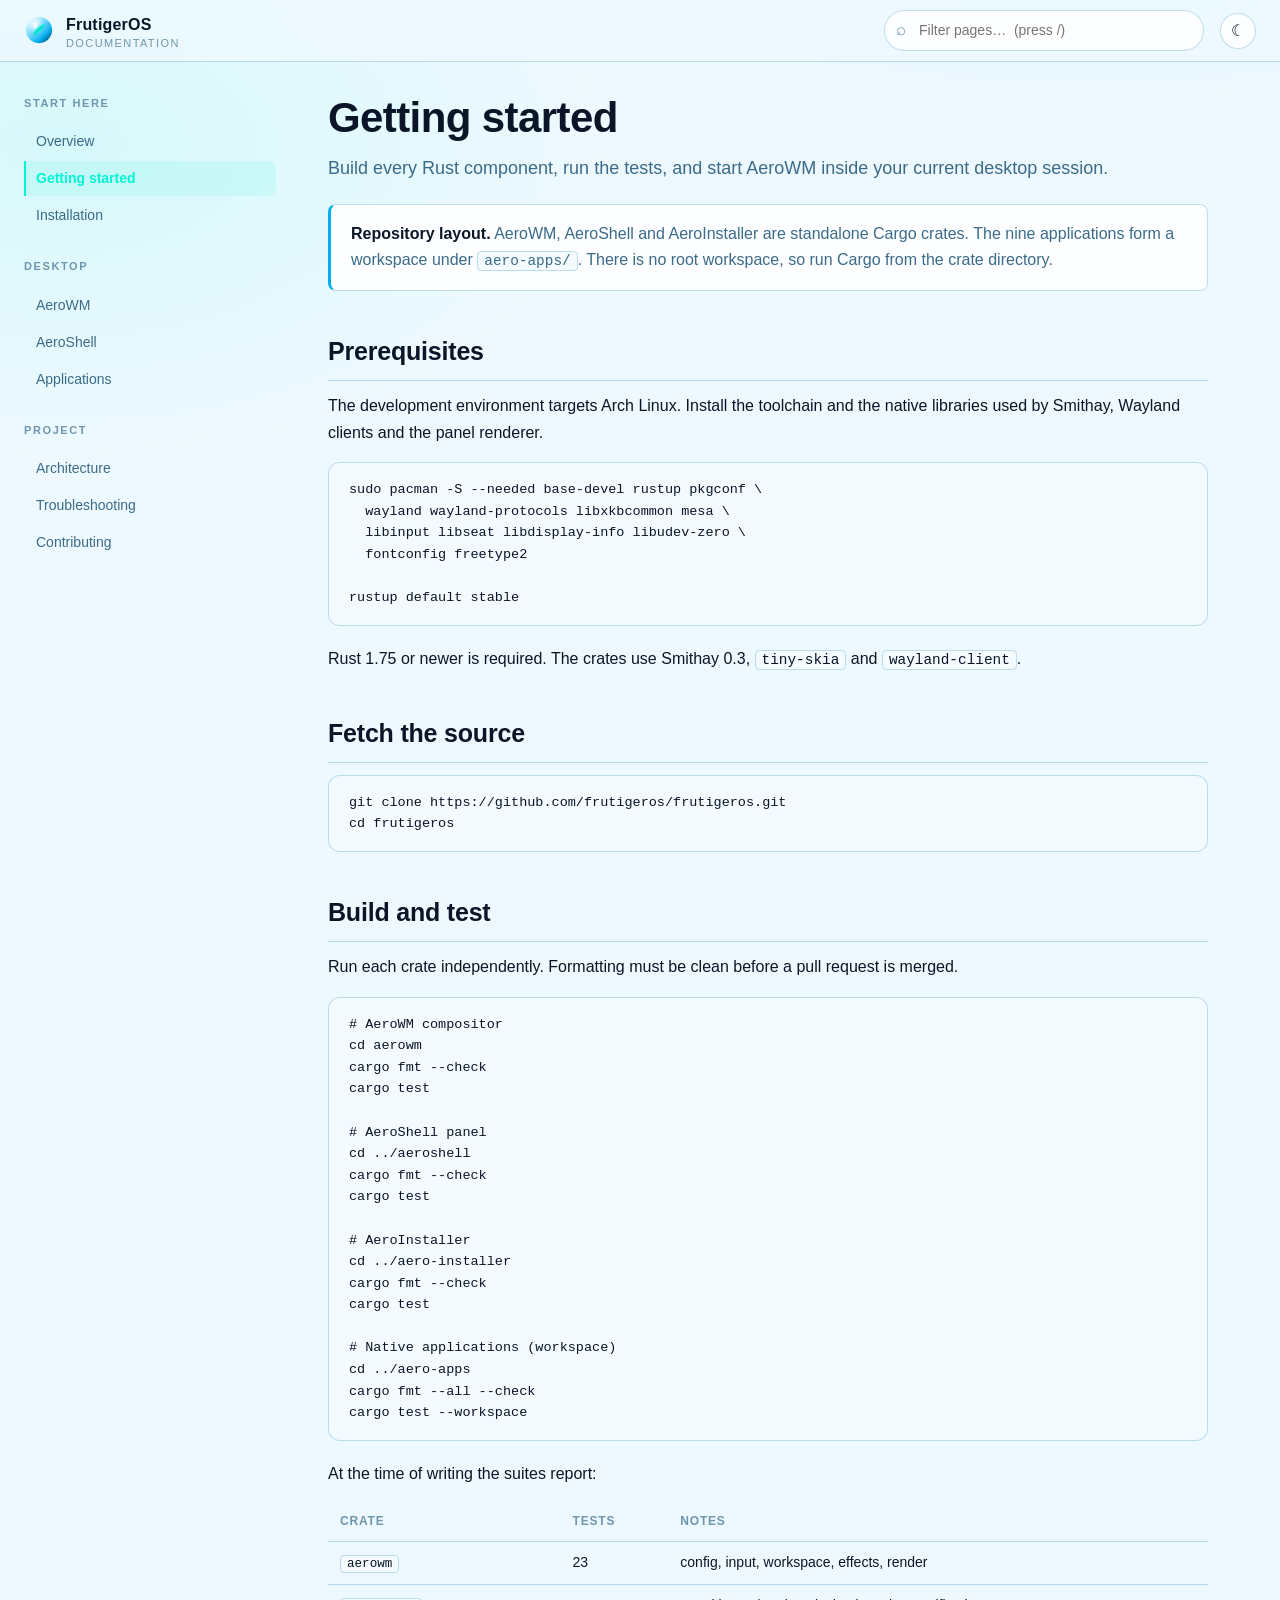
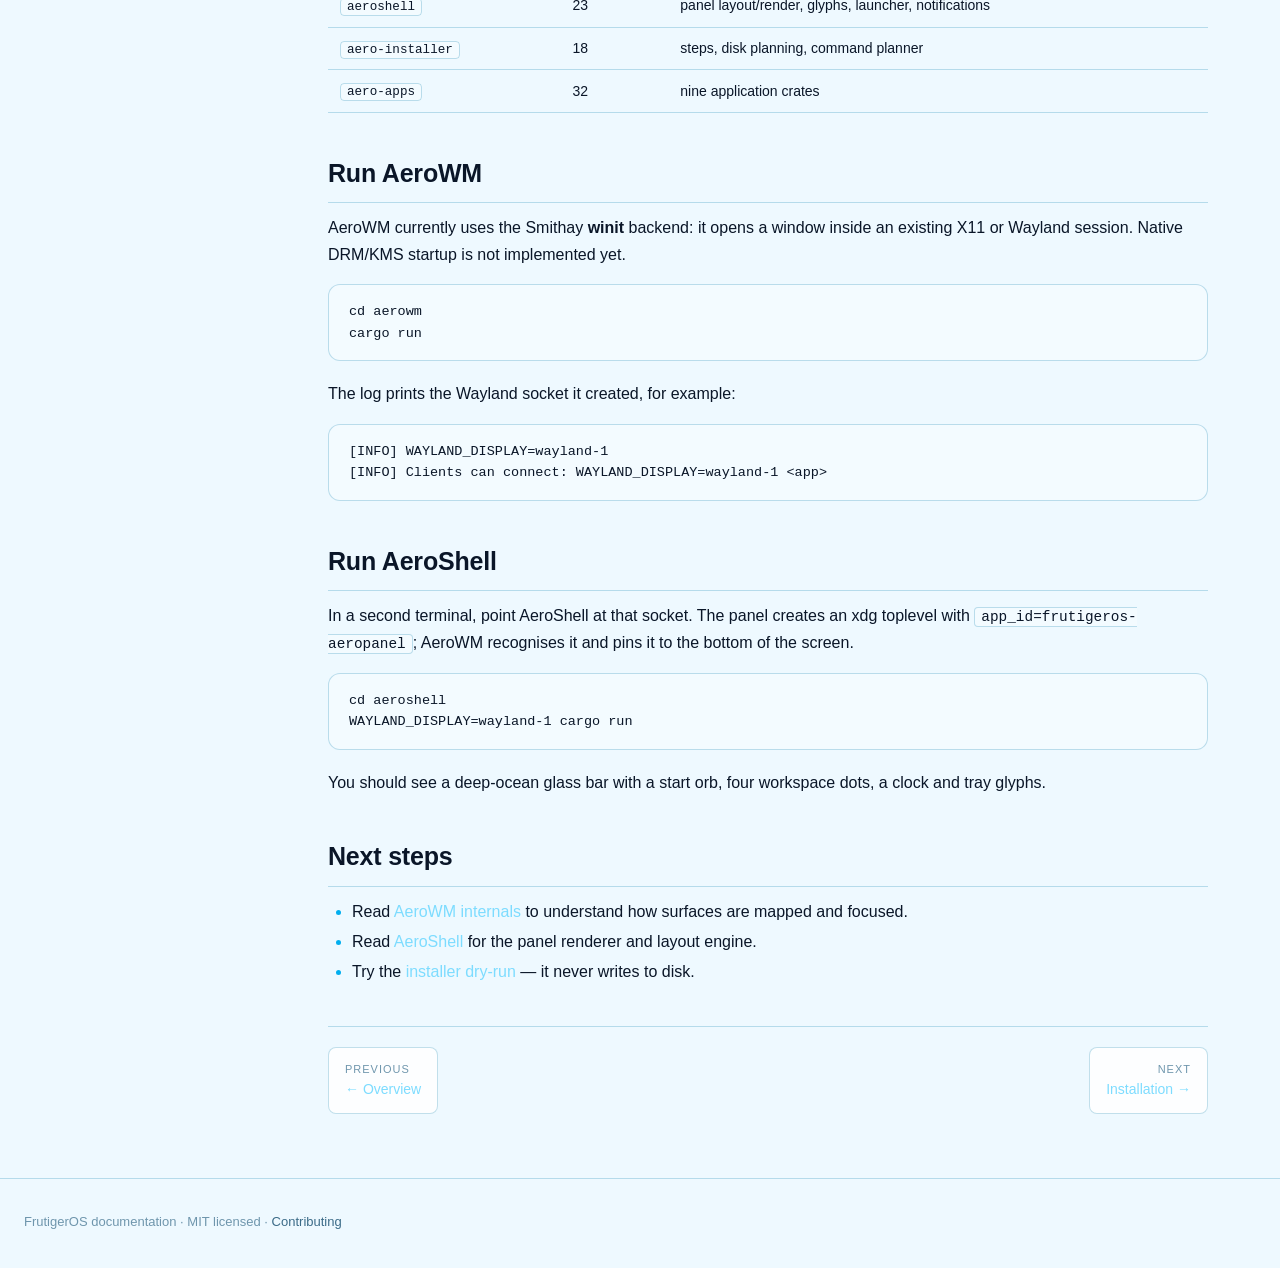
<file: frutigeros-docs/pages/getting-started.html>
<!doctype html>
<html lang="en">
<head>
  <meta charset="utf-8">
  <meta name="viewport" content="width=device-width, initial-scale=1">
  <title>Getting started — FrutigerOS Docs</title>
  <meta name="description" content="Build FrutigerOS components and run the test suite.">
  <link rel="icon" href="../assets/logo.svg" type="image/svg+xml">
  <link rel="stylesheet" href="../assets/style.css">
</head>
<body>
  <header class="topbar">
    <a class="brand" href="../index.html"><img src="../assets/logo.svg" alt=""><span>FrutigerOS<small>DOCUMENTATION</small></span></a>
    <div class="topbar-spacer"></div>
    <div class="search"><input type="search" placeholder="Filter pages…  (press /)" aria-label="Filter navigation"></div>
    <button class="icon-button" data-theme-toggle type="button" aria-label="Toggle theme">☀</button>
    <button class="icon-button menu-button" data-menu-toggle type="button" aria-label="Open navigation" aria-expanded="false">☰</button>
  </header>

  <div class="layout">
    <aside class="sidebar">
      <div class="nav-group"><h2>Start here</h2><ul>
        <li><a href="../index.html">Overview</a></li>
        <li><a href="getting-started.html" aria-current="page">Getting started</a></li>
        <li><a href="installation.html">Installation</a></li>
      </ul></div>
      <div class="nav-group"><h2>Desktop</h2><ul>
        <li><a href="aerowm.html">AeroWM</a></li>
        <li><a href="aeroshell.html">AeroShell</a></li>
        <li><a href="applications.html">Applications</a></li>
      </ul></div>
      <div class="nav-group"><h2>Project</h2><ul>
        <li><a href="architecture.html">Architecture</a></li>
        <li><a href="troubleshooting.html">Troubleshooting</a></li>
        <li><a href="contributing.html">Contributing</a></li>
      </ul></div>
    </aside>

    <main class="content">
      <h1>Getting started</h1>
      <p class="lede">Build every Rust component, run the tests, and start AeroWM inside your current desktop session.</p>

      <div class="note">
        <strong>Repository layout.</strong> AeroWM, AeroShell and AeroInstaller are standalone
        Cargo crates. The nine applications form a workspace under <code>aero-apps/</code>.
        There is no root workspace, so run Cargo from the crate directory.
      </div>

      <h2>Prerequisites</h2>
      <p>The development environment targets Arch Linux. Install the toolchain and the native libraries used by Smithay, Wayland clients and the panel renderer.</p>
      <pre><code>sudo pacman -S --needed base-devel rustup pkgconf \
  wayland wayland-protocols libxkbcommon mesa \
  libinput libseat libdisplay-info libudev-zero \
  fontconfig freetype2

rustup default stable</code></pre>
      <p>Rust 1.75 or newer is required. The crates use Smithay 0.3, <code>tiny-skia</code> and <code>wayland-client</code>.</p>

      <h2>Fetch the source</h2>
      <pre><code>git clone https://github.com/frutigeros/frutigeros.git
cd frutigeros</code></pre>

      <h2>Build and test</h2>
      <p>Run each crate independently. Formatting must be clean before a pull request is merged.</p>
      <pre><code># AeroWM compositor
cd aerowm
cargo fmt --check
cargo test

# AeroShell panel
cd ../aeroshell
cargo fmt --check
cargo test

# AeroInstaller
cd ../aero-installer
cargo fmt --check
cargo test

# Native applications (workspace)
cd ../aero-apps
cargo fmt --all --check
cargo test --workspace</code></pre>

      <p>At the time of writing the suites report:</p>
      <table>
        <thead><tr><th>Crate</th><th>Tests</th><th>Notes</th></tr></thead>
        <tbody>
          <tr><td><code>aerowm</code></td><td>23</td><td>config, input, workspace, effects, render</td></tr>
          <tr><td><code>aeroshell</code></td><td>23</td><td>panel layout/render, glyphs, launcher, notifications</td></tr>
          <tr><td><code>aero-installer</code></td><td>18</td><td>steps, disk planning, command planner</td></tr>
          <tr><td><code>aero-apps</code></td><td>32</td><td>nine application crates</td></tr>
        </tbody>
      </table>

      <h2>Run AeroWM</h2>
      <p>
        AeroWM currently uses the Smithay <strong>winit</strong> backend: it opens a window
        inside an existing X11 or Wayland session. Native DRM/KMS startup is not implemented yet.
      </p>
      <pre><code>cd aerowm
cargo run</code></pre>
      <p>The log prints the Wayland socket it created, for example:</p>
      <pre><code>[INFO] WAYLAND_DISPLAY=wayland-1
[INFO] Clients can connect: WAYLAND_DISPLAY=wayland-1 &lt;app&gt;</code></pre>

      <h2>Run AeroShell</h2>
      <p>In a second terminal, point AeroShell at that socket. The panel creates an xdg toplevel with <code>app_id=frutigeros-aeropanel</code>; AeroWM recognises it and pins it to the bottom of the screen.</p>
      <pre><code>cd aeroshell
WAYLAND_DISPLAY=wayland-1 cargo run</code></pre>
      <p>You should see a deep-ocean glass bar with a start orb, four workspace dots, a clock and tray glyphs.</p>

      <h2>Next steps</h2>
      <ul>
        <li>Read <a href="aerowm.html">AeroWM internals</a> to understand how surfaces are mapped and focused.</li>
        <li>Read <a href="aeroshell.html">AeroShell</a> for the panel renderer and layout engine.</li>
        <li>Try the <a href="installation.html">installer dry-run</a> — it never writes to disk.</li>
      </ul>

      <div class="page-nav">
        <a href="../index.html"><span>Previous</span>← Overview</a>
        <a class="next" href="installation.html"><span>Next</span>Installation →</a>
      </div>
    </main>
  </div>

  <footer class="footer">FrutigerOS documentation · MIT licensed · <a href="contributing.html">Contributing</a></footer>
  <script src="../assets/docs.js"></script>
</body>
</html>
</file>
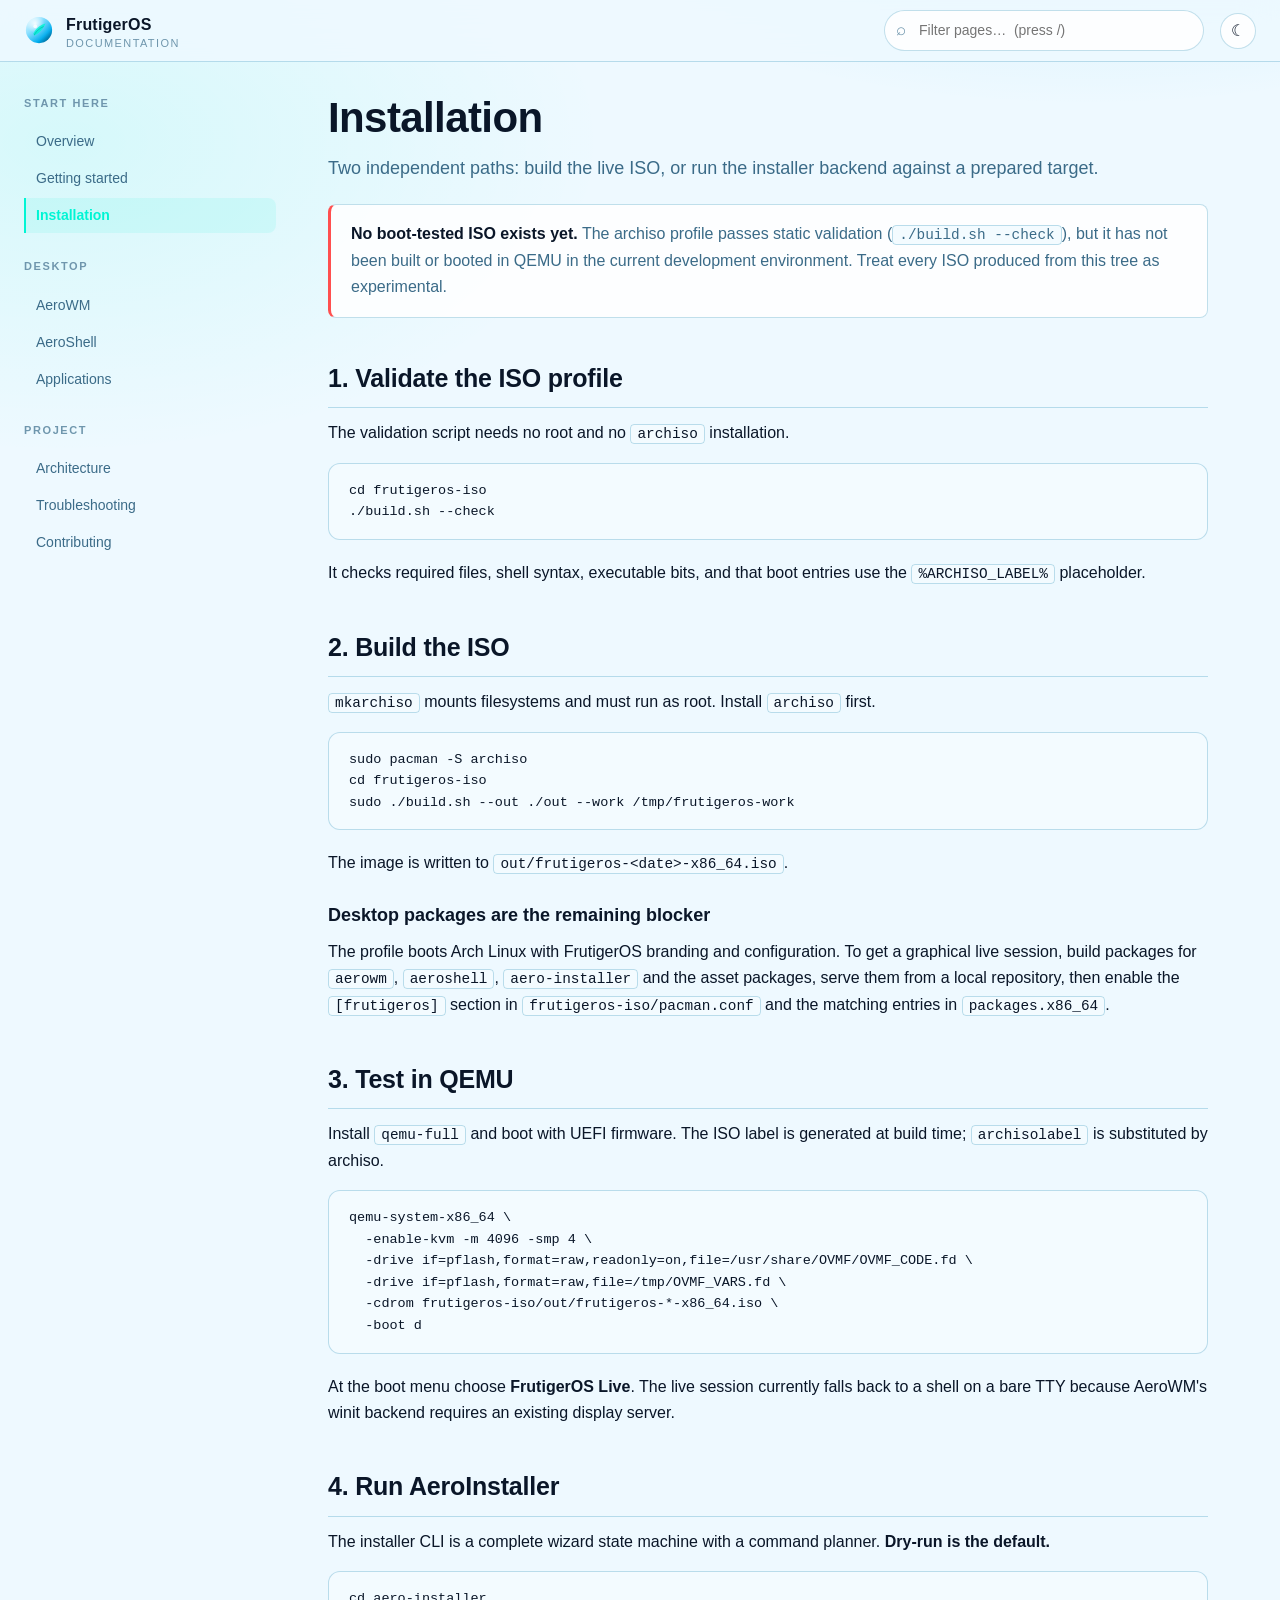
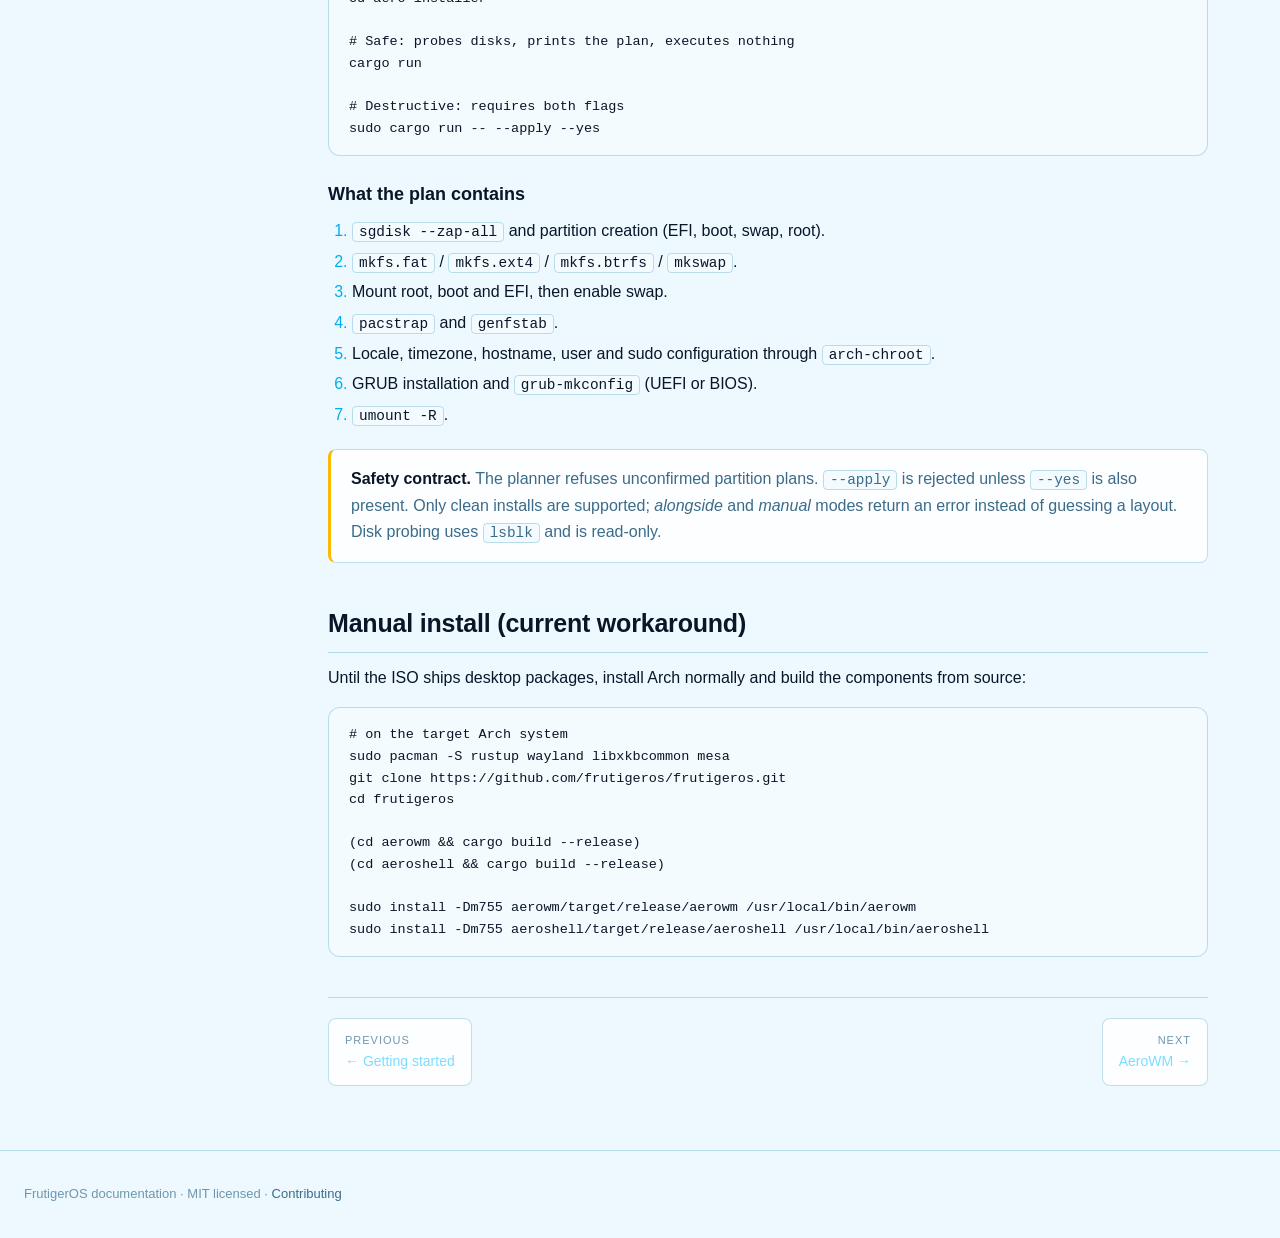
<file: frutigeros-docs/pages/installation.html>
<!doctype html>
<html lang="en">
<head>
  <meta charset="utf-8">
  <meta name="viewport" content="width=device-width, initial-scale=1">
  <title>Installation — FrutigerOS Docs</title>
  <meta name="description" content="Validate and build the FrutigerOS archiso profile, and run AeroInstaller safely.">
  <link rel="icon" href="../assets/logo.svg" type="image/svg+xml">
  <link rel="stylesheet" href="../assets/style.css">
</head>
<body>
  <header class="topbar">
    <a class="brand" href="../index.html"><img src="../assets/logo.svg" alt=""><span>FrutigerOS<small>DOCUMENTATION</small></span></a>
    <div class="topbar-spacer"></div>
    <div class="search"><input type="search" placeholder="Filter pages…  (press /)" aria-label="Filter navigation"></div>
    <button class="icon-button" data-theme-toggle type="button" aria-label="Toggle theme">☀</button>
    <button class="icon-button menu-button" data-menu-toggle type="button" aria-label="Open navigation" aria-expanded="false">☰</button>
  </header>

  <div class="layout">
    <aside class="sidebar">
      <div class="nav-group"><h2>Start here</h2><ul>
        <li><a href="../index.html">Overview</a></li>
        <li><a href="getting-started.html">Getting started</a></li>
        <li><a href="installation.html" aria-current="page">Installation</a></li>
      </ul></div>
      <div class="nav-group"><h2>Desktop</h2><ul>
        <li><a href="aerowm.html">AeroWM</a></li>
        <li><a href="aeroshell.html">AeroShell</a></li>
        <li><a href="applications.html">Applications</a></li>
      </ul></div>
      <div class="nav-group"><h2>Project</h2><ul>
        <li><a href="architecture.html">Architecture</a></li>
        <li><a href="troubleshooting.html">Troubleshooting</a></li>
        <li><a href="contributing.html">Contributing</a></li>
      </ul></div>
    </aside>

    <main class="content">
      <h1>Installation</h1>
      <p class="lede">Two independent paths: build the live ISO, or run the installer backend against a prepared target.</p>

      <div class="note danger">
        <strong>No boot-tested ISO exists yet.</strong> The archiso profile passes static
        validation (<code>./build.sh --check</code>), but it has not been built or booted in
        QEMU in the current development environment. Treat every ISO produced from this tree
        as experimental.
      </div>

      <h2>1. Validate the ISO profile</h2>
      <p>The validation script needs no root and no <code>archiso</code> installation.</p>
      <pre><code>cd frutigeros-iso
./build.sh --check</code></pre>
      <p>It checks required files, shell syntax, executable bits, and that boot entries use the <code>%ARCHISO_LABEL%</code> placeholder.</p>

      <h2>2. Build the ISO</h2>
      <p><code>mkarchiso</code> mounts filesystems and must run as root. Install <code>archiso</code> first.</p>
      <pre><code>sudo pacman -S archiso
cd frutigeros-iso
sudo ./build.sh --out ./out --work /tmp/frutigeros-work</code></pre>
      <p>The image is written to <code>out/frutigeros-&lt;date&gt;-x86_64.iso</code>.</p>

      <h3>Desktop packages are the remaining blocker</h3>
      <p>
        The profile boots Arch Linux with FrutigerOS branding and configuration. To get a
        graphical live session, build packages for <code>aerowm</code>, <code>aeroshell</code>,
        <code>aero-installer</code> and the asset packages, serve them from a local repository,
        then enable the <code>[frutigeros]</code> section in <code>frutigeros-iso/pacman.conf</code>
        and the matching entries in <code>packages.x86_64</code>.
      </p>

      <h2>3. Test in QEMU</h2>
      <p>Install <code>qemu-full</code> and boot with UEFI firmware. The ISO label is generated at build time; <code>archisolabel</code> is substituted by archiso.</p>
      <pre><code>qemu-system-x86_64 \
  -enable-kvm -m 4096 -smp 4 \
  -drive if=pflash,format=raw,readonly=on,file=/usr/share/OVMF/OVMF_CODE.fd \
  -drive if=pflash,format=raw,file=/tmp/OVMF_VARS.fd \
  -cdrom frutigeros-iso/out/frutigeros-*-x86_64.iso \
  -boot d</code></pre>
      <p>At the boot menu choose <strong>FrutigerOS Live</strong>. The live session currently falls back to a shell on a bare TTY because AeroWM's winit backend requires an existing display server.</p>

      <h2>4. Run AeroInstaller</h2>
      <p>The installer CLI is a complete wizard state machine with a command planner. <strong>Dry-run is the default.</strong></p>
      <pre><code>cd aero-installer

# Safe: probes disks, prints the plan, executes nothing
cargo run

# Destructive: requires both flags
sudo cargo run -- --apply --yes</code></pre>

      <h3>What the plan contains</h3>
      <ol>
        <li><code>sgdisk --zap-all</code> and partition creation (EFI, boot, swap, root).</li>
        <li><code>mkfs.fat</code> / <code>mkfs.ext4</code> / <code>mkfs.btrfs</code> / <code>mkswap</code>.</li>
        <li>Mount root, boot and EFI, then enable swap.</li>
        <li><code>pacstrap</code> and <code>genfstab</code>.</li>
        <li>Locale, timezone, hostname, user and sudo configuration through <code>arch-chroot</code>.</li>
        <li>GRUB installation and <code>grub-mkconfig</code> (UEFI or BIOS).</li>
        <li><code>umount -R</code>.</li>
      </ol>

      <div class="note warn">
        <strong>Safety contract.</strong> The planner refuses unconfirmed partition plans.
        <code>--apply</code> is rejected unless <code>--yes</code> is also present. Only clean
        installs are supported; <em>alongside</em> and <em>manual</em> modes return an error
        instead of guessing a layout. Disk probing uses <code>lsblk</code> and is read-only.
      </div>

      <h2>Manual install (current workaround)</h2>
      <p>Until the ISO ships desktop packages, install Arch normally and build the components from source:</p>
      <pre><code># on the target Arch system
sudo pacman -S rustup wayland libxkbcommon mesa
git clone https://github.com/frutigeros/frutigeros.git
cd frutigeros

(cd aerowm && cargo build --release)
(cd aeroshell && cargo build --release)

sudo install -Dm755 aerowm/target/release/aerowm /usr/local/bin/aerowm
sudo install -Dm755 aeroshell/target/release/aeroshell /usr/local/bin/aeroshell</code></pre>

      <div class="page-nav">
        <a href="getting-started.html"><span>Previous</span>← Getting started</a>
        <a class="next" href="aerowm.html"><span>Next</span>AeroWM →</a>
      </div>
    </main>
  </div>

  <footer class="footer">FrutigerOS documentation · MIT licensed · <a href="contributing.html">Contributing</a></footer>
  <script src="../assets/docs.js"></script>
</body>
</html>
</file>
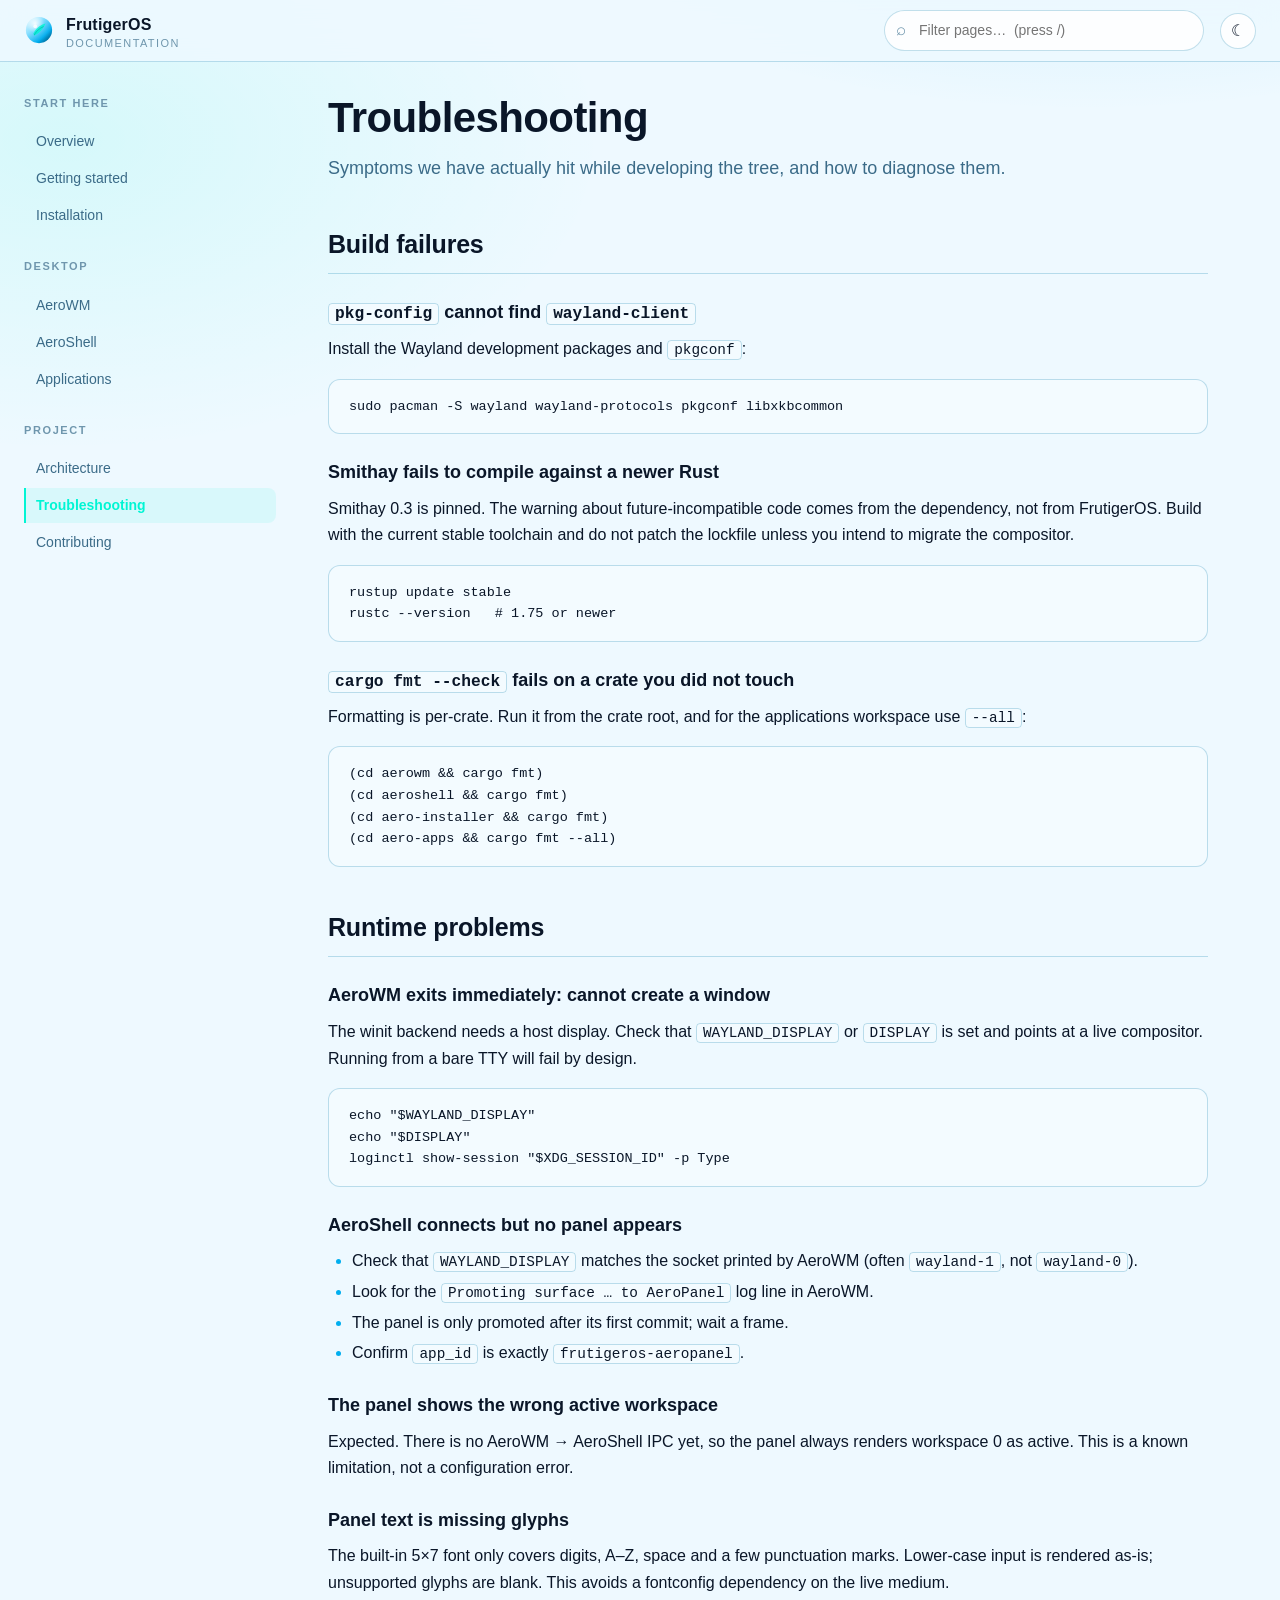
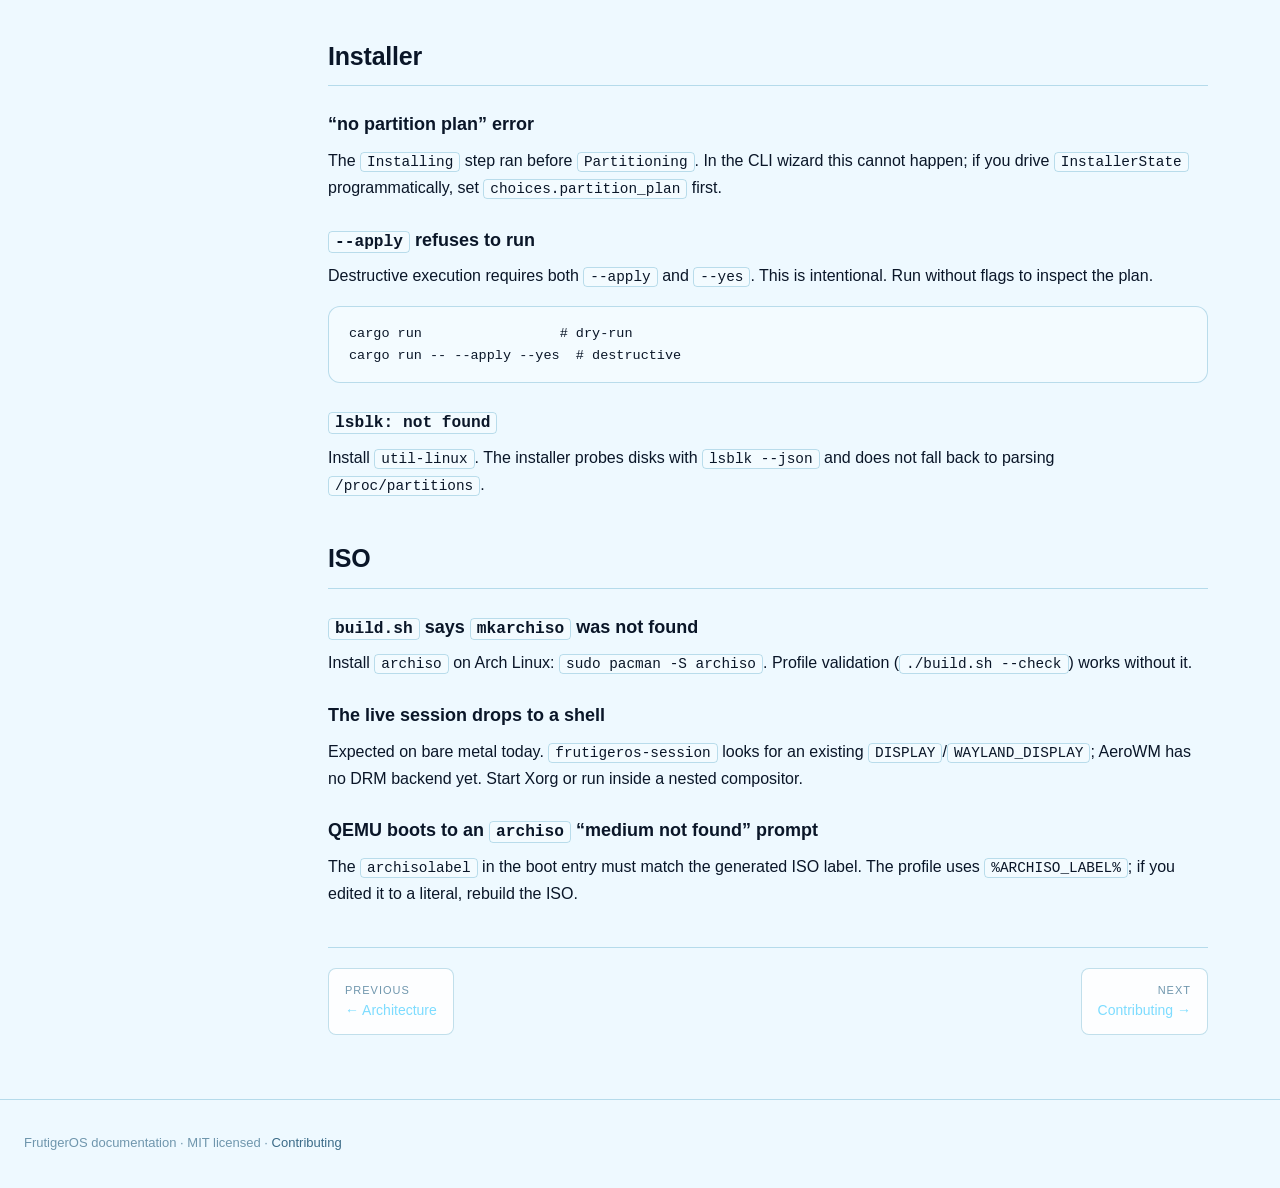
<file: frutigeros-docs/pages/troubleshooting.html>
<!doctype html>
<html lang="en">
<head>
  <meta charset="utf-8">
  <meta name="viewport" content="width=device-width, initial-scale=1">
  <title>Troubleshooting — FrutigerOS Docs</title>
  <meta name="description" content="Common FrutigerOS build and runtime problems.">
  <link rel="icon" href="../assets/logo.svg" type="image/svg+xml">
  <link rel="stylesheet" href="../assets/style.css">
</head>
<body>
  <header class="topbar">
    <a class="brand" href="../index.html"><img src="../assets/logo.svg" alt=""><span>FrutigerOS<small>DOCUMENTATION</small></span></a>
    <div class="topbar-spacer"></div>
    <div class="search"><input type="search" placeholder="Filter pages…  (press /)" aria-label="Filter navigation"></div>
    <button class="icon-button" data-theme-toggle type="button" aria-label="Toggle theme">☀</button>
    <button class="icon-button menu-button" data-menu-toggle type="button" aria-label="Open navigation" aria-expanded="false">☰</button>
  </header>

  <div class="layout">
    <aside class="sidebar">
      <div class="nav-group"><h2>Start here</h2><ul>
        <li><a href="../index.html">Overview</a></li>
        <li><a href="getting-started.html">Getting started</a></li>
        <li><a href="installation.html">Installation</a></li>
      </ul></div>
      <div class="nav-group"><h2>Desktop</h2><ul>
        <li><a href="aerowm.html">AeroWM</a></li>
        <li><a href="aeroshell.html">AeroShell</a></li>
        <li><a href="applications.html">Applications</a></li>
      </ul></div>
      <div class="nav-group"><h2>Project</h2><ul>
        <li><a href="architecture.html">Architecture</a></li>
        <li><a href="troubleshooting.html" aria-current="page">Troubleshooting</a></li>
        <li><a href="contributing.html">Contributing</a></li>
      </ul></div>
    </aside>

    <main class="content">
      <h1>Troubleshooting</h1>
      <p class="lede">Symptoms we have actually hit while developing the tree, and how to diagnose them.</p>

      <h2>Build failures</h2>

      <h3><code>pkg-config</code> cannot find <code>wayland-client</code></h3>
      <p>Install the Wayland development packages and <code>pkgconf</code>:</p>
      <pre><code>sudo pacman -S wayland wayland-protocols pkgconf libxkbcommon</code></pre>

      <h3>Smithay fails to compile against a newer Rust</h3>
      <p>Smithay 0.3 is pinned. The warning about future-incompatible code comes from the dependency, not from FrutigerOS. Build with the current stable toolchain and do not patch the lockfile unless you intend to migrate the compositor.</p>
      <pre><code>rustup update stable
rustc --version   # 1.75 or newer</code></pre>

      <h3><code>cargo fmt --check</code> fails on a crate you did not touch</h3>
      <p>Formatting is per-crate. Run it from the crate root, and for the applications workspace use <code>--all</code>:</p>
      <pre><code>(cd aerowm &amp;&amp; cargo fmt)
(cd aeroshell &amp;&amp; cargo fmt)
(cd aero-installer &amp;&amp; cargo fmt)
(cd aero-apps &amp;&amp; cargo fmt --all)</code></pre>

      <h2>Runtime problems</h2>

      <h3>AeroWM exits immediately: cannot create a window</h3>
      <p>The winit backend needs a host display. Check that <code>WAYLAND_DISPLAY</code> or <code>DISPLAY</code> is set and points at a live compositor. Running from a bare TTY will fail by design.</p>
      <pre><code>echo "$WAYLAND_DISPLAY"
echo "$DISPLAY"
loginctl show-session "$XDG_SESSION_ID" -p Type</code></pre>

      <h3>AeroShell connects but no panel appears</h3>
      <ul>
        <li>Check that <code>WAYLAND_DISPLAY</code> matches the socket printed by AeroWM (often <code>wayland-1</code>, not <code>wayland-0</code>).</li>
        <li>Look for the <code>Promoting surface … to AeroPanel</code> log line in AeroWM.</li>
        <li>The panel is only promoted after its first commit; wait a frame.</li>
        <li>Confirm <code>app_id</code> is exactly <code>frutigeros-aeropanel</code>.</li>
      </ul>

      <h3>The panel shows the wrong active workspace</h3>
      <p>Expected. There is no AeroWM → AeroShell IPC yet, so the panel always renders workspace 0 as active. This is a known limitation, not a configuration error.</p>

      <h3>Panel text is missing glyphs</h3>
      <p>The built-in 5×7 font only covers digits, A–Z, space and a few punctuation marks. Lower-case input is rendered as-is; unsupported glyphs are blank. This avoids a fontconfig dependency on the live medium.</p>

      <h2>Installer</h2>

      <h3>“no partition plan” error</h3>
      <p>The <code>Installing</code> step ran before <code>Partitioning</code>. In the CLI wizard this cannot happen; if you drive <code>InstallerState</code> programmatically, set <code>choices.partition_plan</code> first.</p>

      <h3><code>--apply</code> refuses to run</h3>
      <p>Destructive execution requires both <code>--apply</code> and <code>--yes</code>. This is intentional. Run without flags to inspect the plan.</p>
      <pre><code>cargo run                 # dry-run
cargo run -- --apply --yes  # destructive</code></pre>

      <h3><code>lsblk: not found</code></h3>
      <p>Install <code>util-linux</code>. The installer probes disks with <code>lsblk --json</code> and does not fall back to parsing <code>/proc/partitions</code>.</p>

      <h2>ISO</h2>

      <h3><code>build.sh</code> says <code>mkarchiso</code> was not found</h3>
      <p>Install <code>archiso</code> on Arch Linux: <code>sudo pacman -S archiso</code>. Profile validation (<code>./build.sh --check</code>) works without it.</p>

      <h3>The live session drops to a shell</h3>
      <p>Expected on bare metal today. <code>frutigeros-session</code> looks for an existing <code>DISPLAY</code>/<code>WAYLAND_DISPLAY</code>; AeroWM has no DRM backend yet. Start Xorg or run inside a nested compositor.</p>

      <h3>QEMU boots to an <code>archiso</code> “medium not found” prompt</h3>
      <p>The <code>archisolabel</code> in the boot entry must match the generated ISO label. The profile uses <code>%ARCHISO_LABEL%</code>; if you edited it to a literal, rebuild the ISO.</p>

      <div class="page-nav">
        <a href="architecture.html"><span>Previous</span>← Architecture</a>
        <a class="next" href="contributing.html"><span>Next</span>Contributing →</a>
      </div>
    </main>
  </div>

  <footer class="footer">FrutigerOS documentation · MIT licensed · <a href="contributing.html">Contributing</a></footer>
  <script src="../assets/docs.js"></script>
</body>
</html>
</file>
<file: frutigeros-docs/assets/style.css>
/* FrutigerOS documentation portal
   Design tokens mirror design-tokens.toml. No build step required. */

:root {
  color-scheme: dark;
  --aero-blue: #00aeef;
  --sky-blue: #7ddcff;
  --aqua: #00f5d4;
  --nature-green: #7ed957;
  --deep-ocean: #063b5c;

  --bg: #020f1a;
  --bg-elevated: #062235;
  --surface: rgba(6, 59, 92, 0.62);
  --surface-strong: rgba(6, 59, 92, 0.9);
  --border: rgba(0, 174, 239, 0.32);
  --border-strong: rgba(0, 174, 239, 0.6);
  --text: #eafbff;
  --text-dim: rgba(234, 251, 255, 0.66);
  --text-faint: rgba(234, 251, 255, 0.42);
  --code-bg: rgba(2, 15, 26, 0.78);
  --mark: rgba(0, 245, 212, 0.34);

  --font-ui: "Inter", -apple-system, BlinkMacSystemFont, "Segoe UI", sans-serif;
  --font-mono: "JetBrains Mono", "Fira Code", "Cascadia Code", monospace;

  --s1: 4px;
  --s2: 8px;
  --s3: 12px;
  --s4: 16px;
  --s5: 20px;
  --s6: 24px;
  --s8: 32px;
  --s10: 40px;
  --s12: 48px;
  --s16: 64px;

  --r-sm: 4px;
  --r-md: 8px;
  --r-lg: 12px;
  --r-xl: 16px;
  --r-full: 9999px;

  --shadow: 0 18px 60px rgba(0, 0, 0, 0.35);
  --ease: cubic-bezier(0.4, 0, 0.2, 1);
  --spring: cubic-bezier(0.34, 1.56, 0.64, 1);
  --sidebar: 264px;
}

[data-theme="light"] {
  color-scheme: light;
  --bg: #eef9ff;
  --bg-elevated: #ffffff;
  --surface: rgba(255, 255, 255, 0.86);
  --surface-strong: #ffffff;
  --border: rgba(0, 120, 170, 0.24);
  --border-strong: rgba(0, 120, 170, 0.5);
  --text: #0a1628;
  --text-dim: #3b6b88;
  --text-faint: #6f96ad;
  --code-bg: #f3fbff;
  --mark: rgba(0, 174, 239, 0.24);
  --shadow: 0 18px 60px rgba(6, 59, 92, 0.16);
}

*, *::before, *::after { box-sizing: border-box; }
html { scroll-behavior: smooth; }
body {
  margin: 0;
  background:
    radial-gradient(1100px 600px at 85% -10%, rgba(0, 174, 239, 0.22), transparent 65%),
    radial-gradient(900px 520px at 5% 5%, rgba(0, 245, 212, 0.1), transparent 60%),
    var(--bg);
  color: var(--text);
  font-family: var(--font-ui);
  font-size: 16px;
  line-height: 1.65;
  -webkit-font-smoothing: antialiased;
  min-height: 100vh;
}

a { color: var(--sky-blue); text-decoration: none; }
a:hover { color: var(--aqua); text-decoration: underline; }
img, svg { display: block; max-width: 100%; }
code, pre, kbd { font-family: var(--font-mono); }

/* ── Top bar ─────────────────────────────────────────────────────────────── */
.topbar {
  position: sticky;
  top: 0;
  z-index: 40;
  display: flex;
  align-items: center;
  gap: var(--s4);
  height: 62px;
  padding: 0 var(--s6);
  background: rgba(2, 15, 26, 0.72);
  border-bottom: 1px solid var(--border);
  backdrop-filter: blur(18px);
  -webkit-backdrop-filter: blur(18px);
}
[data-theme="light"] .topbar { background: rgba(238, 249, 255, 0.82); }

.brand {
  display: flex;
  align-items: center;
  gap: var(--s3);
  color: var(--text);
  font-weight: 700;
  letter-spacing: 0.2px;
}
.brand:hover { text-decoration: none; color: var(--text); }
.brand img { width: 30px; height: 30px; }
.brand span small {
  display: block;
  color: var(--text-faint);
  font-size: 11px;
  font-weight: 500;
  letter-spacing: 1.4px;
  line-height: 1;
}

.topbar-spacer { flex: 1; }

.search {
  position: relative;
  width: min(320px, 38vw);
}
.search input {
  width: 100%;
  padding: 8px 12px 8px 34px;
  color: var(--text);
  background: var(--surface);
  border: 1px solid var(--border);
  border-radius: var(--r-full);
  font: inherit;
  font-size: 14px;
  outline: none;
  transition: border-color 120ms var(--ease), box-shadow 120ms var(--ease);
}
.search input:focus {
  border-color: var(--aero-blue);
  box-shadow: 0 0 0 3px rgba(0, 174, 239, 0.22);
}
.search::before {
  content: "⌕";
  position: absolute;
  left: 12px;
  top: 50%;
  transform: translateY(-52%);
  color: var(--text-faint);
  font-size: 17px;
  pointer-events: none;
}

.icon-button {
  display: inline-grid;
  place-items: center;
  width: 36px;
  height: 36px;
  color: var(--text);
  background: var(--surface);
  border: 1px solid var(--border);
  border-radius: var(--r-full);
  font-size: 16px;
  cursor: pointer;
  transition: transform 120ms var(--spring), border-color 120ms var(--ease);
}
.icon-button:hover { border-color: var(--border-strong); transform: translateY(-1px); }
.icon-button:focus-visible { outline: 2px solid var(--aero-blue); outline-offset: 2px; }
.menu-button { display: none; }

/* ── Layout ──────────────────────────────────────────────────────────────── */
.layout {
  display: grid;
  grid-template-columns: var(--sidebar) minmax(0, 1fr);
  gap: var(--s10);
  max-width: 1280px;
  margin: 0 auto;
  padding: var(--s8) var(--s6) var(--s16);
}

.sidebar {
  align-self: start;
  position: sticky;
  top: calc(62px + var(--s6));
  max-height: calc(100vh - 62px - var(--s8));
  overflow-y: auto;
  padding-right: var(--s3);
}
.sidebar h2 {
  margin: 0 0 var(--s3);
  color: var(--text-faint);
  font-size: 11px;
  font-weight: 600;
  letter-spacing: 1.6px;
  text-transform: uppercase;
}
.nav-group { margin-bottom: var(--s6); }
.nav-group ul { margin: 0; padding: 0; list-style: none; }
.nav-group a {
  display: block;
  padding: 6px 10px;
  margin: 2px 0;
  color: var(--text-dim);
  border-left: 2px solid transparent;
  border-radius: 0 var(--r-md) var(--r-md) 0;
  font-size: 14px;
  transition: background 120ms var(--ease), color 120ms var(--ease);
}
.nav-group a:hover {
  color: var(--text);
  background: var(--surface);
  text-decoration: none;
}
.nav-group a[aria-current="page"] {
  color: var(--aqua);
  background: rgba(0, 245, 212, 0.09);
  border-left-color: var(--aqua);
  font-weight: 600;
}
.nav-empty { color: var(--text-faint); font-size: 13px; padding: 4px 10px; }

.content { min-width: 0; max-width: 880px; }
.content h1 {
  margin: 0 0 var(--s3);
  font-size: clamp(30px, 4vw, 42px);
  font-weight: 700;
  letter-spacing: -0.6px;
  line-height: 1.15;
}
.content h1 + .lede { margin-top: var(--s2); }
.lede {
  margin: 0 0 var(--s8);
  color: var(--text-dim);
  font-size: 18px;
}
.content h2 {
  margin: var(--s10) 0 var(--s3);
  padding-bottom: var(--s2);
  border-bottom: 1px solid var(--border);
  font-size: 25px;
  letter-spacing: -0.2px;
}
.content h3 { margin: var(--s6) 0 var(--s2); font-size: 18px; }
.content p { margin: 0 0 var(--s4); }
.content ul, .content ol { margin: 0 0 var(--s4); padding-left: var(--s6); }
.content li { margin: 4px 0; }
.content li::marker { color: var(--aero-blue); }
.content strong { color: var(--text); }

.badge {
  display: inline-block;
  padding: 2px 9px;
  border: 1px solid var(--border);
  border-radius: var(--r-full);
  color: var(--text-dim);
  background: var(--surface);
  font-size: 12px;
  font-weight: 600;
  letter-spacing: 0.3px;
  vertical-align: middle;
}
.badge.done { color: #052e1a; background: var(--nature-green); border-color: transparent; }
.badge.progress { color: #06283a; background: var(--sky-blue); border-color: transparent; }
.badge.blocked { color: #3a0b0b; background: #ff8b8b; border-color: transparent; }

.note {
  margin: var(--s5) 0;
  padding: var(--s4) var(--s5);
  border: 1px solid var(--border);
  border-left: 3px solid var(--aero-blue);
  border-radius: var(--r-md);
  background: var(--surface);
  color: var(--text-dim);
}
.note strong { color: var(--text); }
.note.warn { border-left-color: #ffb800; }
.note.danger { border-left-color: #ff4f4f; }

.cards {
  display: grid;
  grid-template-columns: repeat(auto-fit, minmax(210px, 1fr));
  gap: var(--s4);
  margin: var(--s6) 0 var(--s8);
}
.card {
  display: block;
  padding: var(--s5);
  color: var(--text);
  background: var(--surface);
  border: 1px solid var(--border);
  border-radius: var(--r-xl);
  box-shadow: 0 4px 24px rgba(0, 0, 0, 0.14);
  transition: transform 180ms var(--spring), border-color 180ms var(--ease), box-shadow 180ms var(--ease);
}
.card:hover {
  color: var(--text);
  text-decoration: none;
  border-color: var(--border-strong);
  transform: translateY(-3px);
  box-shadow: var(--shadow);
}
.card .card-icon { font-size: 22px; margin-bottom: var(--s2); }
.card h3 { margin: 0 0 var(--s1); font-size: 16px; }
.card p { margin: 0; color: var(--text-dim); font-size: 14px; }

pre {
  position: relative;
  margin: 0 0 var(--s5);
  padding: var(--s4) var(--s5);
  overflow-x: auto;
  background: var(--code-bg);
  border: 1px solid var(--border);
  border-radius: var(--r-lg);
  font-size: 13.5px;
  line-height: 1.6;
}
pre code { color: var(--text); }
:not(pre) > code {
  padding: 1px 6px;
  background: var(--code-bg);
  border: 1px solid var(--border);
  border-radius: var(--r-sm);
  font-size: 0.9em;
}
.copy-button {
  position: absolute;
  top: 8px;
  right: 8px;
  padding: 3px 9px;
  color: var(--text-dim);
  background: var(--surface-strong);
  border: 1px solid var(--border);
  border-radius: var(--r-sm);
  font-size: 11px;
  cursor: pointer;
  opacity: 0;
  transition: opacity 120ms var(--ease);
}
pre:hover .copy-button, .copy-button:focus-visible { opacity: 1; }
.copy-button:hover { color: var(--text); border-color: var(--border-strong); }

table {
  width: 100%;
  margin: 0 0 var(--s5);
  border-collapse: collapse;
  font-size: 14px;
}
th, td {
  padding: 9px 12px;
  text-align: left;
  border-bottom: 1px solid var(--border);
}
th { color: var(--text-faint); font-size: 12px; letter-spacing: 0.8px; text-transform: uppercase; }
tbody tr:hover { background: var(--surface); }

kbd {
  padding: 1px 6px;
  background: var(--surface-strong);
  border: 1px solid var(--border-strong);
  border-bottom-width: 2px;
  border-radius: var(--r-sm);
  font-size: 12px;
}

.page-nav {
  display: flex;
  justify-content: space-between;
  gap: var(--s4);
  margin-top: var(--s10);
  padding-top: var(--s5);
  border-top: 1px solid var(--border);
}
.page-nav a {
  display: block;
  max-width: 48%;
  padding: var(--s3) var(--s4);
  background: var(--surface);
  border: 1px solid var(--border);
  border-radius: var(--r-md);
  font-size: 14px;
}
.page-nav a:hover { text-decoration: none; border-color: var(--border-strong); }
.page-nav a span { display: block; color: var(--text-faint); font-size: 11px; letter-spacing: 1px; text-transform: uppercase; }
.page-nav .next { margin-left: auto; text-align: right; }

.footer {
  max-width: 1280px;
  margin: 0 auto;
  padding: var(--s8) var(--s6) var(--s10);
  border-top: 1px solid var(--border);
  color: var(--text-faint);
  font-size: 13px;
}
.footer a { color: var(--text-dim); }

.hero {
  margin-bottom: var(--s8);
  padding: var(--s6);
  background: var(--surface);
  border: 1px solid var(--border);
  border-radius: var(--r-xl);
  overflow: hidden;
}
.hero img { width: 100%; border-radius: var(--r-lg); }

.reveal { opacity: 0; transform: translateY(12px); transition: opacity 400ms var(--ease), transform 400ms var(--ease); }
.reveal.visible { opacity: 1; transform: none; }

/* ── Responsive ──────────────────────────────────────────────────────────── */
@media (max-width: 900px) {
  .layout { grid-template-columns: 1fr; padding-top: var(--s5); }
  .sidebar {
    position: fixed;
    top: 62px;
    left: 0;
    bottom: 0;
    z-index: 35;
    width: min(320px, 86vw);
    max-height: none;
    padding: var(--s5);
    background: var(--bg-elevated);
    border-right: 1px solid var(--border);
    transform: translateX(-105%);
    transition: transform 200ms var(--ease);
  }
  body.nav-open .sidebar { transform: none; box-shadow: var(--shadow); }
  .menu-button { display: inline-grid; }
  .search { width: auto; flex: 1; }
  .content { max-width: 100%; }
}
@media (max-width: 560px) {
  .topbar { padding: 0 var(--s3); }
  .brand span small { display: none; }
  .search { display: none; }
  .content h1 { font-size: 30px; }
}
@media (prefers-reduced-motion: reduce) {
  *, *::before, *::after { animation: none !important; transition: none !important; scroll-behavior: auto !important; }
  .reveal { opacity: 1; transform: none; }
}
@media print {
  .topbar, .sidebar, .page-nav, .copy-button { display: none; }
  .layout { display: block; }
  body { background: #fff; color: #000; }
}
</file>
<file: frutigeros-website/src/style.css>
/* ── FrutigerOS Website Styles ────────────────────────────────────────────── */
/* Design tokens match design-tokens.toml                                      */

:root {
  --aero-blue: #00aeef;
  --sky-blue:  #7ddcff;
  --aqua:      #00f5d4;
  --glass-white: #eafbff;
  --nature-green: #7ed957;
  --deep-ocean: #063b5c;

  /* Glass surfaces */
  --glass-bg:      rgba(6, 59, 92, 0.72);
  --glass-border:  rgba(0, 174, 239, 0.35);
  --glass-shadow:  rgba(0, 0, 0, 0.4);
  --glass-hover:   rgba(0, 174, 239, 0.08);

  /* Text */
  --text-primary:   #eafbff;
  --text-secondary: rgba(234, 251, 255, 0.65);
  --text-dim:       rgba(234, 251, 255, 0.4);

  /* Spacing (base-4 scale) */
  --s1: 4px;   --s2: 8px;   --s3: 12px;  --s4: 16px;
  --s5: 20px;  --s6: 24px;  --s8: 32px;  --s10: 40px;
  --s12: 48px; --s16: 64px; --s20: 80px;

  /* Typography */
  --font-ui: 'Inter', -apple-system, BlinkMacSystemFont, 'Segoe UI', sans-serif;
  --font-mono: 'JetBrains Mono', 'Fira Code', 'Cascadia Code', monospace;

  /* Radius */
  --r-sm: 4px;  --r-md: 8px;  --r-lg: 12px;
  --r-xl: 16px; --r-2xl: 24px;

  /* Animation */
  --ease-out-spring: cubic-bezier(0.34, 1.56, 0.64, 1);
  --ease-smooth:     cubic-bezier(0.4, 0, 0.2, 1);
  --duration-fast:   120ms;
  --duration-normal: 220ms;
  --duration-slow:   350ms;
}

/* ── Reset ─────────────────────────────────────────────────────────────────── */
*, *::before, *::after { box-sizing: border-box; margin: 0; padding: 0; }
html { scroll-behavior: smooth; font-size: 16px; }

body {
  font-family: var(--font-ui);
  background: #020f1a;
  color: var(--text-primary);
  line-height: 1.6;
  overflow-x: hidden;
  -webkit-font-smoothing: antialiased;
}

img, svg { display: block; max-width: 100%; }
a { color: inherit; text-decoration: none; }
ul { list-style: none; }

/* ── Container ─────────────────────────────────────────────────────────────── */
.container {
  max-width: 1180px;
  margin: 0 auto;
  padding: 0 var(--s6);
}

.section {
  padding: var(--s20) 0;
}

/* ── Glass utilities ────────────────────────────────────────────────────────── */
.glass-card {
  background: var(--glass-bg);
  border: 1px solid var(--glass-border);
  border-radius: var(--r-xl);
  backdrop-filter: blur(20px);
  -webkit-backdrop-filter: blur(20px);
  box-shadow:
    0 4px 40px var(--glass-shadow),
    0 0 0 1px rgba(255,255,255,0.04) inset,
    0 1px 0 rgba(255,255,255,0.08) inset;
}

.glass-card-active {
  border-color: rgba(0, 174, 239, 0.5);
  box-shadow:
    0 4px 40px var(--glass-shadow),
    0 0 24px rgba(0, 174, 239, 0.12),
    0 0 0 1px rgba(0, 174, 239, 0.1) inset;
}

.glass-badge {
  display: inline-flex;
  align-items: center;
  gap: var(--s2);
  padding: var(--s1) var(--s3);
  background: rgba(0, 174, 239, 0.12);
  border: 1px solid rgba(0, 174, 239, 0.3);
  border-radius: 999px;
  font-size: 13px;
  color: var(--sky-blue);
  white-space: nowrap;
}

.badge-dot {
  width: 6px; height: 6px;
  border-radius: 50%;
  background: var(--aero-blue);
  flex-shrink: 0;
  animation: pulse 2s ease-in-out infinite;
}

.badge-dot-green {
  background: var(--nature-green);
}

@keyframes pulse {
  0%, 100% { opacity: 1; }
  50% { opacity: 0.4; }
}

/* ── Gradient text ──────────────────────────────────────────────────────────── */
.gradient-text {
  background: linear-gradient(135deg, var(--sky-blue) 0%, var(--aqua) 60%, var(--nature-green) 100%);
  -webkit-background-clip: text;
  -webkit-text-fill-color: transparent;
  background-clip: text;
}

/* ── Buttons ────────────────────────────────────────────────────────────────── */
.btn {
  display: inline-flex;
  align-items: center;
  gap: var(--s2);
  font-family: var(--font-ui);
  font-weight: 500;
  border-radius: var(--r-lg);
  transition: all var(--duration-normal) var(--ease-smooth);
  cursor: pointer;
  border: none;
  white-space: nowrap;
}

.btn-primary {
  background: linear-gradient(135deg, var(--aero-blue), rgba(0, 174, 239, 0.7));
  color: white;
  box-shadow: 0 2px 16px rgba(0, 174, 239, 0.35);
}

.btn-primary:hover {
  background: linear-gradient(135deg, #00c4ff, var(--aero-blue));
  box-shadow: 0 4px 24px rgba(0, 174, 239, 0.5);
  transform: translateY(-1px);
}

.btn-ghost {
  background: rgba(255, 255, 255, 0.06);
  color: var(--text-primary);
  border: 1px solid rgba(255, 255, 255, 0.12);
}

.btn-ghost:hover {
  background: rgba(255, 255, 255, 0.1);
  border-color: rgba(0, 174, 239, 0.4);
  transform: translateY(-1px);
}

.btn-sm  { padding: var(--s2) var(--s4);  font-size: 13px; }
.btn-lg  { padding: var(--s3) var(--s6);  font-size: 15px; }

/* ── Navigation ──────────────────────────────────────────────────────────────── */
.nav {
  position: fixed;
  top: 0; left: 0; right: 0;
  z-index: 100;
  transition: background var(--duration-slow);
}

.glass-nav {
  background: rgba(6, 12, 24, 0.7);
  border-bottom: 1px solid rgba(0, 174, 239, 0.12);
  backdrop-filter: blur(24px);
  -webkit-backdrop-filter: blur(24px);
  border-radius: 0;
}

.nav-inner {
  max-width: 1180px;
  margin: 0 auto;
  padding: 0 var(--s6);
  height: 60px;
  display: flex;
  align-items: center;
  gap: var(--s8);
}

.nav-logo {
  display: flex;
  align-items: center;
  gap: var(--s2);
  flex-shrink: 0;
}

.logo-mark {
  font-size: 22px;
  color: var(--aero-blue);
  line-height: 1;
}

.logo-text {
  font-size: 17px;
  font-weight: 700;
  color: var(--text-primary);
  letter-spacing: -0.3px;
}

.nav-links {
  display: flex;
  align-items: center;
  gap: var(--s6);
  flex: 1;
}

.nav-links a {
  font-size: 14px;
  color: var(--text-secondary);
  transition: color var(--duration-fast);
}

.nav-links a:hover { color: var(--text-primary); }

/* ── Hero ────────────────────────────────────────────────────────────────────── */
.hero {
  position: relative;
  min-height: 100vh;
  display: flex;
  align-items: center;
  padding: 120px 0 80px;
  overflow: hidden;
}

.hero-bg {
  position: absolute;
  inset: 0;
  z-index: 0;
  pointer-events: none;
}

.hero-orb {
  position: absolute;
  border-radius: 50%;
  filter: blur(80px);
}

.hero-orb-1 {
  width: 600px; height: 600px;
  background: radial-gradient(circle, rgba(0,174,239,0.18) 0%, transparent 70%);
  top: -100px; left: -100px;
  animation: float1 12s ease-in-out infinite;
}

.hero-orb-2 {
  width: 500px; height: 500px;
  background: radial-gradient(circle, rgba(0,245,212,0.12) 0%, transparent 70%);
  top: 50%; right: -50px;
  animation: float2 15s ease-in-out infinite;
}

.hero-orb-3 {
  width: 400px; height: 400px;
  background: radial-gradient(circle, rgba(126,217,87,0.1) 0%, transparent 70%);
  bottom: -50px; left: 40%;
  animation: float3 10s ease-in-out infinite;
}

.hero-grid {
  position: absolute;
  inset: 0;
  background-image:
    linear-gradient(rgba(0,174,239,0.04) 1px, transparent 1px),
    linear-gradient(90deg, rgba(0,174,239,0.04) 1px, transparent 1px);
  background-size: 64px 64px;
  mask-image: radial-gradient(ellipse 80% 80% at 50% 50%, black, transparent);
}

@keyframes float1 {
  0%, 100% { transform: translate(0, 0) scale(1); }
  50% { transform: translate(40px, 30px) scale(1.05); }
}
@keyframes float2 {
  0%, 100% { transform: translate(0, 0); }
  33% { transform: translate(-20px, 20px); }
  66% { transform: translate(20px, -10px); }
}
@keyframes float3 {
  0%, 100% { transform: translate(0, 0); }
  50% { transform: translate(-30px, -20px); }
}

.hero-content {
  position: relative;
  z-index: 1;
  width: 100%;
  max-width: 1180px;
  margin: 0 auto;
  padding: 0 var(--s6);
  display: flex;
  flex-direction: column;
  align-items: center;
  text-align: center;
  gap: var(--s8);
}

.hero-title {
  font-size: clamp(48px, 8vw, 88px);
  font-weight: 700;
  line-height: 1.0;
  letter-spacing: -2px;
  color: var(--text-primary);
}

.hero-subtitle {
  font-size: clamp(16px, 2vw, 20px);
  color: var(--text-secondary);
  max-width: 560px;
  line-height: 1.7;
}

.hero-actions {
  display: flex;
  gap: var(--s4);
  flex-wrap: wrap;
  justify-content: center;
}

/* ── Desktop mockup ──────────────────────────────────────────────────────────── */
.hero-mockup {
  width: 100%;
  max-width: 860px;
  margin-top: var(--s4);
}

.mockup-screen {
  width: 100%;
  aspect-ratio: 16/10;
  display: flex;
  flex-direction: column;
  overflow: hidden;
  border-radius: var(--r-xl);
}

.mockup-titlebar {
  height: 36px;
  background: rgba(0, 174, 239, 0.08);
  border-bottom: 1px solid rgba(0, 174, 239, 0.15);
  display: flex;
  align-items: center;
  gap: var(--s2);
  padding: 0 var(--s4);
  flex-shrink: 0;
}

.titlebar-btn {
  width: 12px; height: 12px;
  border-radius: 50%;
  flex-shrink: 0;
}

.titlebar-close  { background: #ff5f57; }
.titlebar-min    { background: #febc2e; }
.titlebar-max    { background: #28c840; }

.titlebar-title {
  font-size: 12px;
  color: var(--text-secondary);
  margin-left: var(--s4);
}

.mockup-body {
  flex: 1;
  display: flex;
  overflow: hidden;
  min-height: 0;
}

.mockup-sidebar {
  width: 160px;
  background: rgba(0, 174, 239, 0.04);
  border-right: 1px solid rgba(0, 174, 239, 0.1);
  padding: var(--s4);
  display: flex;
  flex-direction: column;
  gap: var(--s1);
  flex-shrink: 0;
}

.sidebar-item {
  display: flex;
  align-items: center;
  gap: var(--s2);
  padding: var(--s2) var(--s3);
  border-radius: var(--r-md);
  font-size: 13px;
  color: var(--text-secondary);
  cursor: default;
}

.sidebar-item.active {
  background: rgba(0, 174, 239, 0.15);
  color: var(--text-primary);
  border: 1px solid rgba(0, 174, 239, 0.2);
}

.mockup-content {
  flex: 1;
  padding: var(--s6);
  overflow: hidden;
}

.file-grid {
  display: grid;
  grid-template-columns: repeat(4, 1fr);
  gap: var(--s4);
}

.file-item {
  display: flex;
  flex-direction: column;
  align-items: center;
  gap: var(--s2);
  padding: var(--s4);
  border-radius: var(--r-lg);
  cursor: default;
}

.glass-item {
  background: rgba(0, 174, 239, 0.06);
  border: 1px solid rgba(0, 174, 239, 0.12);
  transition: all var(--duration-normal);
}

.glass-item:hover {
  background: rgba(0, 174, 239, 0.12);
  border-color: rgba(0, 174, 239, 0.25);
  transform: translateY(-2px);
}

.file-icon { font-size: 24px; }
.file-name { font-size: 12px; color: var(--text-secondary); text-align: center; }

.mockup-panel {
  height: 44px;
  border-top: 1px solid rgba(0, 174, 239, 0.15);
  border-radius: 0;
  display: flex;
  align-items: center;
  padding: 0 var(--s4);
  gap: var(--s4);
  flex-shrink: 0;
  background: rgba(6, 20, 40, 0.85);
}

.panel-start {
  font-size: 18px;
  color: var(--aero-blue);
  cursor: default;
}

.panel-workspaces { display: flex; gap: var(--s2); }

.ws-dot {
  width: 8px; height: 8px;
  border-radius: 50%;
  background: rgba(255,255,255,0.2);
}

.ws-dot.ws-active { background: var(--aero-blue); }

.panel-spacer { flex: 1; }

.panel-clock {
  font-size: 13px;
  color: var(--text-secondary);
  font-variant-numeric: tabular-nums;
}

.glass-panel { backdrop-filter: blur(24px); }

/* ── Section headers ─────────────────────────────────────────────────────────── */
.section-header {
  text-align: center;
  margin-bottom: var(--s16);
}

.section-title {
  font-size: clamp(32px, 5vw, 52px);
  font-weight: 700;
  letter-spacing: -1px;
  line-height: 1.1;
  margin-bottom: var(--s4);
}

.section-subtitle {
  font-size: 18px;
  color: var(--text-secondary);
  max-width: 480px;
  margin: 0 auto;
}

.section-eyebrow {
  font-size: 13px;
  font-weight: 600;
  letter-spacing: 1.5px;
  text-transform: uppercase;
  color: var(--aero-blue);
  margin-bottom: var(--s3);
}

/* ── Features grid ────────────────────────────────────────────────────────────── */
.features-grid {
  display: grid;
  grid-template-columns: repeat(3, 1fr);
  gap: var(--s6);
}

.feature-card {
  padding: var(--s8);
  transition: transform var(--duration-normal) var(--ease-smooth),
              box-shadow var(--duration-normal);
}

.feature-card:hover {
  transform: translateY(-4px);
  box-shadow:
    0 8px 48px var(--glass-shadow),
    0 0 24px rgba(0, 174, 239, 0.1),
    0 0 0 1px rgba(0, 174, 239, 0.15) inset;
}

.feature-icon {
  width: 56px; height: 56px;
  background: rgba(0, 174, 239, 0.08);
  border: 1px solid rgba(0, 174, 239, 0.2);
  border-radius: var(--r-lg);
  display: flex;
  align-items: center;
  justify-content: center;
  margin-bottom: var(--s6);
}

.feature-title {
  font-size: 20px;
  font-weight: 600;
  margin-bottom: var(--s3);
  color: var(--text-primary);
}

.feature-desc {
  font-size: 14px;
  color: var(--text-secondary);
  line-height: 1.7;
  margin-bottom: var(--s4);
}

.feature-tag {
  font-size: 12px;
  color: var(--aero-blue);
  background: rgba(0, 174, 239, 0.08);
  border: 1px solid rgba(0, 174, 239, 0.2);
  border-radius: 999px;
  padding: 2px 10px;
  display: inline-block;
  font-weight: 500;
}

/* ── AeroWM section ──────────────────────────────────────────────────────────── */
.aerowm-layout {
  display: grid;
  grid-template-columns: 1fr 1fr;
  gap: var(--s16);
  align-items: center;
}

.aerowm-desc {
  font-size: 16px;
  color: var(--text-secondary);
  line-height: 1.8;
  margin: var(--s6) 0;
}

.aerowm-features {
  display: flex;
  flex-direction: column;
  gap: var(--s3);
  margin-bottom: var(--s6);
}

.aerowm-features li {
  display: flex;
  align-items: center;
  gap: var(--s3);
  font-size: 15px;
  color: var(--text-secondary);
}

.check-icon {
  color: var(--aqua);
  font-weight: 700;
  flex-shrink: 0;
}

.aerowm-code-panel {
  overflow: hidden;
}

.code-header {
  padding: var(--s3) var(--s6);
  border-bottom: 1px solid rgba(0, 174, 239, 0.15);
  font-size: 13px;
  color: var(--text-dim);
  font-family: var(--font-mono);
  background: rgba(0, 0, 0, 0.2);
}

.code-block {
  padding: var(--s6);
  font-family: var(--font-mono);
  font-size: 14px;
  line-height: 1.8;
  overflow-x: auto;
  color: var(--text-primary);
}

.tok-comment { color: rgba(234,251,255,0.3); }
.tok-section { color: var(--sky-blue); }
.tok-key     { color: var(--glass-white); }
.tok-num     { color: var(--aqua); }
.tok-str     { color: var(--nature-green); }

/* ── Roadmap ──────────────────────────────────────────────────────────────────── */
.roadmap-timeline {
  display: flex;
  flex-direction: column;
  gap: var(--s4);
  max-width: 720px;
  margin: 0 auto;
}

.roadmap-item {
  display: grid;
  grid-template-columns: 40px 1fr;
  gap: var(--s6);
  align-items: start;
}

.roadmap-marker {
  width: 40px; height: 40px;
  border-radius: 50%;
  display: flex;
  align-items: center;
  justify-content: center;
  font-size: 16px;
  flex-shrink: 0;
  background: rgba(255,255,255,0.05);
  border: 1px solid rgba(255,255,255,0.1);
  color: var(--text-dim);
  margin-top: var(--s6);
}

.roadmap-marker.done {
  background: rgba(0, 245, 212, 0.12);
  border-color: rgba(0, 245, 212, 0.4);
  color: var(--aqua);
}

.roadmap-marker.active {
  background: rgba(0, 174, 239, 0.15);
  border-color: rgba(0, 174, 239, 0.5);
  color: var(--aero-blue);
  animation: pulse 2s ease-in-out infinite;
}

.roadmap-content {
  padding: var(--s6) var(--s8);
}

.roadmap-phase {
  font-size: 12px;
  font-weight: 600;
  letter-spacing: 1px;
  text-transform: uppercase;
  color: var(--aero-blue);
  margin-bottom: var(--s2);
}

.roadmap-title {
  font-size: 20px;
  font-weight: 600;
  margin-bottom: var(--s3);
}

.roadmap-done .roadmap-content {
  opacity: 0.8;
}

/* ── Download ─────────────────────────────────────────────────────────────────── */
.download-card {
  padding: var(--s16);
  text-align: center;
}

.download-title {
  font-size: clamp(28px, 5vw, 48px);
  font-weight: 700;
  letter-spacing: -1px;
  margin-bottom: var(--s6);
}

.download-sub {
  font-size: 18px;
  color: var(--text-secondary);
  max-width: 520px;
  margin: 0 auto var(--s10);
  line-height: 1.7;
}

.download-actions {
  display: flex;
  gap: var(--s4);
  justify-content: center;
  flex-wrap: wrap;
}

/* ── Footer ───────────────────────────────────────────────────────────────────── */
.footer {
  border-top: 1px solid rgba(0, 174, 239, 0.1);
  padding: var(--s16) 0;
  margin-top: var(--s10);
}

.footer-inner {
  display: flex;
  justify-content: space-between;
  align-items: flex-start;
  gap: var(--s8);
  margin-bottom: var(--s10);
}

.footer-brand {
  display: flex;
  flex-direction: column;
  gap: var(--s2);
}

.footer-brand .logo-mark,
.footer-brand .logo-text {
  display: inline;
}

.footer-tagline {
  font-size: 13px;
  color: var(--text-dim);
  margin-top: var(--s2);
}

.footer-links {
  display: flex;
  gap: var(--s6);
  flex-wrap: wrap;
}

.footer-links a {
  font-size: 14px;
  color: var(--text-secondary);
  transition: color var(--duration-fast);
}

.footer-links a:hover { color: var(--aero-blue); }

.footer-copy {
  font-size: 13px;
  color: var(--text-dim);
  border-top: 1px solid rgba(255,255,255,0.05);
  padding-top: var(--s6);
}

/* ── Responsive ───────────────────────────────────────────────────────────────── */
@media (max-width: 1024px) {
  .features-grid { grid-template-columns: repeat(2, 1fr); }
  .aerowm-layout { grid-template-columns: 1fr; gap: var(--s12); }
}

@media (max-width: 640px) {
  .features-grid { grid-template-columns: 1fr; }
  .nav-links { display: none; }
  .hero-title { letter-spacing: -1px; }
  .footer-inner { flex-direction: column; }
  .mockup-sidebar { display: none; }
  .file-grid { grid-template-columns: repeat(2, 1fr); }
}

/* ── Reduced motion ───────────────────────────────────────────────────────────── */
@media (prefers-reduced-motion: reduce) {
  *, *::before, *::after {
    animation-duration: 0.01ms !important;
    transition-duration: 0.01ms !important;
  }
}
</file>
